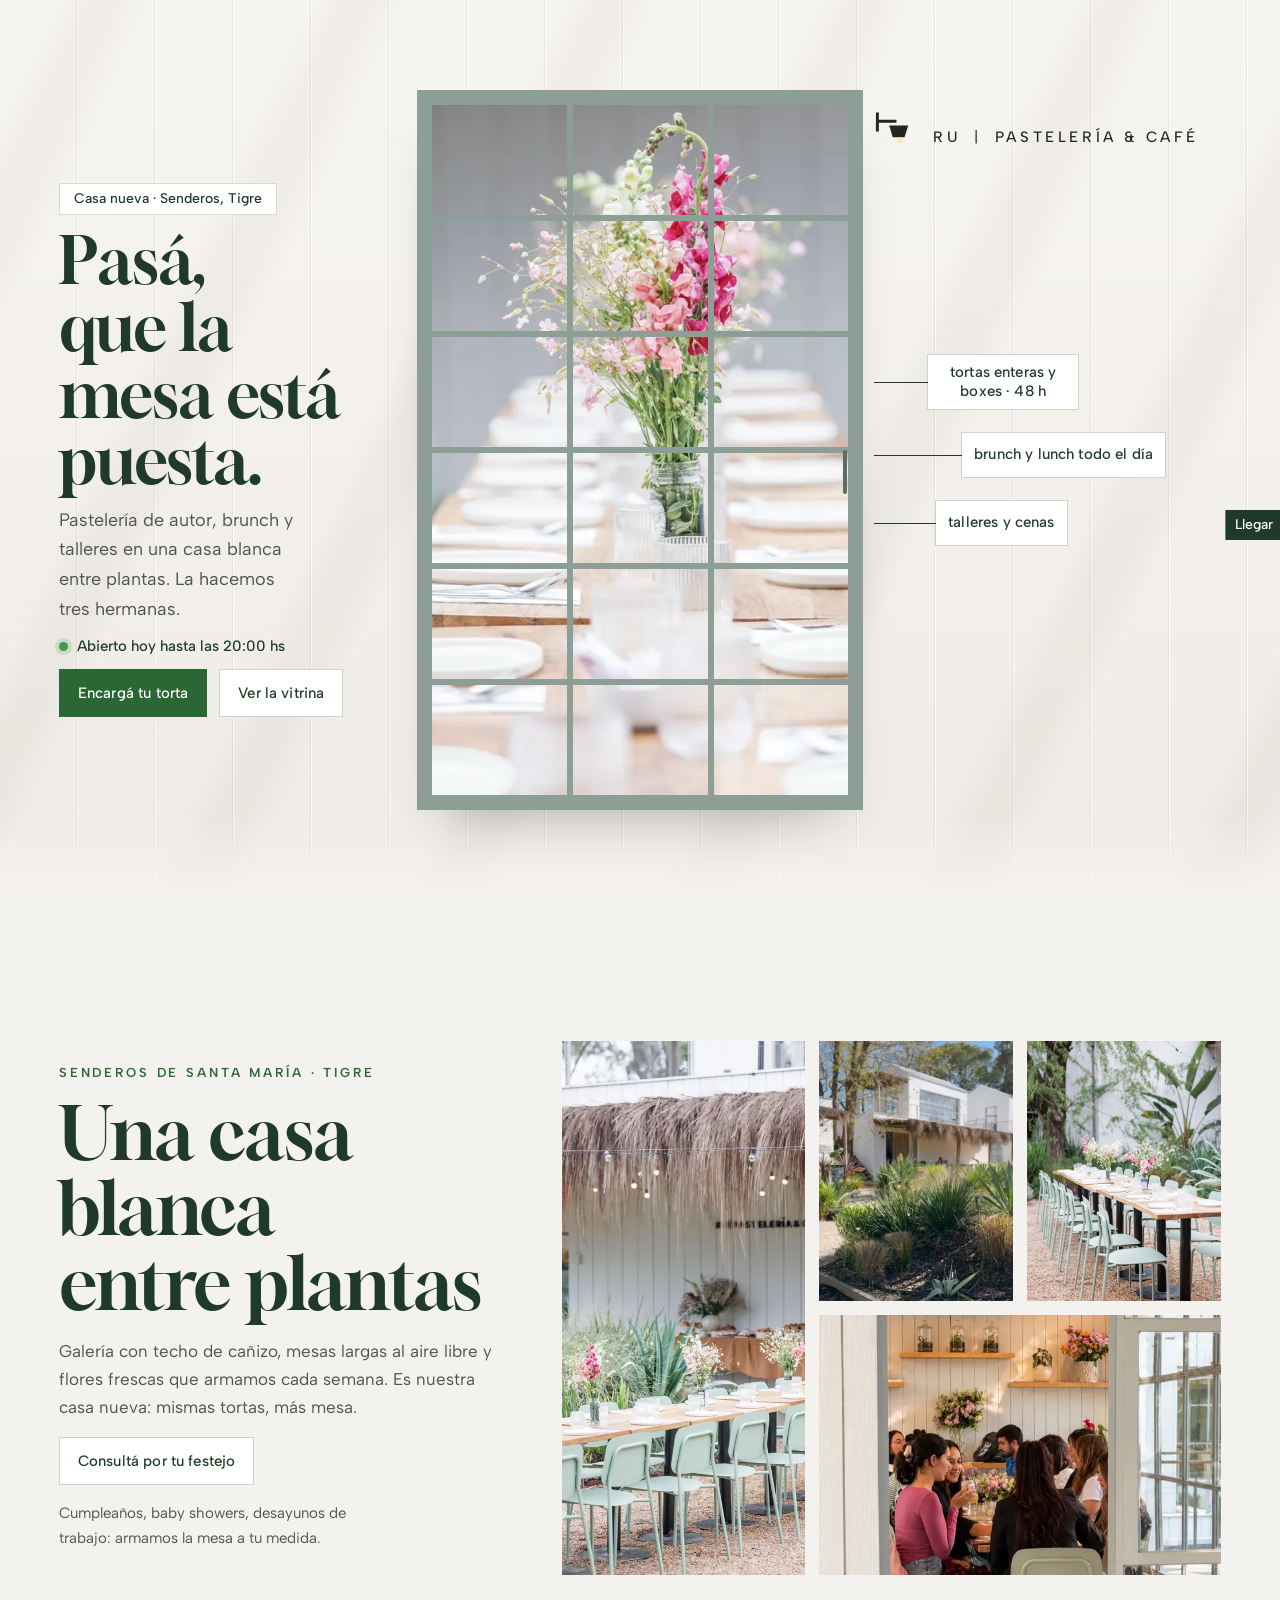
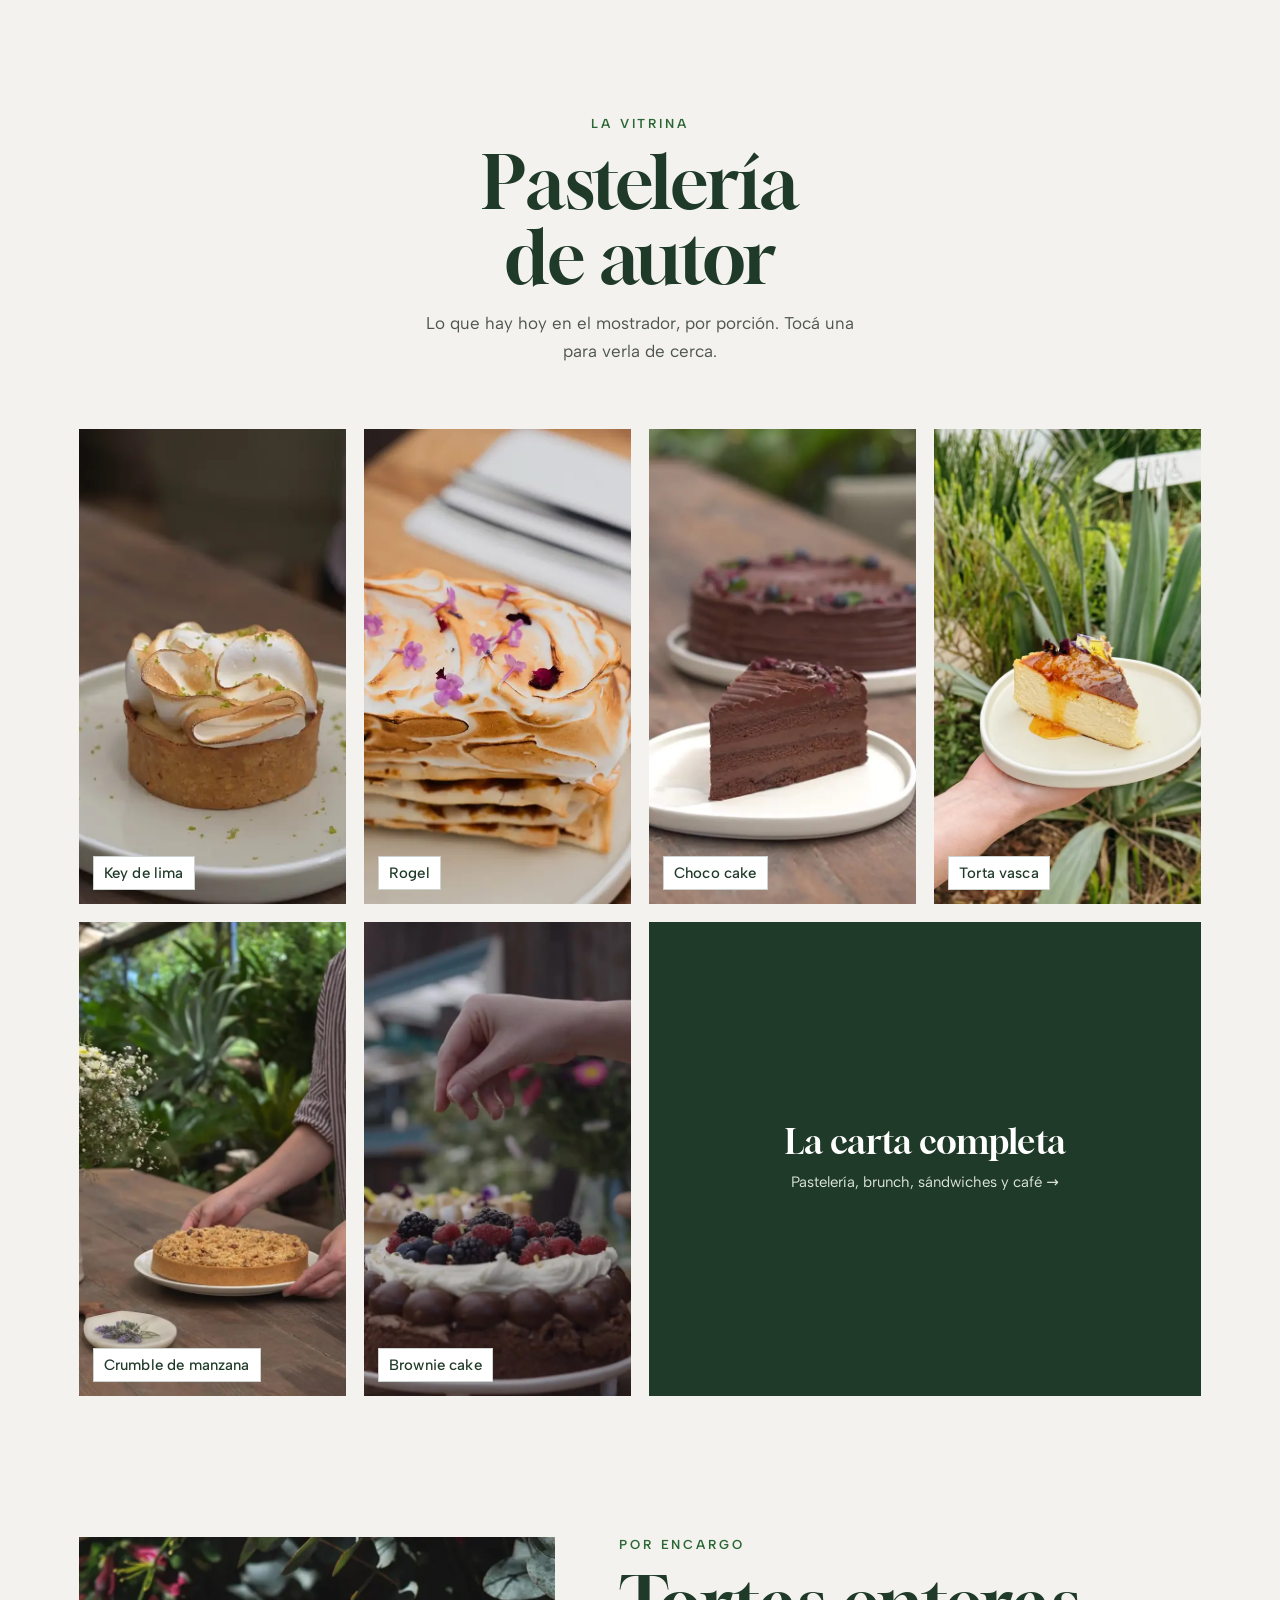
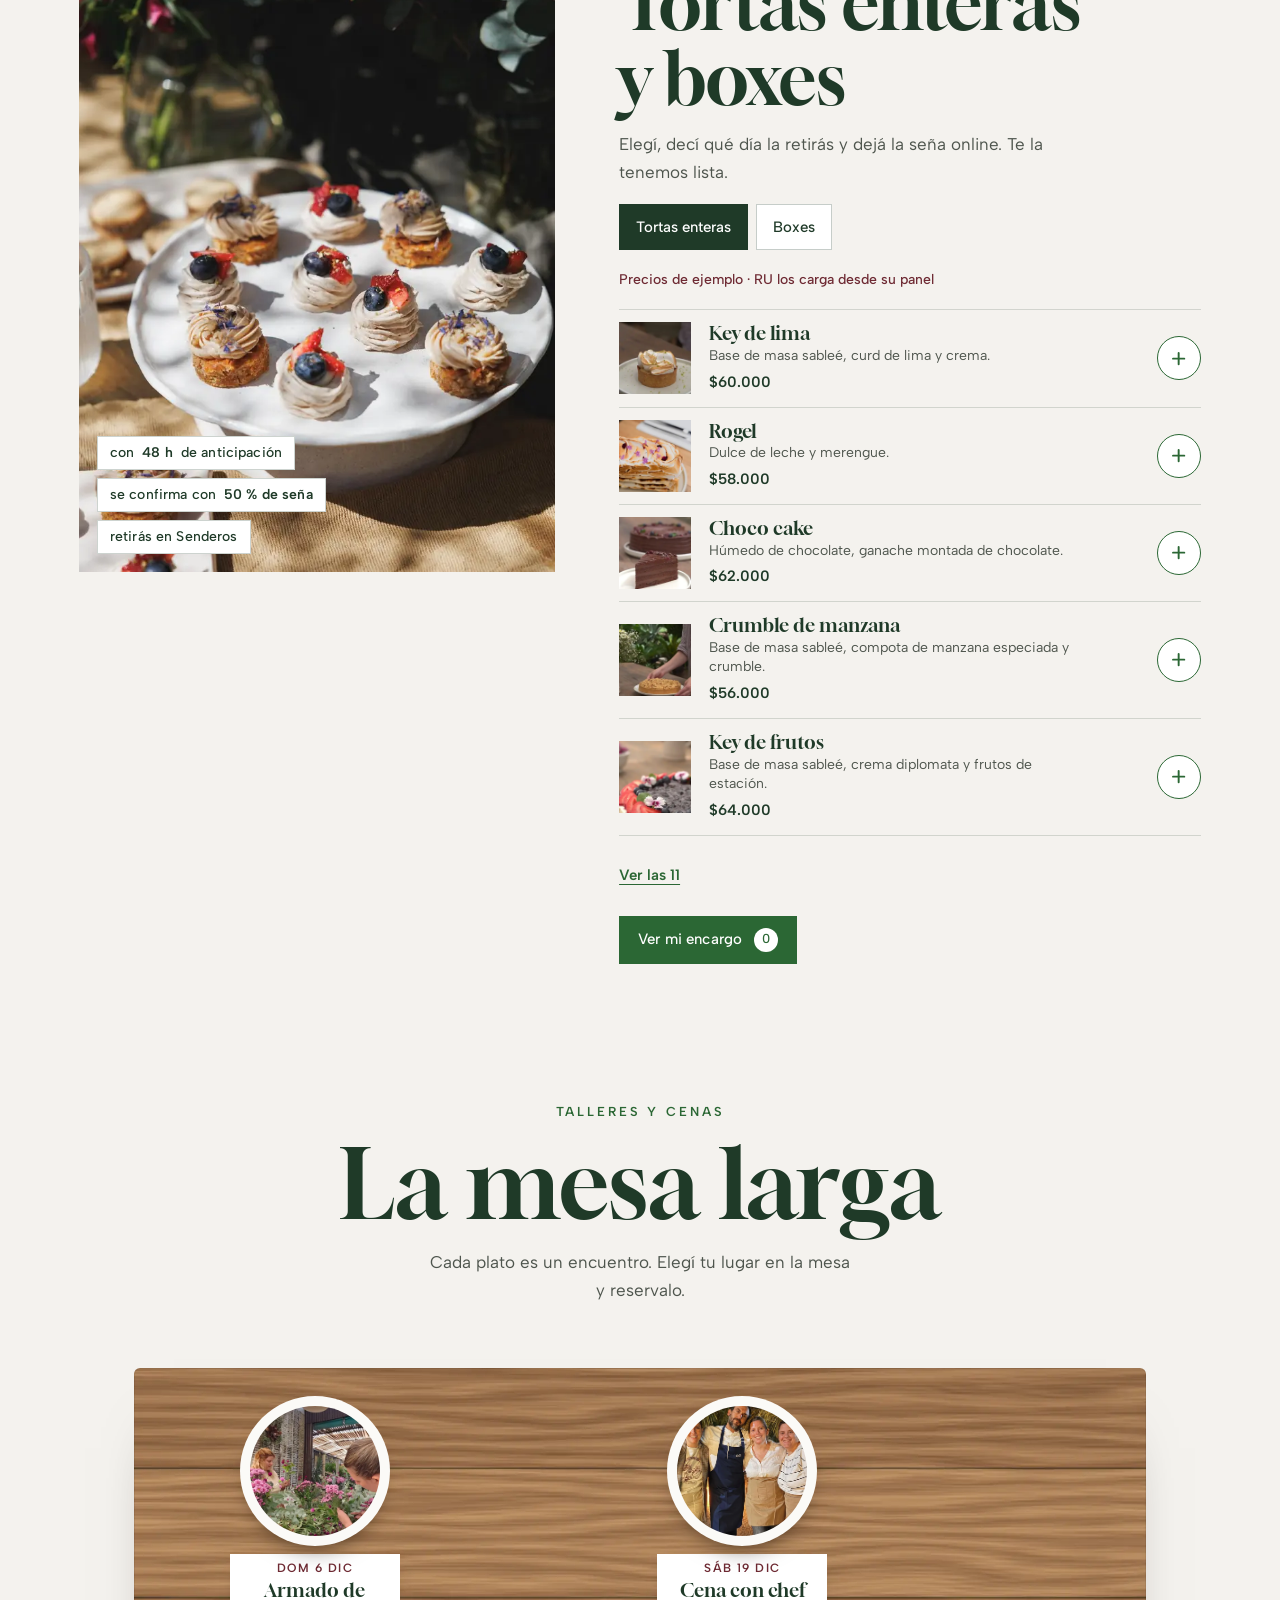
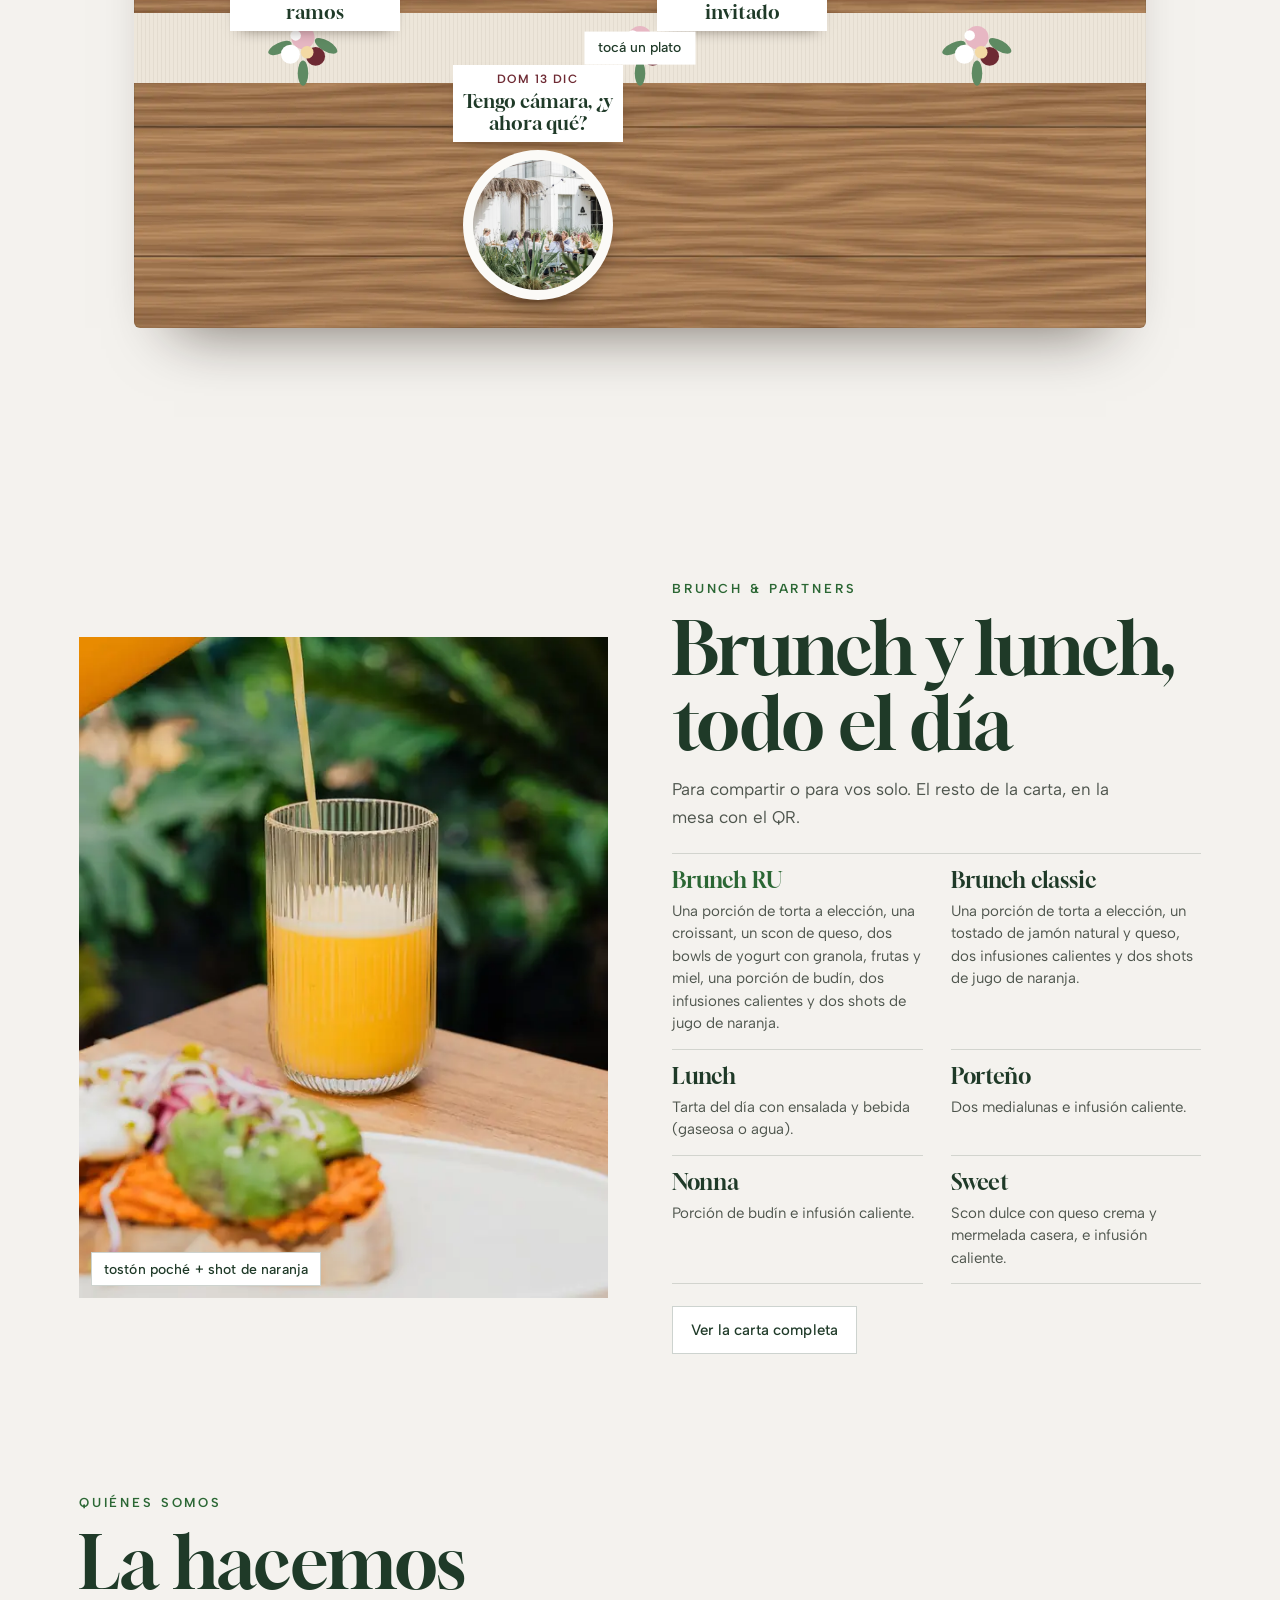
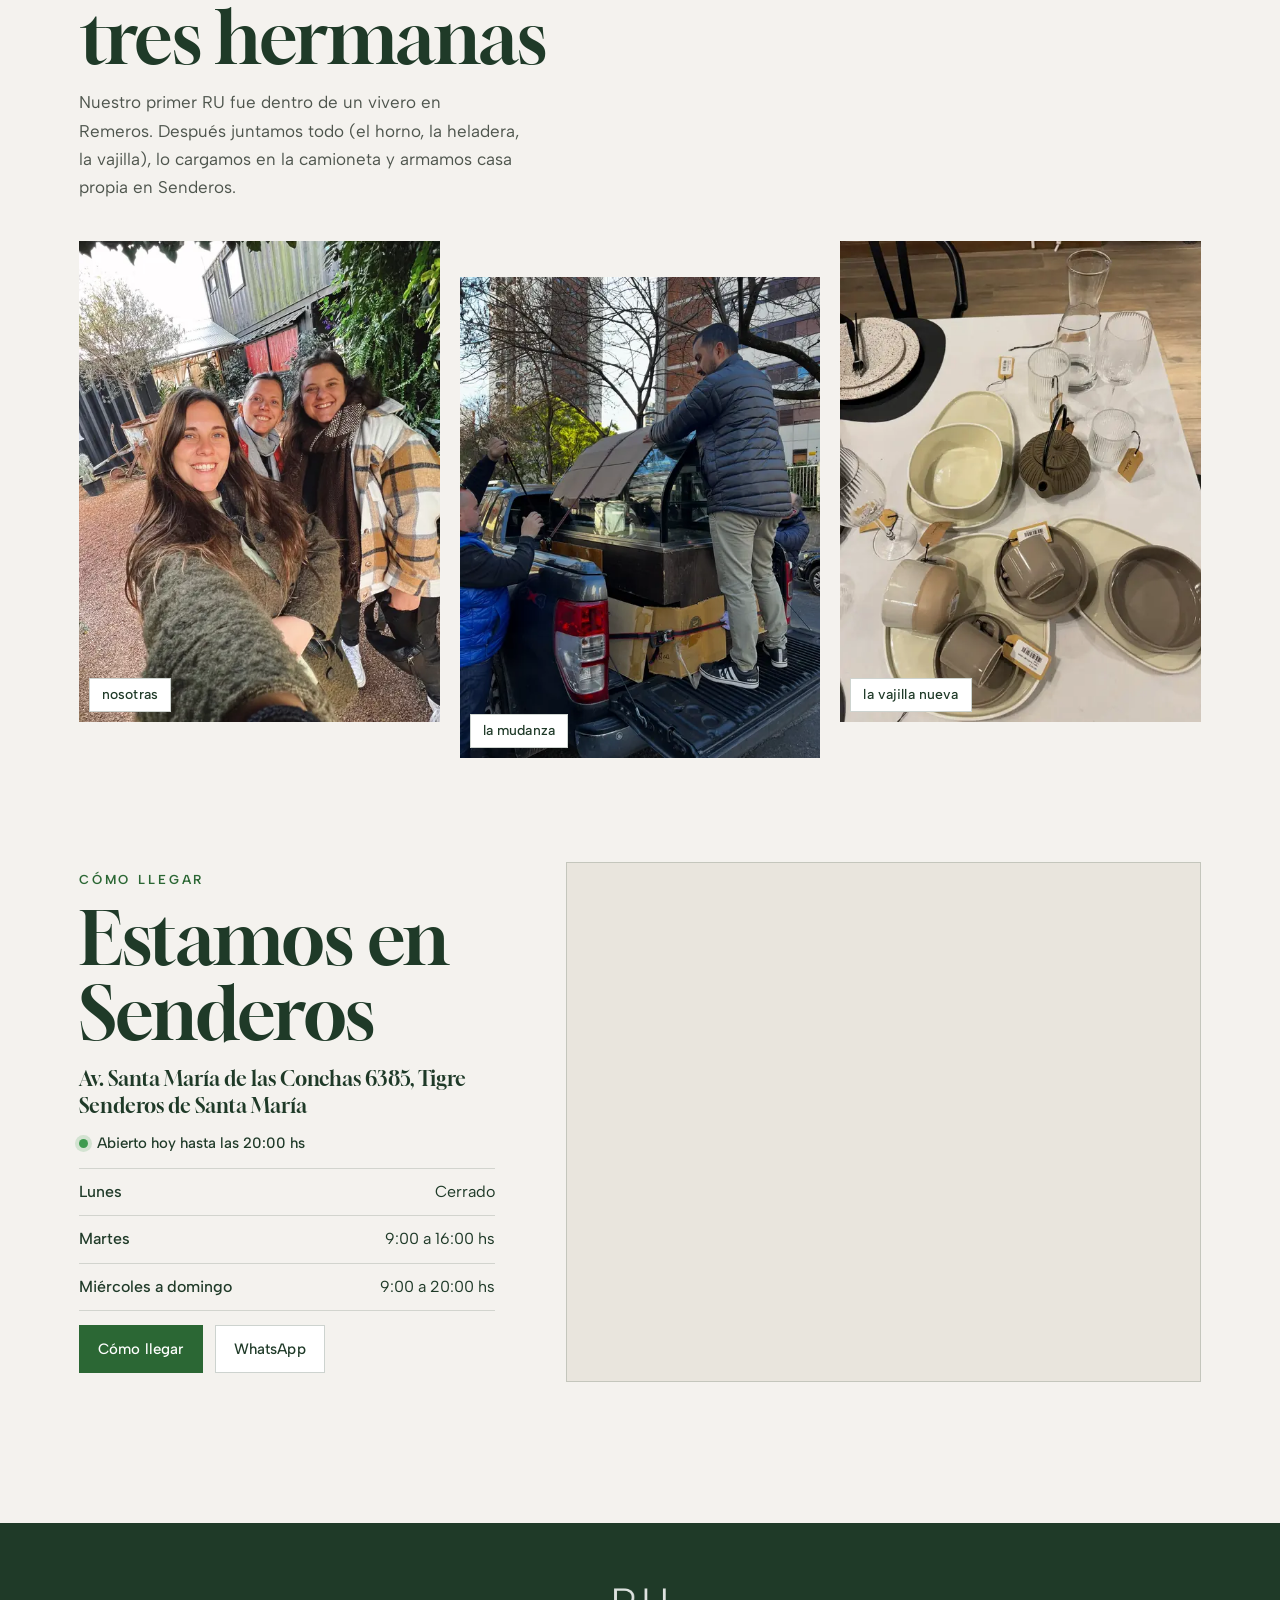
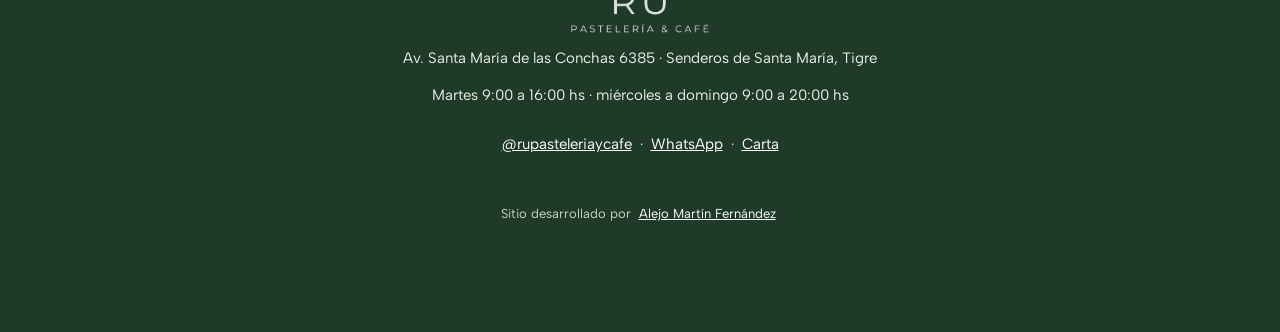
<file: index.html>
<!doctype html>
<html lang="es-AR">
<head>
<meta charset="utf-8">
<meta name="viewport" content="width=device-width, initial-scale=1, viewport-fit=cover">
<title>RU · Pastelería &amp; Café en Senderos, Tigre</title>
<meta name="description" content="Pastelería de autor, brunch y talleres en una casa blanca entre plantas. Encargá tortas enteras y boxes con seña online.">
<meta property="og:type" content="website">
<meta property="og:site_name" content="RU · Pastelería &amp; Café">
<meta property="og:title" content="RU · Pastelería &amp; Café en Senderos">
<meta property="og:description" content="Tortas por encargo, brunch y talleres. Encargá con seña online.">
<meta property="og:url" content="https://ru-pasteleria.vercel.app/">
<meta property="og:image" content="https://ru-pasteleria.vercel.app/img/og.jpg?v=1">
<meta property="og:image:width" content="1200">
<meta property="og:image:height" content="630">
<meta property="og:image:type" content="image/jpeg">
<meta property="og:image:alt" content="La puerta de RU con la mesa larga y flores, y el logo RU Pastelería &amp; Café">
<meta name="twitter:card" content="summary_large_image">
<meta name="twitter:image" content="https://ru-pasteleria.vercel.app/img/og.jpg?v=1">
<meta name="theme-color" content="#F4F2EE">
<link rel="icon" href="img/favicon.png">
<script>
(function(){var d=document.documentElement;
if(!matchMedia('(prefers-reduced-motion: reduce)').matches&&new URLSearchParams(location.search).get('intro')!=='no')d.classList.add('con-intro');})();
</script>
<link rel="preload" href="img/logo-verde.png" as="image" fetchpriority="high">
<link rel="preload" href="fonts/gloock-latin-400-normal.woff2" as="font" type="font/woff2" crossorigin>
<link rel="preload" href="fonts/albert-sans-latin-400-normal.woff2" as="font" type="font/woff2" crossorigin>
<link rel="stylesheet" href="css/fuentes.css?v=1">
<link rel="stylesheet" href="kit/kit.css?v=1">
<link rel="stylesheet" href="css/ru.css?v=4">
</head>
<body>

<div class="intro" aria-hidden="true">
  <img class="intro__logo" src="img/logo-verde.png" alt="" width="400" height="135">
</div>

<main>
<!-- ============ 01 · La puerta ============ -->
<section class="heroA" id="inicio" aria-label="RU Pastelería y Café">
  <div class="heroA__escena">
    <div class="pared" aria-hidden="true"><div class="pared__sol"></div></div>
    <p class="cartel" aria-hidden="true">RU <span>|</span> PASTELERÍA &amp; CAFÉ</p>

    <div class="heroA__texto">
      <p class="chip">Casa nueva · Senderos, Tigre</p>
      <h1 class="titulo">Pasá, que la mesa está puesta.</h1>
      <p class="bajada">Pastelería de autor, brunch y talleres en una casa blanca entre plantas. La hacemos tres hermanas.</p>
      <p class="estado" data-estado>Abierto de miércoles a domingo, 9:00 a 20:00 hs</p>
      <div class="acciones">
        <a class="rotulo rotulo--lleno" href="#encargos">Encargá tu torta</a>
        <a class="rotulo" href="#vitrina">Ver la vitrina</a>
      </div>
    </div>

    <a class="puerta" href="#casa" aria-label="Entrar a la casa">
      <span class="puerta__vista"><img src="img/interior-mesa.webp" srcset="img/interior-mesa-s.webp 640w, img/interior-mesa.webp 1100w, img/interior-mesa-l.webp 1650w" sizes="(min-width: 900px) 480px, 64vw" width="1100" height="1467" alt="La mesa larga con flores en la casa de Senderos" fetchpriority="high"></span>
      <span class="puerta__reja" aria-hidden="true"></span>
      <span class="puerta__panos panos" aria-hidden="true"></span>
      <span class="puerta__manija" aria-hidden="true"></span>
    </a>
    <svg class="farol" viewBox="0 0 60 80" aria-hidden="true"><path d="M6 6v26M6 18h26" stroke="#23251F" stroke-width="4" fill="none"/><path d="M22 24h26l-5 16H27z" fill="#23251F"/><circle cx="37" cy="44" r="4" fill="#F6E7B8"/></svg>

    <ul class="heroA__rotulos">
      <li class="r1"><a class="rotulo rotulo--hilo" href="#encargos"><span class="solo-d">tortas enteras y boxes · 48 h</span><span class="solo-c">tortas por encargo</span></a></li>
      <li class="r2"><a class="rotulo rotulo--hilo" href="#brunch">brunch y lunch todo el día</a></li>
      <li class="r3"><a class="rotulo rotulo--hilo" href="#mesa">talleres y cenas</a></li>
    </ul>
  </div>
</section>

<!-- ============ 02 · La casa nueva ============ -->
<section class="casa" id="casa" aria-labelledby="casa-t">
  <div class="casa__txt rv">
    <p class="ojo">Senderos de Santa María · Tigre</p>
    <h2 id="casa-t" class="titulo">Una casa blanca entre plantas</h2>
    <p class="bajada">Galería con techo de cañizo, mesas largas al aire libre y flores frescas que armamos cada semana. Es nuestra casa nueva: mismas tortas, más mesa.</p>
    <a class="rotulo" href="https://wa.me/5491134367019?text=Hola%20RU!%20Quiero%20consultar%20por%20un%20festejo" target="_blank" rel="noopener">Consultá por tu festejo</a>
    <p class="casa__nota">Cumpleaños, baby showers, desayunos de trabajo: armamos la mesa a tu medida.</p>
  </div>
  <div class="casa__fotos fila">
    <figure class="vidrio f1"><img src="img/casa-galeria.webp" srcset="img/casa-galeria-s.webp 700w, img/casa-galeria.webp 1300w" sizes="(min-width: 900px) 40vw, 78vw" width="1300" height="1733" alt="La galería con techo de cañizo y la mesa larga con flores" loading="lazy"><span class="panos" aria-hidden="true"></span></figure>
    <figure class="vidrio f2"><img src="img/casa-frente.webp" width="600" height="1068" alt="El frente de la casa blanca en Senderos" loading="lazy"><span class="panos" aria-hidden="true"></span></figure>
    <figure class="vidrio f3"><img src="img/casa-mesa.webp" width="600" height="800" alt="Mesas largas con sillas verde salvia entre plantas" loading="lazy"><span class="panos" aria-hidden="true"></span></figure>
    <figure class="vidrio f4"><img src="img/casa-adentro.webp" width="600" height="800" alt="El salón de adentro con flores y luz natural" loading="lazy"><span class="panos" aria-hidden="true"></span></figure>
  </div>
</section>

<!-- ============ 03 · La vitrina ============ -->
<section class="vitrina" id="vitrina" aria-labelledby="vitrina-t">
  <div class="cab rv">
    <p class="ojo">La vitrina</p>
    <h2 id="vitrina-t" class="titulo">Pastelería de autor</h2>
    <p class="bajada">Lo que hay hoy en el mostrador, por porción. Tocá una para verla de cerca.</p>
  </div>
  <div class="vitrina__grilla rv" data-vitrina></div>
</section>

<!-- ============ 04 · Encargos ============ -->
<section class="encargos" id="encargos" aria-labelledby="encargos-t">
  <div class="encargos__in">
    <div class="encargos__foto vidrio rv">
      <img src="img/e-mesa.webp" srcset="img/e-mesa-s.webp 700w, img/e-mesa.webp 1100w" sizes="(min-width: 900px) 36vw, 100vw" width="1100" height="1467" alt="Bocaditos de carrot y pavlova para una mesa de festejo" loading="lazy">
      <span class="panos" aria-hidden="true"></span>
      <ul class="reglas">
        <li class="rotulo rotulo--hilo rotulo--chico">con <b>48 h</b> de anticipación</li>
        <li class="rotulo rotulo--hilo rotulo--chico">se confirma con <b>50 % de seña</b></li>
        <li class="rotulo rotulo--hilo rotulo--chico">retirás en Senderos</li>
      </ul>
    </div>
    <div class="encargos__lista">
      <div class="rv">
        <p class="ojo">Por encargo</p>
        <h2 id="encargos-t" class="titulo">Tortas enteras y boxes</h2>
        <p class="bajada">Elegí, decí qué día la retirás y dejá la seña online. Te la tenemos lista.</p>
      </div>
      <div class="pestanas" role="tablist" aria-label="Tortas o boxes">
        <button type="button" role="tab" aria-selected="true" data-tab="t-tortas">Tortas enteras</button>
        <button type="button" role="tab" aria-selected="false" data-tab="t-boxes">Boxes</button>
      </div>
      <p class="ejemplo">Precios de ejemplo · RU los carga desde su panel</p>
      <ul class="tienda" data-tienda aria-live="polite"></ul>
      <button type="button" class="mas" data-mas hidden>Ver todas</button>
      <button type="button" class="rotulo rotulo--lleno encargos__ver" data-kit-open="carrito">Ver mi encargo <span class="n" data-n>0</span></button>
    </div>
  </div>
</section>

<!-- ============ 05 · WOW · La mesa larga ============ -->
<section class="mesa" id="mesa" aria-labelledby="mesa-t">
  <div class="mesa__cab rv">
    <p class="ojo">Talleres y cenas</p>
    <h2 id="mesa-t" class="titulo">La mesa larga</h2>
    <p class="bajada">Cada plato es un encuentro. Elegí tu lugar en la mesa y reservalo.</p>
  </div>
  <div class="tablon">
    <div class="tablon__madera">
      <div class="camino" aria-hidden="true">
        <svg class="ramo" viewBox="0 0 80 80"><use href="#ramito"/></svg>
        <svg class="ramo" viewBox="0 0 80 80"><use href="#ramito"/></svg>
        <svg class="ramo" viewBox="0 0 80 80"><use href="#ramito"/></svg>
      </div>
      <p class="invita" data-invita>tocá un plato</p>
      <div class="lugares" data-lugares></div>
      <div class="ficha" data-ficha role="dialog" aria-modal="false" aria-labelledby="ficha-t" hidden>
        <button class="ficha__x" type="button" data-cerrar aria-label="Cerrar">×</button>
        <figure class="ficha__foto vidrio"><img data-f="foto" src="img/ev-acuarela.webp" width="720" height="960" alt=""><span class="panos" aria-hidden="true"></span></figure>
        <div class="ficha__txt">
          <p class="ficha__tipo" data-f="tipo">Workshop</p>
          <h3 id="ficha-t" class="ficha__t" data-f="titulo">Taller</h3>
          <p class="ficha__cuando" data-f="cuando">Fecha</p>
          <p class="ficha__desc" data-f="desc">Texto</p>
          <div class="ficha__cupos"><span class="sillas" data-f="sillas" aria-hidden="true"></span><span data-f="cupos">Lugares</span></div>
          <div class="ficha__pie">
            <p class="ficha__precio" data-f="precio">Precio</p>
            <button class="rotulo rotulo--lleno" type="button" data-reservar>Reservar mi lugar</button>
          </div>
          <p class="ficha__nota">Fechas y precios de ejemplo · RU los carga desde su panel.</p>
        </div>
      </div>
    </div>
  </div>
</section>

<!-- ============ 06 · Brunch y lunch ============ -->
<section class="brunch" id="brunch" aria-labelledby="brunch-t">
  <div class="brunch__in">
    <figure class="brunch__foto vidrio rv">
      <img src="img/b-toston.webp" srcset="img/b-toston-s.webp 600w, img/b-toston.webp 1000w" sizes="(min-width: 900px) 42vw, 100vw" width="1000" height="1250" alt="Tostón con palta y jugo de naranja recién servido" loading="lazy">
      <span class="panos" aria-hidden="true"></span>
      <figcaption class="rotulo rotulo--hilo rotulo--chico">tostón poché + shot de naranja</figcaption>
    </figure>
    <div class="brunch__txt">
      <div class="rv">
        <p class="ojo">Brunch &amp; partners</p>
        <h2 id="brunch-t" class="titulo">Brunch y lunch, todo el día</h2>
        <p class="bajada">Para compartir o para vos solo. El resto de la carta, en la mesa con el QR.</p>
      </div>
      <ul class="combos" data-combos></ul>
      <a class="rotulo" href="carta/">Ver la carta completa</a>
    </div>
  </div>
</section>

<!-- ============ 07 · Tres hermanas ============ -->
<section class="hermanas" aria-labelledby="hermanas-t">
  <div class="hermanas__txt rv">
    <p class="ojo">Quiénes somos</p>
    <h2 id="hermanas-t" class="titulo">La hacemos tres hermanas</h2>
    <p class="bajada">Nuestro primer RU fue dentro de un vivero en Remeros. Después juntamos todo (el horno, la heladera, la vajilla), lo cargamos en la camioneta y armamos casa propia en Senderos.</p>
  </div>
  <div class="hermanas__fotos fila">
    <figure class="vidrio"><img src="img/h-1.webp" width="520" height="693" alt="Las tres hermanas de RU" loading="lazy"><span class="panos" aria-hidden="true"></span><figcaption class="rotulo rotulo--chico">nosotras</figcaption></figure>
    <figure class="vidrio"><img src="img/h-2.webp" width="520" height="693" alt="Cargando la camioneta en la mudanza" loading="lazy"><span class="panos" aria-hidden="true"></span><figcaption class="rotulo rotulo--chico">la mudanza</figcaption></figure>
    <figure class="vidrio"><img src="img/h-3.webp" width="520" height="693" alt="La vajilla nueva sobre la mesa" loading="lazy"><span class="panos" aria-hidden="true"></span><figcaption class="rotulo rotulo--chico">la vajilla nueva</figcaption></figure>
  </div>
</section>

<!-- ============ 08 · Cómo llegar ============ -->
<section class="llegar" id="llegar" aria-labelledby="llegar-t">
  <div class="llegar__in">
    <div class="llegar__txt rv">
      <p class="ojo">Cómo llegar</p>
      <h2 id="llegar-t" class="titulo">Estamos en Senderos</h2>
      <p class="dir">Av. Santa María de las Conchas 6385, Tigre<br>Senderos de Santa María</p>
      <p class="estado" data-estado>Abierto</p>
      <dl class="horas">
        <div><dt>Lunes</dt><dd>Cerrado</dd></div>
        <div><dt>Martes</dt><dd>9:00 a 16:00 hs</dd></div>
        <div><dt>Miércoles a domingo</dt><dd>9:00 a 20:00 hs</dd></div>
      </dl>
      <div class="acciones">
        <a class="rotulo rotulo--lleno" href="https://www.google.com/maps/dir/?api=1&amp;destination=Senderos%20de%20Santa%20Mar%C3%ADa%2C%20Av.%20Santa%20Mar%C3%ADa%20de%20las%20Conchas%206385%2C%20Tigre" target="_blank" rel="noopener">Cómo llegar</a>
        <a class="rotulo" href="https://wa.me/5491134367019" target="_blank" rel="noopener">WhatsApp</a>
      </div>
    </div>
    <div class="mapa rv">
      <iframe title="Mapa de RU en Senderos de Santa María, Tigre" src="https://www.google.com/maps?q=Av.+Santa+Mar%C3%ADa+de+las+Conchas+6385,+Tigre,+Buenos+Aires&amp;z=14&amp;output=embed" loading="lazy" referrerpolicy="no-referrer-when-downgrade"></iframe>
    </div>
  </div>
</section>
</main>

<div data-kit="carta" id="carta-datos" data-kit-pedir="false" hidden></div>
<div data-kit="carta" id="tienda-datos" data-kit-tienda="true" hidden></div>

<nav class="barra" aria-label="Secciones" data-barra>
  <a href="#vitrina" data-label="Vitrina" aria-label="Vitrina"><span class="barra__n">01</span>Vitrina</a>
  <a href="#encargos" data-label="Encargar" aria-label="Encargar"><span class="barra__n">02</span>Encargar</a>
  <a href="#mesa" data-label="Talleres" aria-label="Talleres"><span class="barra__n">03</span>Talleres</a>
  <a href="#llegar" data-label="Llegar" aria-label="Llegar"><span class="barra__n">04</span>Llegar</a>
  <button type="button" class="barra__enc" data-kit-open="carrito" data-label="Tu encargo" aria-label="Ver tu encargo" hidden><span class="barra__n" data-n>0</span>Tu encargo</button>
</nav>

<footer class="pie">
  <img src="img/logo-blanco.png" width="400" height="135" alt="RU Pastelería &amp; Café" class="pie__logo" loading="lazy">
  <p>Av. Santa María de las Conchas 6385 · Senderos de Santa María, Tigre</p>
  <p>Martes 9:00 a 16:00 hs · miércoles a domingo 9:00 a 20:00 hs</p>
  <p><a href="https://instagram.com/rupasteleriaycafe" target="_blank" rel="noopener">@rupasteleriaycafe</a> · <a href="https://wa.me/5491134367019" target="_blank" rel="noopener">WhatsApp</a> · <a href="carta/">Carta</a></p>
  <p class="pie__credito">Sitio desarrollado por <a href="https://alejomfernandez.com.ar" target="_blank" rel="noopener">Alejo Martín Fernández</a></p>
</footer>

<div class="pop" data-pop role="dialog" aria-modal="true" aria-labelledby="pop-t" hidden>
  <div class="pop__fondo" data-pop-cerrar></div>
  <div class="pop__caja">
    <button class="ficha__x" type="button" data-pop-cerrar aria-label="Cerrar">×</button>
    <figure class="pop__foto vidrio"><img data-pop-img src="img/v-lima.webp" width="560" height="747" alt=""><span class="panos" aria-hidden="true"></span></figure>
    <div class="pop__txt">
      <h3 id="pop-t" class="ficha__t" data-pop-t>Torta</h3>
      <p class="ficha__desc" data-pop-d>Descripción</p>
      <p class="pop__donde">Por porción, en el local.</p>
      <a class="rotulo rotulo--lleno" href="#encargos" data-pop-entera hidden>Encargala entera</a>
    </div>
  </div>
</div>

<div class="aviso" data-aviso role="status" aria-live="polite" hidden></div>

<svg width="0" height="0" style="position:absolute" aria-hidden="true">
  <symbol id="ramito" viewBox="0 0 80 80">
    <g fill="#5E8A62"><ellipse cx="18" cy="40" rx="12" ry="5" transform="rotate(-25 18 40)"/><ellipse cx="62" cy="38" rx="12" ry="5" transform="rotate(30 62 38)"/><ellipse cx="40" cy="64" rx="5" ry="12"/></g>
    <g><circle cx="40" cy="30" r="11" fill="#E7B7C3"/><circle cx="28" cy="46" r="9" fill="#FFFFFF"/><circle cx="52" cy="48" r="9" fill="#6E2A33"/><circle cx="44" cy="44" r="6" fill="#F3D9A4"/><circle cx="33" cy="28" r="5" fill="#FFFFFF"/></g>
  </symbol>
</svg>

<script type="module" src="js/ru.js?v=4"></script>
</body>
</html>
</file>
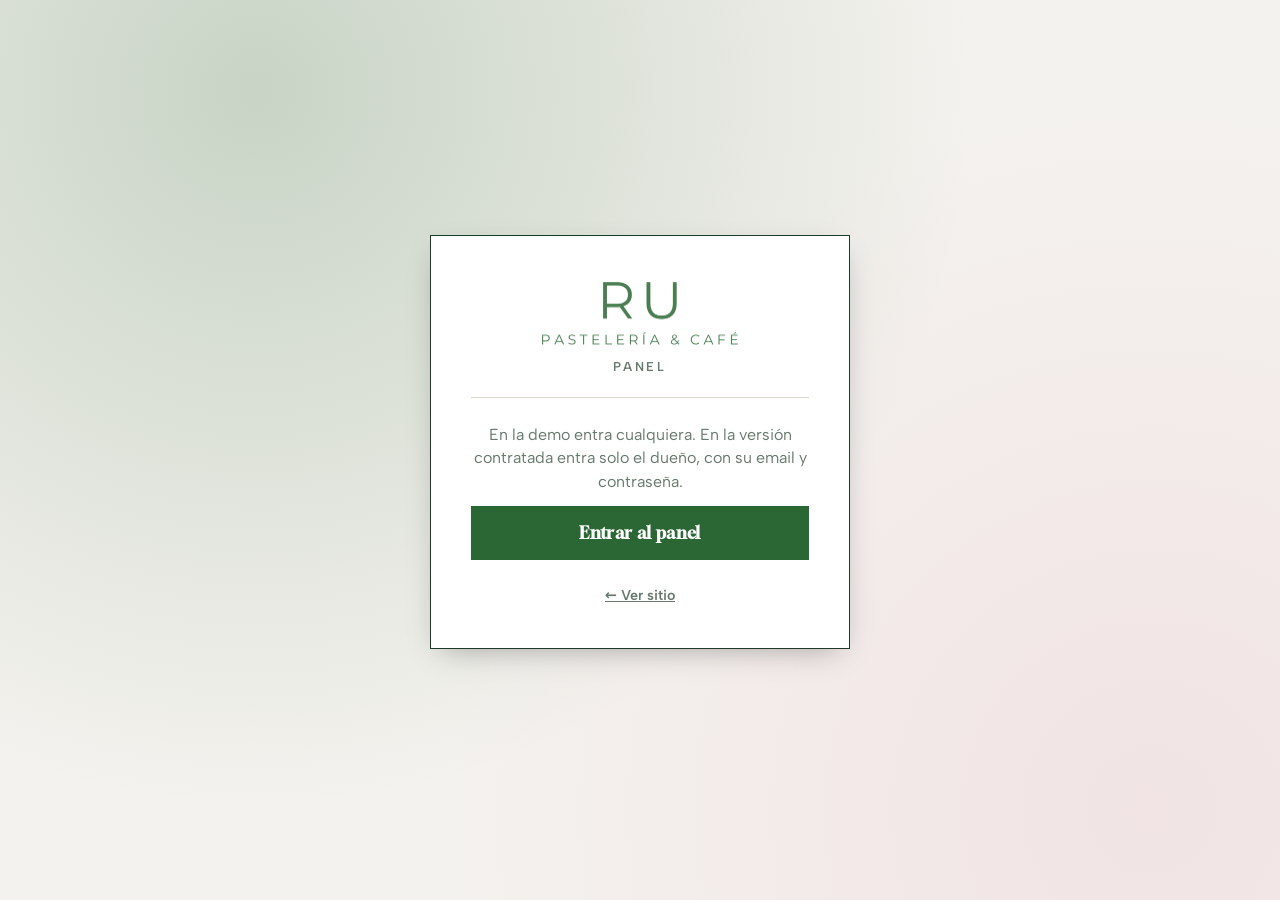
<file: admin/index.html>
<!doctype html>
<!-- Plantilla del panel. Va en web/admin/index.html de cada demo (scripts/instalar.mjs la copia). -->
<html lang="es">
<head>
<meta charset="utf-8">
<meta name="viewport" content="width=device-width, initial-scale=1, viewport-fit=cover">
<meta name="robots" content="noindex, nofollow">
<meta name="theme-color" content="#1F3A28">
<title>Panel · RU Pastelería & Café</title>
<link rel="icon" href="../img/favicon.png">
<script>
  // /admin sin barra final rompe las rutas relativas en algunos servidores (XAMPP): la agregamos.
  if (!/\/$|\.html$/.test(location.pathname)) location.replace(location.pathname + '/' + location.search + location.hash);
</script>
<link rel="stylesheet" href="../css/fuentes.css?v=1">
<link rel="stylesheet" href="../kit/kit.css?v=1">
<link rel="stylesheet" href="../kit/admin/admin.css?v=1">
</head>
<body>
<div id="kit-admin" class="kit-root kit-admin" aria-busy="true"></div>
<script type="module">
  import { initAdmin } from '../kit/admin/admin.js?v=1';
  initAdmin({ config: '../cliente.json', sitio: '../' });
</script>
</body>
</html>
</file>
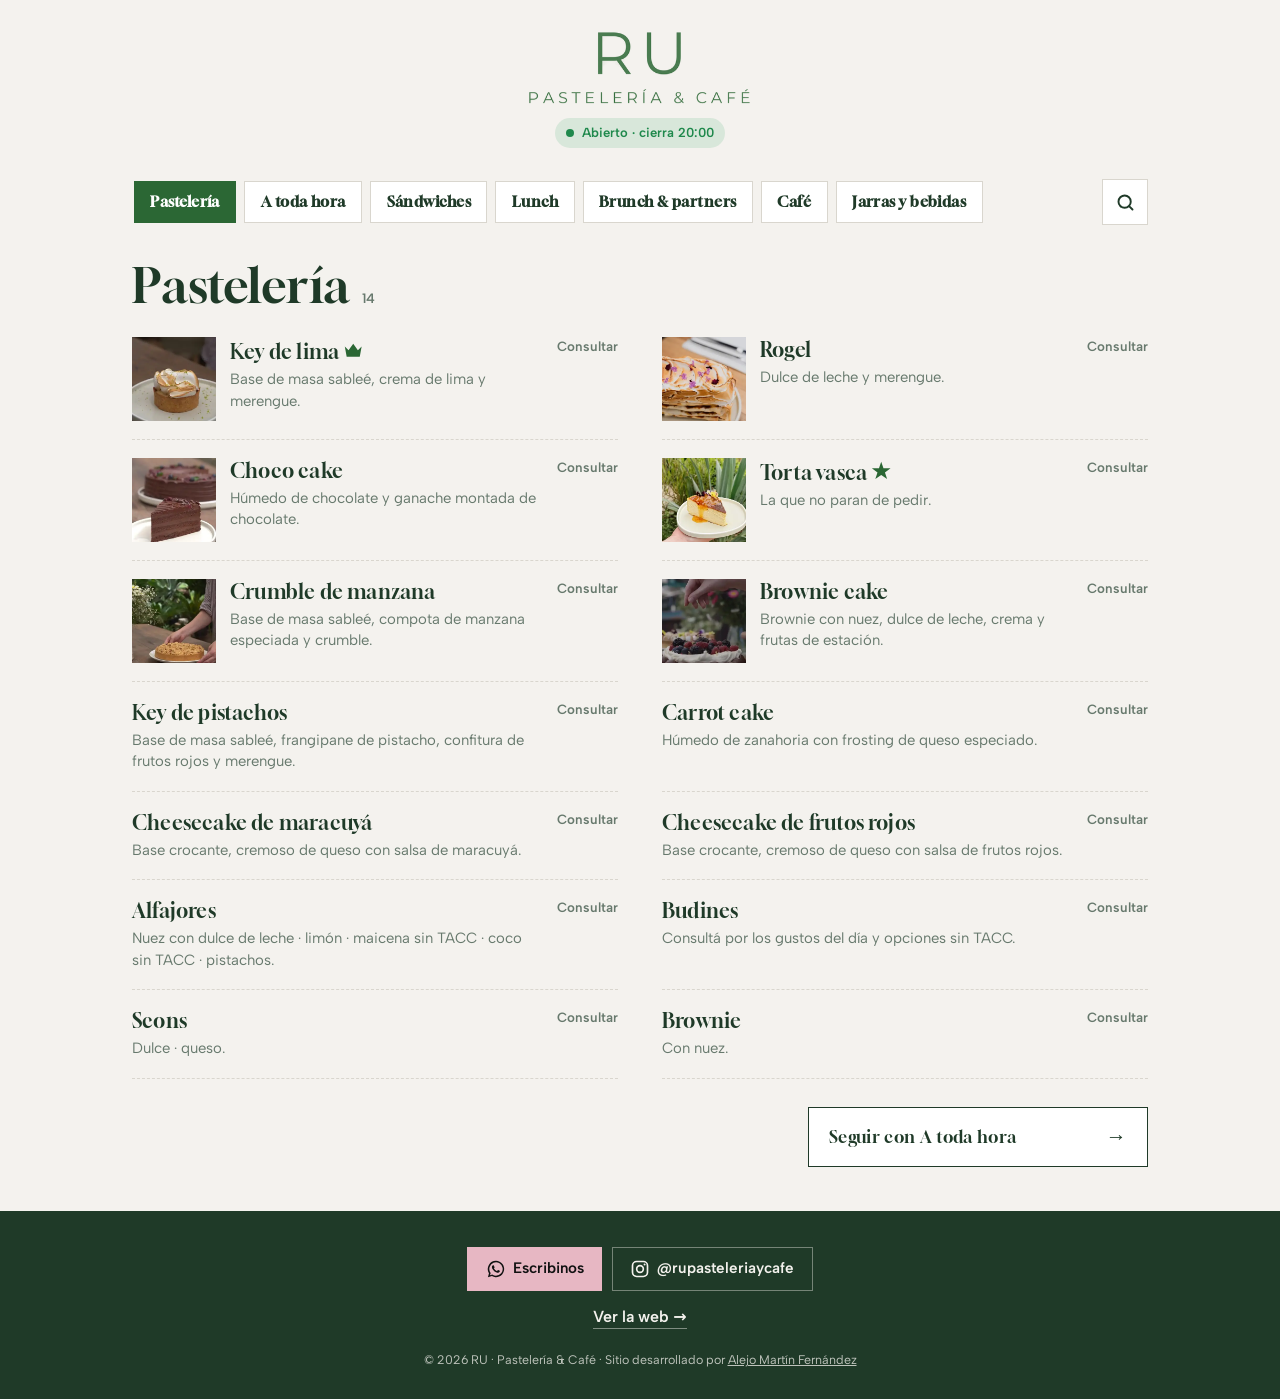
<file: carta/index.html>
<!doctype html>
<!-- Carta pública: la página a la que lleva el QR de las mesas. Va en web/carta/index.html de cada demo (scripts/instalar.mjs la copia).
     Se edita desde /admin (Carta) y el QR + las tarjetas para imprimir salen de /admin (QR de la carta). -->
<html lang="es">
<head>
<meta charset="utf-8">
<meta name="viewport" content="width=device-width, initial-scale=1, viewport-fit=cover">
<meta name="theme-color" content="#F4F2EE">
<title>Carta · RU Pastelería & Café</title>
<link rel="icon" href="../img/favicon.png">
<meta name="description" content="Carta online, siempre actualizada.">
<script>
  // /carta sin barra final rompe las rutas relativas en algunos servidores (XAMPP): la agregamos.
  if (!/\/$|\.html$/.test(location.pathname)) location.replace(location.pathname + '/' + location.search + location.hash);
</script>
<link rel="preconnect" href="https://fonts.googleapis.com"><link rel="preconnect" href="https://fonts.gstatic.com" crossorigin>
<link rel="stylesheet" href="../css/fuentes.css?v=1">
<link rel="stylesheet" href="../kit/kit.css?v=1">
<link rel="stylesheet" href="../kit/menu.css?v=1">
</head>
<body>
<div id="kit-menu" class="kit-root kit-menu" aria-busy="true"></div>
<script type="module">
  import { initMenu } from '../kit/modules/menu.js?v=1';
  initMenu({ config: '../cliente.json', sitio: '../', imagenes: { lqip: '../img/lqip.json' } });
</script>
</body>
</html>
</file>
<file: css/fuentes.css>
@font-face{font-family:"Gloock";src:url(../fonts/gloock-latin-400-normal.woff2) format("woff2");font-weight:400;font-display:swap}
@font-face{font-family:"Albert Sans";src:url(../fonts/albert-sans-latin-400-normal.woff2) format("woff2");font-weight:400;font-display:swap}
@font-face{font-family:"Albert Sans";src:url(../fonts/albert-sans-latin-400-italic.woff2) format("woff2");font-weight:400;font-style:italic;font-display:swap}
@font-face{font-family:"Albert Sans";src:url(../fonts/albert-sans-latin-500-normal.woff2) format("woff2");font-weight:500;font-display:swap}
@font-face{font-family:"Albert Sans";src:url(../fonts/albert-sans-latin-600-normal.woff2) format("woff2");font-weight:600;font-display:swap}
</file>
<file: kit/kit.css>
/* KIT DEMOS — estilos de módulos y popups.
   Todo sale de las variables --kit-* que arma core/theme.js desde cliente.json → marca.
   Cada demo puede pisar cualquier variable o clase .kit-* en su propio CSS. */

:root {
  --kit-bg: #fff; --kit-surface: #fff; --kit-text: #151515; --kit-muted: #666; --kit-primary: #111; --kit-on-primary: #fff;
  --kit-accent: #fc0; --kit-on-accent: #111; --kit-border: #ddd; --kit-ok: #1f9d55; --kit-warn: #d97706; --kit-danger: #d42a1d;
  --kit-font-head: inherit; --kit-font-body: inherit; --kit-head-case: uppercase;
  --kit-radius: 14px; --kit-radius-btn: 12px; --kit-border-w: 1.5px; --kit-shadow: 0 10px 30px -12px rgba(0,0,0,.35);
  --kit-ease: cubic-bezier(.2,.8,.2,1); --kit-z: 9000;
}
.kit-root, .kit-root *, .kit-root *::before, .kit-root *::after { box-sizing: border-box; }
.kit-root [hidden], .kit-root[hidden] { display: none !important; }
.kit-root { font-family: var(--kit-font-body); color: var(--kit-text); -webkit-tap-highlight-color: transparent; }
.kit-sr { position: absolute !important; width: 1px; height: 1px; overflow: hidden; clip: rect(0 0 0 0); white-space: nowrap; }
html.kit-lock { overflow: hidden; }
html.kit-lock body { overflow: hidden; touch-action: none; }

/* ---------- botones ---------- */
.kit-btn {
  appearance: none; display: inline-flex; align-items: center; justify-content: center; gap: .45em;
  min-height: 44px; padding: .7em 1.15em; border: var(--kit-border-w) solid var(--kit-primary); border-radius: var(--kit-radius-btn);
  background: var(--kit-primary); color: var(--kit-on-primary); font: 700 .95rem/1.1 var(--kit-font-body); text-decoration: none;
  cursor: pointer; transition: transform .15s var(--kit-ease), filter .15s, background .2s, box-shadow .2s; white-space: nowrap;
}
.kit-btn:hover { filter: brightness(1.08); }
.kit-btn:active { transform: translateY(1px) scale(.98); }
.kit-btn:focus-visible, .kit-chip:focus-visible, .kit-tab:focus-visible, .kit-add:focus-visible, .kit-x:focus-visible { outline: 3px solid var(--kit-accent); outline-offset: 2px; }
.kit-btn--ghost { background: var(--kit-surface); color: var(--kit-text); border-color: var(--kit-border); }
.kit-btn--danger { background: var(--kit-danger); border-color: var(--kit-danger); color: #fff; }
.kit-btn--danger-t { color: var(--kit-danger); }
.kit-btn--sm { min-height: 36px; padding: .45em .85em; font-size: .85rem; }
.kit-btn--big { min-height: 54px; font-size: 1.05rem; font-family: var(--kit-font-head); text-transform: var(--kit-head-case); letter-spacing: .02em; }
.kit-btn--block { width: 100%; }
.kit-btn[disabled] { opacity: .55; cursor: not-allowed; }
.kit-btn.is-loading { position: relative; color: transparent !important; }
.kit-btn.is-loading::after { content: ""; position: absolute; width: 20px; height: 20px; border: 2.5px solid var(--kit-on-primary); border-right-color: transparent; border-radius: 50%; animation: kit-spin .7s linear infinite; }
.kit-icon { appearance: none; width: 36px; height: 36px; display: inline-grid; place-items: center; border: var(--kit-border-w) solid var(--kit-border); border-radius: 10px; background: var(--kit-surface); color: var(--kit-text); cursor: pointer; font-size: 1rem; }
.kit-icon--danger { color: var(--kit-danger); }
.kit-icon[disabled] { opacity: .35; cursor: default; }
.kit-row { display: flex; gap: .6rem; flex-wrap: wrap; align-items: center; }
.kit-row--end { justify-content: flex-end; } .kit-row--center { justify-content: center; } .kit-row--between { justify-content: space-between; }
.kit-row--stack { flex-direction: column; align-items: stretch; }

/* ---------- badges / tags ---------- */
.kit-badge { display: inline-flex; align-items: center; gap: .3em; padding: .28em .6em; border-radius: 999px; font: 700 .72rem/1 var(--kit-font-body); letter-spacing: .02em; background: color-mix(in srgb, var(--kit-text) 9%, var(--kit-surface)); color: var(--kit-text); white-space: nowrap; }
.kit-badge--ok { background: color-mix(in srgb, var(--kit-ok) 16%, var(--kit-surface)); color: color-mix(in srgb, var(--kit-ok) 75%, #000); }
.kit-badge--warn { background: color-mix(in srgb, var(--kit-warn) 18%, var(--kit-surface)); color: color-mix(in srgb, var(--kit-warn) 70%, #000); }
.kit-badge--danger, .kit-badge--off { background: color-mix(in srgb, var(--kit-danger) 14%, var(--kit-surface)); color: color-mix(in srgb, var(--kit-danger) 80%, #000); }
.kit-badge--new { background: var(--kit-accent); color: var(--kit-on-accent); animation: kit-pulse 1.4s ease-in-out 3; }
.kit-tag { display: inline-grid; place-items: center; width: 1.15em; height: 1.15em; vertical-align: -.12em; margin-left: .15em; color: var(--kit-primary); }
.kit-tag svg { width: 100%; height: 100%; }
.kit-tag--txt { width: auto; height: auto; font-size: .7em; padding: .15em .45em; border-radius: 999px; background: var(--kit-accent); color: var(--kit-on-accent); }

/* ---------- carta ---------- */
.kit-carta { --kit-cols: 1; }
.kit-tabs { display: flex; gap: .5rem; overflow-x: auto; scrollbar-width: none; padding: 2px 2px 10px; margin-bottom: .5rem; scroll-snap-type: x proximity; }
.kit-tabs::-webkit-scrollbar { display: none; }
.kit-tab {
  appearance: none; flex: 0 0 auto; scroll-snap-align: start; min-height: 44px; padding: .55em 1.1em;
  border: var(--kit-border-w) solid var(--kit-text); border-radius: var(--kit-radius-btn); background: var(--kit-surface); color: var(--kit-text);
  font: 700 .95rem/1 var(--kit-font-head); text-transform: var(--kit-head-case); letter-spacing: .03em; cursor: pointer; transition: background .2s, color .2s, transform .15s;
}
.kit-tab.is-on { background: var(--kit-primary); border-color: var(--kit-primary); color: var(--kit-on-primary); }
.kit-carta__panel { display: grid; grid-template-columns: repeat(var(--kit-cols), minmax(0, 1fr)); gap: 0 2rem; }
.kit-item {
  display: grid; grid-template-columns: auto minmax(0, 1fr) auto; gap: .9rem; align-items: center; padding: 1rem 0;
  border-bottom: var(--kit-border-w) dashed var(--kit-border); min-width: 0;
  animation: kit-up .5s var(--kit-ease) both; animation-delay: calc(var(--i, 0) * 45ms);
}
.kit-item:not(:has(.kit-item__foto)) { grid-template-columns: minmax(0, 1fr) auto; }
.kit-item.is-off { opacity: .55; }
.kit-item__foto { width: 64px; height: 64px; object-fit: cover; border-radius: calc(var(--kit-radius) * .7); }
.kit-item__name { margin: 0 0 .25rem; font: 400 1.2rem/1.05 var(--kit-font-head); text-transform: var(--kit-head-case); }
.kit-item__n { margin-right: .5em; color: var(--kit-primary); }
.kit-item__desc { margin: 0; color: var(--kit-muted); font-size: .9rem; line-height: 1.4; }
.kit-item__side { display: flex; flex-direction: column; align-items: flex-end; gap: .45rem; }
.kit-price { font: 700 1.05rem/1 var(--kit-font-body); white-space: nowrap; }
.kit-price--na { font-size: .85rem; color: var(--kit-muted); font-weight: 600; }
/* botón de sumar (kit 1.20): "+" redondo que se abre en "− n +" dentro de un lugar fijo.
   El hueco [data-kit-qty] siempre mide lo mismo, así sumar nunca mueve ni estira la carta. */
[data-kit-qty] { --kq-h: var(--kit-qty-h, 44px); --kq-w: var(--kit-qty-w, 116px); position: relative; flex: none; display: inline-flex; align-items: center; justify-content: flex-end; width: var(--kq-w); height: var(--kq-h); }
@media (hover: hover) and (pointer: fine) { [data-kit-qty] { --kq-h: var(--kit-qty-h, 38px); --kq-w: var(--kit-qty-w, 104px); } }
.kit-add {
  appearance: none; flex: none; width: var(--kq-h, 40px); height: var(--kq-h, 40px); padding: 0; display: grid; place-items: center;
  border: var(--kit-border-w) solid var(--kit-primary); border-radius: 50%; background: var(--kit-surface); color: var(--kit-primary);
  cursor: pointer; touch-action: manipulation; transition: background .2s, color .2s, transform .15s var(--kit-ease);
}
.kit-add svg { width: 46%; height: 46%; fill: none; stroke: currentColor; stroke-width: 2.4; stroke-linecap: round; }
.kit-add:hover { background: var(--kit-primary); color: var(--kit-on-primary); }
.kit-add:active { transform: scale(.88); }
.kit-step { display: inline-flex; align-items: center; border: var(--kit-border-w) solid var(--kit-primary); border-radius: var(--kit-radius-btn); background: var(--kit-primary); color: var(--kit-on-primary); overflow: hidden; animation: kit-pop .25s var(--kit-ease); }
.kit-step button { appearance: none; width: 38px; height: 38px; border: 0; background: transparent; color: inherit; font: 800 1.15rem/1 var(--kit-font-body); cursor: pointer; }
[data-kit-qty] > .kit-step { width: 100%; height: 100%; justify-content: space-between; border-radius: 999px; animation: kit-qty-in .32s var(--kit-ease); }
[data-kit-qty] > .kit-step button { width: var(--kq-h); height: 100%; flex: none; font-size: 1.1rem; touch-action: manipulation; }
[data-kit-qty] > .kit-step output { flex: 1; min-width: 0; font-variant-numeric: tabular-nums; }
@keyframes kit-qty-in { from { clip-path: inset(0 0 0 calc(100% - var(--kq-h)) round 999px); } to { clip-path: inset(0 0 0 0 round 999px); } }
.kit-step button:disabled { opacity: .35; cursor: default; }
.kit-step output { min-width: 1.6em; text-align: center; font-weight: 800; }
.kit-step--lg button { width: 46px; height: 46px; }
.kit-step--lg output { min-width: 2.2em; font-size: 1.15rem; }
@media (min-width: 900px) { .kit-carta { --kit-cols: 2; } }

/* ---------- botón flotante del carrito ---------- */
.kit-fab {
  position: fixed; z-index: calc(var(--kit-z) - 2); right: max(14px, env(safe-area-inset-right)); bottom: max(14px, env(safe-area-inset-bottom));
  display: flex; align-items: center; gap: .7rem; padding: .55rem 1rem .55rem .6rem; min-height: 58px;
  border: var(--kit-border-w) solid var(--kit-text); border-radius: var(--kit-radius-btn); background: var(--kit-primary); color: var(--kit-on-primary);
  box-shadow: var(--kit-shadow); cursor: pointer; font-family: var(--kit-font-body); text-align: left;
  animation: kit-in-up .45s var(--kit-ease) both;
}
.kit-fab__ico { width: 40px; height: 40px; display: grid; place-items: center; border-radius: calc(var(--kit-radius-btn) * .8); background: color-mix(in srgb, var(--kit-on-primary) 16%, transparent); }
.kit-fab__ico svg { width: 22px; height: 22px; fill: none; stroke: currentColor; stroke-width: 2; stroke-linejoin: round; }
.kit-fab__txt { display: flex; flex-direction: column; line-height: 1.1; }
.kit-fab__label { font: 400 1rem/1 var(--kit-font-head); text-transform: var(--kit-head-case); letter-spacing: .03em; }
.kit-fab__total { font-weight: 700; font-size: .9rem; opacity: .92; }
.kit-fab__n { position: absolute; top: -9px; left: -9px; min-width: 26px; height: 26px; padding: 0 6px; display: grid; place-items: center; border-radius: 999px; background: var(--kit-accent); color: var(--kit-on-accent); font: 800 .8rem/1 var(--kit-font-body); border: 2px solid var(--kit-text); }
.kit-fab.bump { animation: kit-bump .45s var(--kit-ease); }
.kit-fly { position: fixed; z-index: var(--kit-z); width: 54px; height: 54px; margin: -27px 0 0 -27px; border-radius: 50%; background: var(--kit-accent); overflow: hidden; pointer-events: none; transition: transform .6s cubic-bezier(.5,-.3,.7,1), opacity .6s; box-shadow: 0 4px 14px rgba(0,0,0,.25); }
.kit-fly img { width: 100%; height: 100%; object-fit: cover; }

/* píldora "probá el panel" (solo demo) */
.kit-demo-pill {
  position: fixed; z-index: calc(var(--kit-z) - 3); left: max(14px, env(safe-area-inset-left)); bottom: max(14px, env(safe-area-inset-bottom));
  display: inline-flex; align-items: center; gap: .5rem; min-height: 44px; padding: .55rem .9rem; border-radius: 999px; background: var(--kit-surface); color: var(--kit-text);
  border: var(--kit-border-w) solid var(--kit-text); box-shadow: var(--kit-shadow); font: 700 .8rem/1 var(--kit-font-body); text-decoration: none;
  opacity: 0; transform: translateY(20px); transition: opacity .4s, transform .4s var(--kit-ease);
}
.kit-demo-pill.is-in { opacity: 1; transform: none; }
html.kit-lock .kit-demo-pill { opacity: 0; pointer-events: none; transform: translateY(20px); }
.kit-demo-pill__dot { width: 8px; height: 8px; border-radius: 50%; background: var(--kit-ok); box-shadow: 0 0 0 0 var(--kit-ok); animation: kit-ping 2s infinite; }
@media (max-width: 640px) { html.kit-has-cart .kit-demo-pill { bottom: calc(max(14px, env(safe-area-inset-bottom)) + 70px); } }

/* ---------- popups ---------- */
.kit-pop { position: fixed; inset: 0; z-index: var(--kit-z); display: grid; place-items: center; padding: 16px; }
.kit-pop__back { position: absolute; inset: 0; background: color-mix(in srgb, var(--kit-text) 55%, transparent); opacity: 0; transition: opacity .25s; }
.kit-pop__box {
  position: relative; width: min(520px, 100%); max-height: min(88vh, 100%); max-height: min(88dvh, 100%); display: flex; flex-direction: column;
  background: var(--kit-bg); color: var(--kit-text); border: var(--kit-border-w) solid var(--kit-text); border-radius: var(--kit-radius);
  box-shadow: var(--kit-shadow); outline: none; overflow: hidden;
  opacity: 0; transform: translateY(24px) scale(.97); transition: opacity .25s, transform .3s var(--kit-ease);
}
.kit-pop.is-open .kit-pop__back { opacity: 1; }
.kit-pop.is-open .kit-pop__box { opacity: 1; transform: none; }
.kit-pop.is-closing .kit-pop__box { transform: translateY(16px) scale(.98); }
.kit-pop__head { color: var(--kit-text); margin: 0; display: flex; align-items: center; justify-content: space-between; gap: 1rem; padding: 14px 14px 10px 20px; border-bottom: var(--kit-border-w) solid var(--kit-border); background: var(--kit-bg); }
.kit-pop__title { margin: 0; font: 400 1.35rem/1.05 var(--kit-font-head); text-transform: var(--kit-head-case); letter-spacing: .02em; }
.kit-pop--sm .kit-pop__head { border-bottom: 0; padding-bottom: 0; }
.kit-pop__body { padding: 16px 20px 20px; overflow: auto; overscroll-behavior: contain; -webkit-overflow-scrolling: touch; }
.kit-x { appearance: none; flex: 0 0 auto; width: 42px; height: 42px; display: grid; place-items: center; border: var(--kit-border-w) solid var(--kit-border); border-radius: 50%; background: var(--kit-surface); color: var(--kit-text); cursor: pointer; transition: transform .2s; }
.kit-x:hover { transform: rotate(90deg); }
.kit-x svg { width: 18px; height: 18px; stroke: currentColor; stroke-width: 2.4; stroke-linecap: round; }
.kit-pop--sm .kit-pop__box { width: min(420px, 100%); }
.kit-pop--editor .kit-pop__box { width: min(560px, 100%); }
.kit-pop--resv .kit-pop__box { width: min(600px, 100%); }

/* drawer: hoja inferior en mobile, panel lateral en desktop */
.kit-pop--drawer { place-items: end stretch; padding: 0; }
.kit-pop--drawer .kit-pop__box { width: 100%; max-height: 92vh; max-height: 92dvh; border-radius: var(--kit-radius) var(--kit-radius) 0 0; border-bottom: 0; transform: translateY(100%); }
.kit-pop--drawer .kit-pop__body { padding: 0; display: flex; flex-direction: column; min-height: 0; flex: 1; overflow: hidden; }
.kit-pop--drawer.is-closing .kit-pop__box { transform: translateY(100%); }
@media (min-width: 760px) {
  .kit-pop--drawer { place-items: stretch end; }
  .kit-pop--drawer .kit-pop__box { width: min(440px, 100%); height: 100%; max-height: none; border-radius: 0; border: 0; border-left: var(--kit-border-w) solid var(--kit-text); transform: translateX(100%); }
  .kit-pop--drawer.is-closing .kit-pop__box { transform: translateX(100%); }
}

/* ---------- carrito / checkout ---------- */
.kit-cart__scroll { flex: 1; overflow: auto; overscroll-behavior: contain; padding: 8px 20px 16px; }
.kit-lines { list-style: none; margin: 0 0 12px; padding: 0; }
.kit-line { display: grid; grid-template-columns: 52px minmax(0, 1fr) auto; gap: .75rem; align-items: center; padding: .7rem 0; border-bottom: var(--kit-border-w) dashed var(--kit-border); animation: kit-up .35s var(--kit-ease) both; }
.kit-line__img { width: 52px; height: 52px; border-radius: 10px; object-fit: cover; background: color-mix(in srgb, var(--kit-primary) 14%, var(--kit-surface)); display: block; }
.kit-line__body { display: flex; flex-direction: column; min-width: 0; }
.kit-line__body b { font: 400 1.05rem/1.1 var(--kit-font-head); text-transform: var(--kit-head-case); overflow-wrap: anywhere; }
.kit-line__body span { color: var(--kit-muted); font-size: .88rem; }
.kit-cart__foot { color: var(--kit-text); margin: 0; padding: 12px 20px max(16px, env(safe-area-inset-bottom)); border-top: var(--kit-border-w) solid var(--kit-text); background: var(--kit-surface); }
.kit-sum { display: grid; gap: .3rem; margin-bottom: .7rem; font-size: .92rem; }
.kit-sum > div { display: flex; justify-content: space-between; }
.kit-sum__total { font-size: 1.1rem; }
.kit-sum__total b { font: 400 1.5rem/1 var(--kit-font-head); }
.kit-empty { text-align: center; padding: 2.5rem 1.5rem; display: grid; gap: .5rem; justify-items: center; }
.kit-empty__t { font: 400 1.35rem/1.1 var(--kit-font-head); text-transform: var(--kit-head-case); margin: 0; }
.kit-empty p { margin: 0; color: var(--kit-muted); }
.kit-empty .kit-btn { margin-top: .8rem; }

/* ---------- formularios ---------- */
.kit-form { display: grid; gap: .85rem; }
.kit-field { display: grid; gap: .35rem; min-width: 0; }
.kit-field > span, .kit-label, .kit-pay legend { font: 700 .78rem/1 var(--kit-font-body); text-transform: uppercase; letter-spacing: .06em; color: var(--kit-muted); }
.kit-field input, .kit-field textarea, .kit-field select {
  width: 100%; min-height: 46px; padding: .7em .85em; border: var(--kit-border-w) solid var(--kit-border); border-radius: calc(var(--kit-radius-btn) * .8);
  background: var(--kit-surface); color: var(--kit-text); font: 500 16px/1.3 var(--kit-font-body); transition: border-color .2s, box-shadow .2s;
}
.kit-field textarea { resize: vertical; min-height: 64px; }
.kit-field input:focus, .kit-field textarea:focus, .kit-field select:focus { outline: none; border-color: var(--kit-primary); box-shadow: 0 0 0 3px color-mix(in srgb, var(--kit-primary) 22%, transparent); }
.kit-field-row { display: grid; grid-template-columns: 1fr 1fr; gap: .75rem; }
.kit-check { display: flex; align-items: center; gap: .6rem; font-weight: 600; cursor: pointer; }
.kit-check input { width: 20px; height: 20px; accent-color: var(--kit-primary); }
.kit-seg { display: grid; grid-auto-flow: column; grid-auto-columns: 1fr; gap: 0; padding: 4px; margin: 0; border: var(--kit-border-w) solid var(--kit-border); border-radius: var(--kit-radius-btn); background: var(--kit-surface); }
.kit-seg label { position: relative; }
.kit-seg input { position: absolute; opacity: 0; inset: 0; cursor: pointer; }
.kit-seg span { display: grid; place-items: center; min-height: 42px; border-radius: calc(var(--kit-radius-btn) * .75); font-weight: 700; font-size: .9rem; transition: background .2s, color .2s; text-align: center; padding: 0 .4rem; }
.kit-seg input:checked + span { background: var(--kit-primary); color: var(--kit-on-primary); }
.kit-seg input:focus-visible + span { outline: 3px solid var(--kit-accent); }
.kit-sedes { border: 0; padding: 0; margin: .1rem 0 0; min-width: 0; }
.kit-sedes legend { font: 700 .78rem/1 var(--kit-font-body); text-transform: uppercase; letter-spacing: .06em; color: var(--kit-muted); margin-bottom: .55rem; padding: 0; }
.kit-sedes__list { display: grid; grid-template-columns: repeat(auto-fill, minmax(min(100%, 9.5rem), 1fr)); gap: .5rem; }
.kit-sede { position: relative; display: block; cursor: pointer; min-width: 0; }
.kit-sede input { position: absolute; opacity: 0; inset: 0; cursor: pointer; }
.kit-sede span { display: flex; flex-direction: column; justify-content: center; gap: .15rem; min-height: 56px; padding: .55rem .8rem; border: var(--kit-border-w) solid var(--kit-border); border-radius: var(--kit-radius); background: var(--kit-surface); transition: background .2s, color .2s, border-color .2s; }
.kit-sede b { font-size: .95rem; line-height: 1.15; overflow-wrap: anywhere; }
.kit-sede small { font-size: .8rem; line-height: 1.25; opacity: .8; overflow-wrap: anywhere; }
.kit-sede input:checked + span { background: var(--kit-primary); color: var(--kit-on-primary); border-color: var(--kit-primary); }
.kit-sede input:focus-visible + span { outline: 3px solid var(--kit-accent); outline-offset: 2px; }
.kit-line__nota { font-style: normal; font-size: .82rem; color: var(--kit-muted); overflow-wrap: anywhere; }
.kit-pay { display: grid; gap: .5rem; border: 0; padding: 0; margin: .2rem 0 0; }
.kit-pay legend { margin-bottom: .5rem; }
.kit-pay__opt { position: relative; display: block; cursor: pointer; }
.kit-pay__opt input { position: absolute; opacity: 0; }
.kit-pay__card { display: grid; gap: .15rem; padding: .8rem 1rem .8rem 2.7rem; border: var(--kit-border-w) solid var(--kit-border); border-radius: var(--kit-radius-btn); background: var(--kit-surface); transition: border-color .2s, background .2s; position: relative; }
.kit-pay__card::before { content: ""; position: absolute; left: 1rem; top: 50%; width: 18px; height: 18px; margin-top: -9px; border-radius: 50%; border: 2px solid var(--kit-border); background: var(--kit-surface); transition: border .2s; }
.kit-pay__card small { color: var(--kit-muted); }
.kit-pay__opt input:checked + .kit-pay__card { border-color: var(--kit-primary); background: color-mix(in srgb, var(--kit-primary) 7%, var(--kit-surface)); }
.kit-pay__opt input:checked + .kit-pay__card::before { border: 6px solid var(--kit-primary); }
.kit-pay__opt input:focus-visible + .kit-pay__card { outline: 3px solid var(--kit-accent); }
.kit-msg { margin: 0 0 .6rem; padding: .6rem .8rem; border-radius: 10px; background: color-mix(in srgb, var(--kit-danger) 12%, var(--kit-surface)); color: color-mix(in srgb, var(--kit-danger) 85%, #000); font-weight: 600; font-size: .9rem; }
.kit-msg.shake { animation: kit-shake .35s; }
.kit-hint { color: var(--kit-muted); font-size: .88rem; margin: 0; }
.kit-error { padding: 1rem; color: var(--kit-danger); }

/* chips (días, horas, filtros) */
.kit-chips { display: flex; gap: .5rem; flex-wrap: wrap; }
.kit-chips--scroll { flex-wrap: nowrap; overflow-x: auto; scrollbar-width: none; padding: 2px 2px 6px; margin: 0 -2px; scroll-snap-type: x proximity; }
.kit-chips--scroll::-webkit-scrollbar { display: none; }
.kit-chips--grid { display: grid; grid-template-columns: repeat(auto-fill, minmax(74px, 1fr)); }
.kit-chips--grid > .kit-hint { grid-column: 1 / -1; }
.kit-chip {
  appearance: none; flex: 0 0 auto; scroll-snap-align: start; display: inline-flex; flex-direction: column; align-items: center; justify-content: center; gap: .15rem;
  min-height: 44px; padding: .45em .8em; border: var(--kit-border-w) solid var(--kit-border); border-radius: calc(var(--kit-radius-btn) * .8);
  background: var(--kit-surface); color: var(--kit-text); font: 700 .92rem/1 var(--kit-font-body); cursor: pointer; transition: background .15s, color .15s, border-color .15s, transform .12s;
}
.kit-chip small { font-weight: 600; font-size: .7rem; opacity: .8; }
.kit-chip:not([disabled]):hover { border-color: var(--kit-primary); }
.kit-chip.is-on { background: var(--kit-primary); border-color: var(--kit-primary); color: var(--kit-on-primary); animation: kit-pop .22s var(--kit-ease); }
.kit-chip[disabled] { opacity: .45; cursor: not-allowed; text-decoration: none; }
.kit-chip.is-full { text-decoration: line-through; }
.kit-chip--day { min-width: 72px; padding: .55em .7em; }
.kit-chip--day b { font-family: var(--kit-font-head); font-weight: 400; text-transform: var(--kit-head-case); font-size: 1rem; }

/* reservas */
.kit-resv { display: grid; gap: 1.1rem; }
.kit-resv__row { display: flex; align-items: center; justify-content: space-between; gap: 1rem; }
.kit-resv__block { display: grid; gap: .55rem; min-width: 0; }
.kit-resv__datos { display: grid; gap: .8rem; }
@media (min-width: 560px) { .kit-resv__datos { grid-template-columns: 1fr 1fr; } .kit-field--full { grid-column: 1 / -1; } }
.kit-resv .kit-step { background: var(--kit-surface); color: var(--kit-text); border-color: var(--kit-text); }
[data-kit="reservas"] .kit-resv { padding: clamp(16px, 4vw, 28px); background: var(--kit-bg); border: var(--kit-border-w) solid var(--kit-text); border-radius: var(--kit-radius); box-shadow: var(--kit-shadow); }

/* confirmaciones */
.kit-done { text-align: center; display: grid; gap: .55rem; justify-items: center; padding: .5rem 0 .3rem; }
.kit-done h3 { margin: .3rem 0 0; font: 400 1.6rem/1.05 var(--kit-font-head); text-transform: var(--kit-head-case); }
.kit-done p { margin: 0 0 .6rem; color: var(--kit-muted); max-width: 34ch; }
.kit-done__ico { width: 68px; height: 68px; border-radius: 50%; display: grid; place-items: center; background: var(--kit-primary); color: var(--kit-on-primary); animation: kit-pop .45s var(--kit-ease); }
.kit-done--warn .kit-done__ico { background: var(--kit-warn); color: #fff; }
.kit-done__ico svg { width: 34px; height: 34px; fill: none; stroke: currentColor; stroke-width: 3; stroke-linecap: round; stroke-linejoin: round; stroke-dasharray: 30; animation: kit-draw .5s .2s backwards; }
.kit-confirm p { margin: .2rem 0 1.2rem; font-size: 1.02rem; line-height: 1.45; }
.kit-sim { display: grid; gap: .8rem; }
.kit-sim__tag { justify-self: start; margin: 0; padding: .25em .6em; border-radius: 6px; background: var(--kit-accent); color: var(--kit-on-accent); font: 800 .72rem/1 var(--kit-font-body); letter-spacing: .1em; }
.kit-sim p { margin: 0; color: var(--kit-muted); }
.kit-sim__total { display: flex; justify-content: space-between; align-items: baseline; padding: .9rem 1rem; border: var(--kit-border-w) dashed var(--kit-border); border-radius: var(--kit-radius-btn); }
.kit-sim__total b { font: 400 1.6rem/1 var(--kit-font-head); }

/* toasts */
.kit-toasts { position: fixed; z-index: calc(var(--kit-z) + 10); left: 50%; top: max(14px, env(safe-area-inset-top)); transform: translateX(-50%); display: grid; gap: .5rem; width: min(92vw, 420px); pointer-events: none; }
.kit-toast { padding: .75rem 1rem; border-radius: var(--kit-radius-btn); background: var(--kit-text); color: var(--kit-bg); font: 600 .92rem/1.3 var(--kit-font-body); box-shadow: 0 10px 30px -10px rgba(0,0,0,.5); opacity: 0; transform: translateY(-12px); transition: opacity .25s, transform .3s var(--kit-ease); text-align: center; }
.kit-toast--warn { background: var(--kit-warn); color: #fff; }
.kit-toast.is-in { opacity: 1; transform: none; }

/* switch */
.kit-switch { position: relative; display: inline-flex; cursor: pointer; }
.kit-switch input { position: absolute; z-index: 1; opacity: 0; width: 100%; height: 100%; margin: 0; cursor: pointer; }
.kit-switch__ui { width: 46px; height: 28px; border-radius: 999px; background: var(--kit-border); position: relative; transition: background .2s; }
.kit-switch__ui::after { content: ""; position: absolute; top: 3px; left: 3px; width: 22px; height: 22px; border-radius: 50%; background: #fff; box-shadow: 0 1px 3px rgba(0,0,0,.3); transition: transform .2s var(--kit-ease); }
.kit-switch input:checked + .kit-switch__ui { background: var(--kit-ok); }
.kit-switch input:checked + .kit-switch__ui::after { transform: translateX(18px); }
.kit-switch input:focus-visible + .kit-switch__ui { outline: 3px solid var(--kit-accent); outline-offset: 2px; }

/* ---------- animaciones ---------- */
@keyframes kit-up { from { opacity: 0; transform: translateY(12px); } }
@keyframes kit-in-up { from { opacity: 0; transform: translateY(30px) scale(.9); } }
@keyframes kit-pop { 0% { transform: scale(.85); } 60% { transform: scale(1.06); } 100% { transform: none; } }
@keyframes kit-bump { 0%, 100% { transform: none; } 35% { transform: scale(1.12) rotate(-3deg); } 65% { transform: scale(.96); } }
@keyframes kit-spin { to { transform: rotate(360deg); } }
@keyframes kit-shake { 25% { transform: translateX(-6px); } 50% { transform: translateX(5px); } 75% { transform: translateX(-3px); } }
@keyframes kit-draw { from { stroke-dashoffset: 30; } to { stroke-dashoffset: 0; } }
@keyframes kit-pulse { 50% { transform: scale(1.12); } }
@keyframes kit-ping { 0% { box-shadow: 0 0 0 0 color-mix(in srgb, var(--kit-ok) 60%, transparent); } 80%, 100% { box-shadow: 0 0 0 9px transparent; } }
@media (prefers-reduced-motion: reduce) {
  .kit-root *, .kit-fab, .kit-pop__box, .kit-item { animation: none !important; transition: none !important; }
}

/* descuento por medio de pago (efectivo al retirar) */
.kit-sum__desc { color: var(--kit-accent); font-weight: 700; }

/* ---------- encargos: día y franja de retiro (v1.3) ---------- */
.kit-retiro, .kit-franjas { border: 0; padding: 0; margin: .1rem 0 0; min-width: 0; }
.kit-retiro legend, .kit-franjas legend { display: flex; flex-wrap: wrap; align-items: baseline; gap: .2rem .6rem; font: 700 .78rem/1.2 var(--kit-font-body); text-transform: uppercase; letter-spacing: .06em; color: var(--kit-muted); margin-bottom: .55rem; padding: 0; }
.kit-retiro legend small { font-weight: 600; text-transform: none; letter-spacing: 0; font-size: .82rem; }
.kit-dias { display: flex; gap: .5rem; overflow-x: auto; overscroll-behavior-x: contain; scroll-snap-type: x proximity; padding: 2px 2px 6px; margin: 0 -2px; scrollbar-width: none; }
.kit-dias::-webkit-scrollbar { display: none; }
.kit-dia, .kit-franja { position: relative; flex: 0 0 auto; scroll-snap-align: start; cursor: pointer; }
.kit-dia input, .kit-franja input { position: absolute; opacity: 0; inset: 0; margin: 0; cursor: pointer; }
.kit-dia span { display: grid; justify-items: center; gap: 2px; min-width: 56px; min-height: 64px; padding: .45rem .4rem; box-sizing: border-box; border: var(--kit-border-w) solid var(--kit-border); border-radius: var(--kit-radius-btn); background: var(--kit-surface); transition: background .2s, color .2s, border-color .2s, transform .15s; }
.kit-dia small { font: 600 .72rem/1 var(--kit-font-body); text-transform: capitalize; color: var(--kit-muted); }
.kit-dia b { font: 700 1.2rem/1 var(--kit-font-body); }
.kit-dia.is-on span, .kit-dia input:checked + span { background: var(--kit-text); border-color: var(--kit-text); color: var(--kit-surface); }
.kit-dia.is-on small, .kit-dia input:checked + span small { color: inherit; opacity: .8; }
.kit-dia.is-off { cursor: not-allowed; } .kit-dia.is-off span { opacity: .38; }
.kit-dia input:focus-visible + span, .kit-franja input:focus-visible + span { outline: 3px solid var(--kit-accent); outline-offset: 2px; }
.kit-franjas__list { display: grid; grid-template-columns: repeat(auto-fit, minmax(min(100%, 8.5rem), 1fr)); gap: .5rem; }
.kit-franja span { display: grid; gap: 3px; min-height: 52px; padding: .55rem .75rem; box-sizing: border-box; border: var(--kit-border-w) solid var(--kit-border); border-radius: var(--kit-radius-btn); background: var(--kit-surface); transition: background .2s, color .2s, border-color .2s; }
.kit-franja b { font: 700 .95rem/1 var(--kit-font-body); } .kit-franja small { font-size: .8rem; color: var(--kit-muted); }
.kit-franja.is-on span, .kit-franja input:checked + span { background: var(--kit-text); border-color: var(--kit-text); color: var(--kit-surface); }
.kit-franja.is-on small, .kit-franja input:checked + span small { color: inherit; opacity: .8; }
.kit-franja.is-off { cursor: not-allowed; } .kit-franja.is-off span { opacity: .38; text-decoration: line-through; }
.kit-hint { margin: .5rem 0 0; font-size: .85rem; line-height: 1.45; color: var(--kit-muted); }
.kit-aviso { margin: 0 0 .7rem; padding: .65rem .8rem; border-radius: calc(var(--kit-radius) * .7); background: color-mix(in srgb, var(--kit-warn) 12%, var(--kit-surface)); color: color-mix(in srgb, var(--kit-warn) 55%, #000); font-size: .85rem; line-height: 1.45; }
.kit-pay__opt.is-off { opacity: .55; cursor: not-allowed; }
.kit-tab--especial { border-style: dashed; }

/* botón de carrito propio de la demo ([data-kit-target]) */
.kit-bump { animation: kit-bump .45s var(--kit-ease); }

/* ---------- reservas por servicio y tanda (1.4) ---------- */
.kit-seg--serv { min-height: 52px; }
.kit-seg--serv span { flex-direction: column; gap: 1px; min-height: 46px; }
.kit-seg--serv small { font-weight: 600; font-size: .7rem; opacity: .75; }
.kit-seg--serv input:disabled + span { opacity: .45; cursor: not-allowed; }
.kit-tandas { display: grid; gap: .9rem; min-height: 120px; align-content: start; }
.kit-tanda { display: grid; gap: .45rem; }
.kit-tanda__t { font: 700 .74rem/1.2 var(--kit-font-body); letter-spacing: .14em; text-transform: uppercase; color: var(--kit-muted); }
.kit-tanda.is-full .kit-tanda__t { text-decoration: none; }
.kit-extras { display: grid; gap: .55rem; }
.kit-extras .kit-check { font-weight: 600; min-height: 32px; }

/* ---------- gift cards (1.4) ---------- */
.kit-line__img--gc { display: grid; place-items: center; color: var(--kit-primary); }
.kit-line__img--gc svg { width: 26px; height: 26px; fill: none; stroke: currentColor; stroke-width: 1.6; stroke-linecap: round; stroke-linejoin: round; }
.kit-gc-x { appearance: none; border: var(--kit-border-w) solid var(--kit-border); background: var(--kit-surface); color: var(--kit-text); font: 700 .8rem/1 var(--kit-font-body); min-height: 40px; padding: 0 .85em; border-radius: var(--kit-radius-btn); cursor: pointer; }
.kit-gc-x:hover { border-color: var(--kit-danger); color: var(--kit-danger); }
.kit-gcs { list-style: none; margin: 0 0 .6rem; padding: 0; display: grid; gap: .5rem; width: 100%; }
.kit-gcs li { display: grid; gap: 2px; padding: .75rem .9rem; border: var(--kit-border-w) dashed var(--kit-border); border-radius: calc(var(--kit-radius) * .6); text-align: left; }
.kit-gcs b { font: 400 1.5rem/1 var(--kit-font-head); letter-spacing: .06em; }
.kit-gcs span, .kit-gcs small { color: var(--kit-muted); font-size: .88rem; }
.kit-gcform { display: grid; gap: 1.1rem; }
[data-kit="giftcard"] .kit-gcform { padding: clamp(16px, 4vw, 28px); background: var(--kit-bg); border: var(--kit-border-w) solid var(--kit-text); border-radius: var(--kit-radius); box-shadow: var(--kit-shadow); }

/* ---------- tamaños y seña (1.5) ---------- */
.kit-line__det { display: block; font-style: normal; font-size: .85rem; color: var(--kit-muted); }
.kit-line__sena { display: inline-block; margin-left: .3rem; padding: .05rem .45rem; border-radius: 999px; background: var(--kit-accent); color: var(--kit-on-accent); font-size: .72rem; font-weight: 700; vertical-align: 1px; }
.kit-sum__resto { color: var(--kit-muted); }

/* cargador de imágenes (core/imagenes.js): nunca un hueco gris mientras baja una foto */
img.kit-ph.kit-ph {
  background:
    linear-gradient(100deg, transparent 32%, rgba(255, 255, 255, .42) 50%, transparent 68%) 0 0 / 260% 100% no-repeat,
    var(--kit-lqip, none) center / cover no-repeat,
    color-mix(in srgb, var(--kit-primary, #8a7b70) 14%, var(--kit-surface, #f1ebe6));
  animation: kit-ph 1.25s linear infinite;
}
img.kit-ph--ok { animation: kit-ph-in .6s cubic-bezier(.2, .7, .2, 1); }
@keyframes kit-ph { from { background-position: 130% 0, center, 0 0; } to { background-position: -30% 0, center, 0 0; } }
@keyframes kit-ph-in { from { filter: blur(14px) saturate(1.2); opacity: .55; } to { filter: none; opacity: 1; } }
@media (prefers-reduced-motion: reduce) { img.kit-ph.kit-ph { animation: none; } img.kit-ph--ok { animation: none; } }

/* ---------- esqueletos (2.0): mientras llegan los datos se ve la forma de lo que viene, nunca un hueco ---------- */
/* La carta vacía (antes de que cargue cliente.json) reserva su lugar y muestra renglones: título, descripción y precio. */
[data-kit="carta"]:empty, .kit-sk--lista {
  --kit-sk: color-mix(in srgb, var(--kit-text, #3a3330) 11%, transparent);
  display: block; min-height: var(--kit-sk-alto, 26rem); border-radius: var(--kit-radius, 12px);
  background:
    linear-gradient(100deg, transparent 30%, color-mix(in srgb, var(--kit-bg, #fff) 75%, transparent) 50%, transparent 70%) 0 0 / 250% 100% no-repeat,
    repeating-linear-gradient(to bottom, var(--kit-sk) 0 1.05rem, transparent 1.05rem 5.2rem) 0 .6rem / 46% 100% no-repeat,
    repeating-linear-gradient(to bottom, transparent 0 1.75rem, var(--kit-sk) 1.75rem 2.45rem, transparent 2.45rem 5.2rem) 0 .6rem / 72% 100% no-repeat,
    repeating-linear-gradient(to bottom, var(--kit-sk) 0 1.05rem, transparent 1.05rem 5.2rem) 100% .6rem / 3.6rem 100% no-repeat;
  animation: kit-sk 1.3s linear infinite;
}
/* Piezas sueltas para las demos: <span class="kit-sk kit-sk--texto"></span>, <div class="kit-sk" style="height:12rem"></div> */
.kit-sk {
  --kit-sk: color-mix(in srgb, var(--kit-text, #3a3330) 11%, transparent);
  display: block; border-radius: var(--kit-radius, 12px); color: transparent !important; user-select: none; pointer-events: none;
  background: linear-gradient(100deg, transparent 30%, color-mix(in srgb, var(--kit-bg, #fff) 75%, transparent) 50%, transparent 70%) 0 0 / 250% 100% no-repeat, var(--kit-sk);
  animation: kit-sk-b 1.3s linear infinite;
}
.kit-sk--texto { height: 1em; width: 62%; border-radius: 999px; margin: .35em 0; }
.kit-sk--corto { width: 34%; }
.kit-sk--redondo { border-radius: 50%; aspect-ratio: 1; }
@keyframes kit-sk { from { background-position: 130% 0, 0 .6rem, 0 .6rem, 100% .6rem; } to { background-position: -30% 0, 0 .6rem, 0 .6rem, 100% .6rem; } }
@keyframes kit-sk-b { from { background-position: 130% 0, 0 0; } to { background-position: -30% 0, 0 0; } }
@media (prefers-reduced-motion: reduce) { [data-kit="carta"]:empty, .kit-sk, .kit-sk--lista { animation: none; } }

/* ---------- estadías (alojamientos) ---------- */
.kit-est { container-type: inline-size; }
.kit-est__in { display: grid; gap: 22px; }
@container (min-width: 860px) { .kit-est__in { grid-template-columns: minmax(0, 1.25fr) minmax(0, 1fr); gap: 32px; align-items: start; } .kit-est:not(.kit-est--pop) .kit-est__cal { position: sticky; top: var(--kit-sticky-top, 96px); } }
.kit-est__cal { background: var(--kit-surface); border: var(--kit-border-w) solid var(--kit-border); border-radius: var(--kit-radius); padding: 16px; min-width: 0; }
.kit-est__nav { display: flex; align-items: center; gap: 10px; margin-bottom: 8px; }
.kit-est__titulos { text-transform: capitalize !important; flex: 1; display: grid; grid-template-columns: 1fr; text-align: center; font: 400 1.15rem/1.1 var(--kit-font-head); text-transform: var(--kit-head-case); }
.kit-est__tit--2 { display: none; }
.kit-est__flecha { appearance: none; width: 44px; height: 44px; flex: none; display: grid; place-items: center; border: var(--kit-border-w) solid var(--kit-border); border-radius: 50%; background: var(--kit-bg); color: var(--kit-text); cursor: pointer; transition: transform .15s, background .2s; touch-action: manipulation; }
.kit-est__flecha svg { width: 18px; height: 18px; fill: none; stroke: currentColor; stroke-width: 2.4; stroke-linecap: round; stroke-linejoin: round; }
.kit-est__flecha:disabled { opacity: .35; cursor: default; }
.kit-est__flecha:not(:disabled):active { transform: scale(.94); }
.kit-est__meses { display: grid; grid-template-columns: minmax(0, 1fr); gap: 28px; }
.kit-est__mes + .kit-est__mes { display: none; }
@container (min-width: 600px) {
  .kit-est__meses { grid-template-columns: repeat(2, minmax(0, 1fr)); }
  .kit-est__mes + .kit-est__mes { display: block; }
  .kit-est__titulos { grid-template-columns: repeat(2, minmax(0, 1fr)); gap: 28px; }
  .kit-est__tit--2 { display: block; }
}
.kit-est__mes-t { display: none; }
.kit-est__sem, .kit-est__grid { display: grid; grid-template-columns: repeat(7, minmax(0, 1fr)); }
.kit-est__sem span { text-align: center; font: 700 .72rem/1 var(--kit-font-body); text-transform: uppercase; letter-spacing: .04em; color: var(--kit-muted); padding: 6px 0 8px; }
.kit-est__grid { row-gap: 4px; }
.kit-est__d { appearance: none; position: relative; min-height: 44px; border: 0; background: transparent; color: var(--kit-text); font: 600 1rem/1 var(--kit-font-body); cursor: pointer; border-radius: 0; touch-action: manipulation; transition: background .15s, color .15s; }
.kit-est__d:disabled { color: color-mix(in srgb, var(--kit-text) 30%, transparent); cursor: default; }
.kit-est__d.is-occ { color: color-mix(in srgb, var(--kit-text) 38%, transparent); text-decoration: line-through; text-decoration-thickness: 1.5px; }
.kit-est__d.is-occ:not(:disabled) { color: var(--kit-text); text-decoration: none; }
.kit-est__d.is-hoy::after { content: ""; position: absolute; left: 50%; bottom: 6px; width: 4px; height: 4px; margin-left: -2px; border-radius: 50%; background: var(--kit-primary); }
.kit-est__d.is-in { background: color-mix(in srgb, var(--kit-primary) 16%, transparent); }
.kit-est__d.is-ini, .kit-est__d.is-fin { background: var(--kit-primary); color: var(--kit-on-primary); font-weight: 800; animation: kit-pop .25s var(--kit-ease); }
.kit-est__d.is-ini { border-radius: 999px 0 0 999px; }
.kit-est__d.is-fin { border-radius: 0 999px 999px 0; }
.kit-est__d.is-solo { border-radius: 999px; }
.kit-est__d.is-prev { background: color-mix(in srgb, var(--kit-primary) 55%, transparent); }
.kit-est__d.is-ini::after, .kit-est__d.is-fin::after { background: var(--kit-on-primary); }
@media (hover: hover) { .kit-est__d:not(:disabled):not(.is-ini):not(.is-fin):hover { background: color-mix(in srgb, var(--kit-primary) 22%, transparent); border-radius: 999px; } }
.kit-est__d:focus-visible { outline: 3px solid var(--kit-accent); outline-offset: -3px; z-index: 1; }
.kit-est__ley { display: flex; flex-wrap: wrap; gap: 6px 16px; margin-top: 14px; font-size: .85rem; color: var(--kit-muted); line-height: 1.4; }
.kit-est__ley span { display: inline-flex; align-items: center; gap: 6px; }
.kit-est__dot { width: 12px; height: 12px; border-radius: 50%; display: inline-block; }
.kit-est__dot--sel { background: var(--kit-primary); }
.kit-est__dot--occ { background: color-mix(in srgb, var(--kit-text) 18%, transparent); }
.kit-est__side { display: grid; gap: 16px; min-width: 0; }
.kit-est__habs { border: 0; margin: 0; padding: 0; min-width: 0; }
.kit-est__habs legend { margin-bottom: 8px; }
.kit-est__habs > div { display: grid; gap: 10px; }
.kit-est__hab { position: relative; display: flex; align-items: center; gap: 12px; padding: 10px; border: var(--kit-border-w) solid var(--kit-border); border-radius: var(--kit-radius); background: var(--kit-surface); cursor: pointer; transition: border-color .2s, box-shadow .2s, transform .15s; min-width: 0; }
.kit-est__hab input { position: absolute; opacity: 0; pointer-events: none; }
.kit-est__hab img { width: 84px; height: 64px; flex: none; object-fit: cover; border-radius: calc(var(--kit-radius) * .7); }
.kit-est__hab-tx { display: grid; gap: 3px; min-width: 0; }
.kit-est__hab-tx b { font-size: 1.02rem; }
.kit-est__hab-tx small { color: var(--kit-muted); font-size: .88rem; line-height: 1.3; }
.kit-est__hab-tx em { font-style: normal; font-weight: 700; font-size: .88rem; color: var(--kit-primary); min-height: 1.2em; }
.kit-est__hab.is-on { border-color: var(--kit-primary); box-shadow: 0 0 0 2px var(--kit-primary); }
.kit-est__hab.is-off { opacity: .5; cursor: not-allowed; }
.kit-est__hab.is-off em { color: var(--kit-muted); }
.kit-est__hab:has(input:focus-visible) { outline: 3px solid var(--kit-accent); outline-offset: 2px; }
@media (hover: hover) { .kit-est__hab:not(.is-off):hover { border-color: var(--kit-primary); } }
.kit-est__res { display: grid; gap: 8px; padding: 16px 18px; border-radius: var(--kit-radius); background: var(--kit-primary); color: var(--kit-on-primary); }
.kit-est__res div { display: flex; justify-content: space-between; gap: 12px; font-size: .98rem; }
.kit-est__res b { white-space: nowrap; }
.kit-est__sena { padding-top: 8px; border-top: 1px solid color-mix(in srgb, var(--kit-on-primary) 25%, transparent); }
.kit-est__min { margin: 0; font-size: .85rem; font-weight: 700; }
.kit-est__datos { display: grid; gap: 12px; }
@container (min-width: 420px) { .kit-est__datos { grid-template-columns: repeat(2, minmax(0, 1fr)); } .kit-est__datos .kit-field--full { grid-column: 1 / -1; } }
.kit-est__datos .kit-field input, .kit-est__datos .kit-field select, .kit-est__datos .kit-field textarea { font-size: 16px; }
.kit-est__hues .kit-step { align-self: start; justify-self: start; width: max-content; }
.kit-est__hues .kit-step button { width: 44px; height: 44px; }
.kit-est__hues output { min-width: 28px; text-align: center; font-weight: 800; }
.kit-est__acciones { display: grid; gap: 10px; }
@container (min-width: 520px) { .kit-est__acciones { grid-template-columns: repeat(auto-fit, minmax(0, 1fr)); } }
.kit-est__acciones .kit-btn { white-space: normal; text-align: center; }
/* popup: hoja que sube en el celu, modal ancho en desktop */
.kit-pop--est .kit-pop__box { width: min(1020px, 100%); }
@media (max-width: 759px) {
  .kit-pop--est { place-items: end stretch; padding: 0; }
  .kit-pop--est .kit-pop__box { max-height: 92vh; max-height: 92dvh; border-radius: var(--kit-radius) var(--kit-radius) 0 0; border-bottom: 0; transform: translateY(100%); }
  .kit-pop--est.is-open .kit-pop__box { transform: none; }
  .kit-pop--est.is-closing .kit-pop__box { transform: translateY(100%); }
  .kit-pop--est .kit-pop__body { padding: 12px 16px calc(20px + env(safe-area-inset-bottom)); }
}

/* ---------- kit 1.11: retiro en el día y casillas del checkout */
.kit-rh { display: grid; gap: .6rem; }
.kit-rh legend small { margin-left: .5em; text-transform: none; letter-spacing: 0; font-weight: 700; color: var(--kit-text); }
.kit-rh__asap { position: relative; display: block; cursor: pointer; }
.kit-rh__asap input, .kit-hora input, .kit-casilla input { position: absolute; opacity: 0; inset: 0; margin: 0; cursor: pointer; }
.kit-rh__asap > span { display: flex; align-items: baseline; justify-content: space-between; gap: .75rem; min-height: 52px; padding: .8rem 1rem; border: var(--kit-border-w) solid var(--kit-border); border-radius: var(--kit-radius-btn); background: var(--kit-surface); transition: border-color .2s, background .2s, color .2s; }
.kit-rh__asap small { color: var(--kit-muted); font-size: .85rem; }
.kit-rh__asap.is-on > span { border-color: var(--kit-primary); background: var(--kit-primary); color: var(--kit-on-primary); }
.kit-rh__asap.is-on small { color: inherit; opacity: .85; }
.kit-rh__lbl { font: 700 .78rem/1 var(--kit-font-body); text-transform: uppercase; letter-spacing: .06em; color: var(--kit-muted); margin-top: .2rem; }
.kit-rh__horas { display: flex; gap: .45rem; overflow-x: auto; overscroll-behavior-x: contain; scroll-snap-type: x proximity; padding: 2px 2px 6px; scrollbar-width: none; -webkit-mask: linear-gradient(90deg, #000 88%, transparent); mask: linear-gradient(90deg, #000 88%, transparent); }
.kit-rh__horas::-webkit-scrollbar { display: none; }
.kit-hora { position: relative; flex: none; scroll-snap-align: start; cursor: pointer; }
.kit-hora > span { display: grid; place-items: center; min-width: 64px; height: 44px; padding: 0 .7rem; border: var(--kit-border-w) solid var(--kit-border); border-radius: 999px; background: var(--kit-surface); font: 700 .95rem/1 var(--kit-font-body); transition: background .2s, color .2s, border-color .2s; }
.kit-hora.is-on > span { background: var(--kit-primary); border-color: var(--kit-primary); color: var(--kit-on-primary); }
.kit-hora input:focus-visible + span, .kit-rh__asap input:focus-visible + span, .kit-casilla input:focus-visible ~ .kit-casilla__sw { outline: 3px solid var(--kit-accent); outline-offset: 2px; }
.kit-casillas { display: grid; gap: .5rem; border: 0; padding: 0; margin: .1rem 0 0; min-width: 0; }
.kit-casilla { position: relative; display: flex; align-items: center; gap: .8rem; min-height: 56px; padding: .7rem 1rem; border: var(--kit-border-w) solid var(--kit-border); border-radius: var(--kit-radius-btn); background: var(--kit-surface); cursor: pointer; transition: border-color .2s, background .2s; }
.kit-casilla.is-on, .kit-casilla:has(input:checked) { border-color: var(--kit-accent); background: color-mix(in srgb, var(--kit-accent) 9%, var(--kit-surface)); }
.kit-casilla__sw { flex: none; position: relative; width: 44px; height: 26px; border-radius: 999px; background: color-mix(in srgb, var(--kit-text) 22%, var(--kit-surface)); transition: background .2s; }
.kit-casilla__sw::after { content: ""; position: absolute; top: 3px; left: 3px; width: 20px; height: 20px; border-radius: 50%; background: #fff; box-shadow: 0 1px 3px rgba(0,0,0,.25); transition: transform .25s var(--kit-ease); }
.kit-casilla input:checked ~ .kit-casilla__sw { background: var(--kit-accent); }
.kit-casilla input:checked ~ .kit-casilla__sw::after { transform: translateX(18px); }
.kit-casilla__txt { display: grid; gap: .15rem; min-width: 0; }
.kit-casilla__txt b { font-size: .95rem; line-height: 1.2; }
.kit-casilla__txt small { color: var(--kit-muted); font-size: .82rem; line-height: 1.3; }
/* ---------- canchas (kit 1.12): checkout del turno + selector simple ---------- */
.kit-pop--can .kit-pop__box { width: min(500px, 100%); }
@media (max-width: 759px) {
  .kit-pop--can { place-items: end stretch; padding: 0; }
  .kit-pop--can .kit-pop__box { max-height: 92vh; max-height: 92dvh; border-radius: var(--kit-radius) var(--kit-radius) 0 0; border-bottom: 0; transform: translateY(100%); }
  .kit-pop--can.is-open .kit-pop__box { transform: none; }
  .kit-pop--can.is-closing .kit-pop__box { transform: translateY(100%); }
  .kit-pop--can .kit-pop__body { padding: 12px 16px calc(20px + env(safe-area-inset-bottom)); }
}
.kit-can { display: grid; gap: 14px; }
.kit-can__tk { border-radius: var(--kit-radius); background: var(--kit-primary); color: var(--kit-on-primary); padding: 16px 18px; display: grid; gap: 14px; }
.kit-can__tk-top { display: flex; justify-content: space-between; align-items: center; gap: 10px; }
.kit-can__dep { font: 400 1.25rem/1.1 var(--kit-font-head); text-transform: var(--kit-head-case); overflow-wrap: anywhere; }
.kit-can__fr { flex: none; padding: .3em .7em; border-radius: 999px; font: 800 .72rem/1 var(--kit-font-body); letter-spacing: .08em; text-transform: uppercase; background: color-mix(in srgb, var(--kit-on-primary) 18%, transparent); }
.kit-can__fr.is-pico { background: var(--kit-accent); color: var(--kit-on-accent); }
.kit-can__tk-h { display: grid; grid-template-columns: 1.3fr 1fr 1fr; gap: 10px; }
.kit-can__tk-h small { display: block; font: 700 .68rem/1 var(--kit-font-body); letter-spacing: .12em; text-transform: uppercase; opacity: .75; margin-bottom: 5px; }
.kit-can__tk-h b { font: 800 1.15rem/1 var(--kit-font-body); font-variant-numeric: tabular-nums; }
.kit-can__xs { display: grid; gap: 8px; }
.kit-can__x { display: flex; justify-content: space-between; align-items: center; gap: 12px; padding: 10px 12px; border: var(--kit-border-w) solid var(--kit-border); border-radius: var(--kit-radius-btn); }
.kit-can__x span { display: grid; gap: 2px; font-weight: 700; }
.kit-can__x small { font-weight: 500; color: var(--kit-muted); font-size: .85rem; }
.kit-can__x .kit-step button { width: 44px; height: 44px; }
.kit-can__datos { display: grid; gap: 12px; }
@media (min-width: 480px) { .kit-can__datos { grid-template-columns: repeat(2, minmax(0, 1fr)); } }
.kit-can__datos input { font-size: 16px; }
.kit-can__tot { display: grid; gap: 6px; padding: 12px 14px; border: var(--kit-border-w) dashed var(--kit-border); border-radius: var(--kit-radius-btn); font-size: .95rem; }
.kit-can__tot > div { display: flex; justify-content: space-between; gap: 12px; }
.kit-can__tot b { white-space: nowrap; font-variant-numeric: tabular-nums; }
.kit-can__tot-t { padding-top: 6px; border-top: var(--kit-border-w) solid var(--kit-border); font-size: 1.05rem; }
.kit-can__tot-s { color: var(--kit-ok); font-weight: 700; }
.kit-can__acc { display: grid; gap: 10px; }
.kit-can__acc .kit-btn { white-space: normal; text-align: center; }
.kit-can__nota { margin: 0; font-size: .82rem; color: var(--kit-muted); text-align: center; }
.kit-canw { display: grid; gap: 14px; }
.kit-canw > div { display: flex; gap: 8px; flex-wrap: wrap; }
.kit-canw__dias { flex-wrap: nowrap !important; overflow-x: auto; scrollbar-width: none; }
/* stock del día (kit 1.13): el + queda apagado al llegar al tope */
.kit-step button:disabled { opacity: .35; cursor: not-allowed; }
.kit-franja.is-off small { text-transform: lowercase; }

/* =========================================================
   CHECKOUT EN PÁGINA APARTE (kit 1.17): pasos a la izquierda, resumen fijo a la derecha
   <div data-kit="checkout" data-kit-volver="../#tienda"></div>
   ========================================================= */
.kit-cart__sig { margin: .6rem 0 0; font-size: .82rem; line-height: 1.4; color: var(--kit-muted); text-align: center; }
a.kit-btn[data-kit-ir-checkout] { display: flex; }
.kit-co { display: grid; grid-template-columns: minmax(0, 1fr) minmax(320px, 410px); gap: clamp(24px, 4vw, 56px); align-items: start; }
.kit-co__form { display: grid; gap: 18px; margin: 0; }
.kit-co__paso { background: var(--kit-surface); border: var(--kit-border-w) solid var(--kit-border); border-radius: calc(var(--kit-radius) + 4px); padding: clamp(18px, 2.6vw, 30px); display: grid; gap: 1rem; animation: kit-co-in .5s var(--kit-ease) both; animation-delay: calc(var(--i, 0) * 70ms); }
@keyframes kit-co-in { from { opacity: 0; transform: translateY(14px); } }
.kit-co__t { display: flex; align-items: center; gap: .7rem; margin: 0 0 .2rem; font: 700 1.3rem/1.1 var(--kit-font-head); text-transform: var(--kit-head-case); letter-spacing: .02em; color: var(--kit-text); }
.kit-co__t small { margin-left: auto; font: 500 .85rem/1 var(--kit-font-body); text-transform: none; color: var(--kit-muted); letter-spacing: 0; }
.kit-co__n { width: 30px; height: 30px; flex: 0 0 auto; border-radius: 50%; display: grid; place-items: center; background: var(--kit-primary); color: var(--kit-on-primary); font: 700 .95rem/1 var(--kit-font-body); }
.kit-co__paso .kit-retiro legend, .kit-co__paso .kit-franjas legend { font-size: .74rem; }
.kit-co__paso .kit-dias { flex-wrap: wrap; overflow: visible; }
.kit-co__res { position: sticky; top: var(--kit-co-top, 96px); }
.kit-co__box { background: var(--kit-surface); border: var(--kit-border-w) solid var(--kit-text); border-radius: calc(var(--kit-radius) + 4px); padding: clamp(18px, 2.4vw, 26px); display: grid; gap: .9rem; box-shadow: var(--kit-shadow); }
.kit-co__box .kit-lines { margin: 0; max-height: min(42vh, 420px); overflow: auto; overscroll-behavior: contain; }
.kit-co__retiro { display: flex; align-items: center; gap: .6rem; margin: 0; padding: .75rem .9rem; border-radius: var(--kit-radius); background: color-mix(in srgb, var(--kit-accent) 14%, var(--kit-surface)); font: 600 .95rem/1.35 var(--kit-font-body); }
.kit-co__retiro svg { width: 22px; height: 22px; flex: 0 0 auto; fill: none; stroke: currentColor; stroke-width: 1.8; stroke-linecap: round; stroke-linejoin: round; }
.kit-co__retiro--fin { justify-content: center; margin: .2rem auto 1rem; width: fit-content; }
.kit-co__box .kit-sum { margin: 0; }
.kit-co__volver { justify-self: center; font: 600 .9rem/1 var(--kit-font-body); color: var(--kit-muted); text-decoration: underline; text-underline-offset: 3px; padding: .4rem; }
.kit-co__volver:hover { color: var(--kit-text); }
.kit-co--vacio, .kit-co--fin { display: block; max-width: 560px; margin: 0 auto; background: var(--kit-surface); border: var(--kit-border-w) solid var(--kit-border); border-radius: calc(var(--kit-radius) + 4px); padding: clamp(22px, 4vw, 44px); text-align: center; }
.kit-co--fin .kit-done { padding: 0; }
@media (max-width: 900px) {
  .kit-co { grid-template-columns: minmax(0, 1fr); }
  .kit-co__res { position: static; }
  .kit-co__box .kit-lines { max-height: none; }
}
</file>
<file: css/ru.css>
/* RU · Pastelería & Café — prototipo del moodboard V2
   Firma de movimiento: "vidrio repartido" (las fotos aparecen paño por paño, como la puerta de la casa). */

:root{
  --crema:#F4F2EE;   /* madera blanca de la casa */
  --papel:#FFFFFF;
  --verde:#2B6734;   /* verde RU, el del logo */
  --hoja:#1F3A28;    /* texto */
  --salvia:#B7CBBE;  /* las sillas */
  --marco:#8C9E95;   /* el marco de la puerta */
  --rosa:#E7B7C3;    /* tulipán */
  --bordo:#6E2A33;   /* tulipán oscuro */
  --madera:#8E6B51;
  --tinta:#23251F;
  --gris:#4E554D;
  --pad:clamp(20px,4.6vw,76px);
  --aire:clamp(88px,11vw,168px);
  --t:'Gloock',Georgia,serif;
  --s:'Albert Sans',system-ui,sans-serif;
}
*,*::before,*::after{box-sizing:border-box}
[hidden]{display:none!important}
html{-webkit-text-size-adjust:100%;scroll-behavior:smooth;overflow-x:clip}
body{margin:0;background:var(--crema);color:var(--hoja);font:400 17px/1.65 var(--s);overflow-x:clip}
img{display:block;max-width:100%;height:auto}
a{color:inherit}
h1,h2,h3,p{margin:0}
.titulo{font-family:var(--t);font-weight:400;line-height:1.04;letter-spacing:-.01em;color:var(--hoja);text-wrap:balance}
.bajada{color:var(--gris);max-width:40ch;text-wrap:pretty}
.ojo{font:600 13px/1.2 var(--s);letter-spacing:.22em;text-transform:uppercase;color:var(--verde)}

/* ---------- rótulo: el botón sale de los rótulos de sus historias ---------- */
.rotulo{position:relative;display:inline-flex;align-items:center;justify-content:center;gap:8px;min-height:48px;padding:11px 18px;
  background:var(--papel);color:var(--hoja);font:500 15px/1.25 var(--s);letter-spacing:.01em;text-decoration:none;text-align:center;
  border:1px solid rgba(31,58,40,.22);cursor:pointer;touch-action:manipulation;isolation:isolate;overflow:hidden}
.rotulo::after{content:"";position:absolute;inset:0;background:var(--salvia);transform:scaleX(0);transform-origin:left;transition:transform .35s cubic-bezier(.2,.7,.2,1);z-index:-1}
.rotulo--lleno{background:var(--verde);color:#fff;border-color:var(--verde)}
.rotulo--lleno::after{background:var(--hoja)}
@media (hover:hover){.rotulo:hover::after{transform:scaleX(1)}}
.rotulo:active{transform:translateY(1px)}
.rotulo:focus-visible{outline:2px solid var(--bordo);outline-offset:3px}
/* el hilo fino que apunta a la cosa (como en sus historias) */
.rotulo--hilo{overflow:visible;background:var(--papel)}
.rotulo--hilo::before{content:"";position:absolute;top:50%;right:100%;width:var(--hilo,34px);height:1px;background:var(--hoja);transform-origin:right;transition:transform .35s}
.rotulo--hilo::after{z-index:-1}
.rotulo--der::before{right:auto;left:100%;transform-origin:left}
@media (hover:hover){.rotulo--hilo:hover::before{transform:scaleX(1.5)}}
.rotulo--chico{min-height:34px;padding:6px 12px;font-size:14px;pointer-events:none}

.chip{display:inline-block;padding:7px 14px;background:var(--papel);border:1px solid rgba(31,58,40,.18);font:500 14px/1.2 var(--s);color:var(--hoja)}
.estado{display:flex;align-items:center;gap:9px;font:500 15px/1.4 var(--s);color:var(--hoja)}
.estado::before{content:"";flex:none;width:9px;height:9px;border-radius:50%;background:var(--marco)}
.estado.abierto::before{background:#3E9B4F;box-shadow:0 0 0 4px rgba(62,155,79,.18)}
.acciones{display:flex;flex-wrap:wrap;gap:12px}

/* ---------- vidrio repartido (la firma) ---------- */
.panos{position:absolute;inset:0;display:grid;grid-template-columns:repeat(var(--c,3),1fr);grid-template-rows:repeat(var(--f,4),1fr);gap:2px;pointer-events:none;z-index:2}
.panos i{background:var(--crema);transition:opacity .45s ease calc(var(--k,0)*55ms)}
.visto>.panos i,.visto .puerta__panos i{opacity:0}

/* ======================= INTRO ======================= */
.intro{display:none}
.con-intro .intro{display:grid;place-items:center;position:fixed;inset:0;z-index:60;background:var(--crema);
  animation:introSeguro 0s linear 5s forwards}
.intro__logo{width:min(52vw,300px);height:auto;opacity:0;transform:translateY(8px) scale(.97);animation:logoIn .8s cubic-bezier(.2,.7,.2,1) .1s forwards}
.intro.sale .intro__logo{animation:logoOut .5s ease forwards}
.intro.fuera{opacity:0;transition:opacity .7s ease;pointer-events:none}
@keyframes logoIn{to{opacity:1;transform:none}}
@keyframes logoOut{from{opacity:1;transform:none}to{opacity:0;transform:translateY(-6px)}}
@keyframes introSeguro{to{opacity:0;visibility:hidden;pointer-events:none}}
.con-intro.trabado{overflow:hidden}
/* entrada del hero después de la intro */
.con-intro .entra{opacity:0;transform:translateY(14px)}
.listo .entra{opacity:1;transform:none;transition:opacity .6s ease calc(var(--d,0)*80ms),transform .7s cubic-bezier(.2,.7,.2,1) calc(var(--d,0)*80ms)}

/* ======================= HERO A · la puerta ======================= */
.heroA{position:relative}
.heroA__escena{position:relative;height:var(--alto,100svh);min-height:640px;overflow:clip;display:grid;
  grid-template-columns:minmax(0,1fr);justify-items:center;align-content:start;padding:calc(env(safe-area-inset-top) + 20px) 22px 28px}
.pared{position:absolute;inset:0;background:
  repeating-linear-gradient(90deg,rgba(255,255,255,0) 0 76px,rgba(120,110,95,.10) 76px 77px,rgba(255,255,255,.7) 77px 78px),
  linear-gradient(180deg,#F7F5F1,#EFECE6)}
.pared__sol{position:absolute;inset:-10% -20%;background:repeating-linear-gradient(115deg,rgba(80,64,44,0) 0 90px,rgba(80,64,44,.035) 120px 150px,rgba(80,64,44,0) 180px 230px);
  animation:sol 18s ease-in-out infinite alternate;will-change:transform}
@keyframes sol{to{transform:translateX(46px)}}
.cartel{order:1;position:relative;z-index:1;font:500 13px/1 var(--s);letter-spacing:.24em;color:var(--tinta);white-space:nowrap}
.cartel span{font-weight:400;margin:0 .35em}
.puerta{order:2;position:relative;z-index:3;display:block;margin-top:18px;width:min(64vw,300px);aspect-ratio:.62;background:var(--marco);padding:9px;
  box-shadow:0 30px 50px -30px rgba(40,40,30,.35);transform-origin:50% 50%;will-change:transform;-webkit-tap-highlight-color:transparent}
.puerta__vista{position:absolute;inset:9px;overflow:hidden;background:#dfe3dc}
.puerta__vista img{width:100%;height:100%;object-fit:cover;object-position:50% 62%}
.puerta__reja{position:absolute;inset:9px;display:grid;grid-template-columns:repeat(3,1fr);grid-template-rows:repeat(6,1fr);pointer-events:none}
.puerta__reja i{box-shadow:inset 0 0 0 3px var(--marco)}
.puerta__panos{inset:9px;--c:3;--f:6;gap:6px}
.puerta__panos i{background:#ECEDE7;transition-duration:.6s}
.puerta__manija{position:absolute;right:16px;top:50%;width:4px;height:44px;background:#5f6b65;border-radius:2px;z-index:3}
.farol{position:absolute;z-index:2;width:34px;top:calc(env(safe-area-inset-top) + 44px);left:calc(50% + min(32vw,150px) + 4px)}
.heroA__texto{order:3;position:relative;z-index:4;display:grid;justify-items:center;text-align:center;gap:12px;margin-top:22px;max-width:30rem}
.heroA__texto .titulo{font-size:clamp(31px,8.6vw,40px)}
.heroA__texto .bajada{display:none}
.heroA__texto .chip{order:-1}
.heroA__rotulos{list-style:none;margin:0;padding:0;position:absolute;z-index:5;inset:0;pointer-events:none}
.heroA__rotulos li{position:absolute;pointer-events:auto}
.heroA__rotulos .rotulo{min-height:44px;padding:8px 12px;font-size:14px}
.heroA__rotulos .r2{display:none}
/* celu: dos rótulos que cuelgan de la puerta */
.heroA__rotulos .r1{top:calc(env(safe-area-inset-top) + 120px);left:16px}
.heroA__rotulos .r1 .rotulo{max-width:9.5rem}
.heroA__rotulos .r1 .rotulo::before{display:none}
.heroA__rotulos .r3{top:calc(env(safe-area-inset-top) + 290px);left:calc(50% + min(32vw,150px) - 76px)}
.heroA__rotulos .r3 .rotulo::before{display:none}
.heroA .acciones{justify-content:center}

@media (min-width:900px){
  .heroA__escena{grid-template-columns:minmax(0,1fr) auto minmax(0,1fr);align-items:center;align-content:center;column-gap:clamp(40px,5vw,96px);
    padding:48px var(--pad);max-width:none}
  .cartel{position:absolute;top:calc(50% - min(40vh,380px) + 40px);left:calc(50% + min(24.8vh,236px) + 70px);font-size:15px}
  .puerta{grid-column:2;grid-row:1;margin:0;width:auto;height:min(80vh,760px);padding:12px}
  .puerta__vista,.puerta__reja,.puerta__panos{inset:12px}
  .farol{left:calc(50% + min(24.8vh,236px) + 10px);top:calc(50% - min(40vh,380px) + 18px);width:44px}
  .heroA__texto{grid-column:1;grid-row:1;justify-self:end;justify-items:start;text-align:left;margin:0;max-width:30rem}
  .heroA__texto .titulo{font-size:clamp(48px,5vw,84px)}
  .heroA__texto .chip{order:0}
  .heroA__texto .bajada{display:block;font-size:18px}
  .heroA .acciones{justify-content:flex-start}
  .heroA__rotulos{position:relative;inset:auto;grid-column:3;grid-row:1;justify-self:start;display:grid;gap:22px;align-content:center}
  .heroA__rotulos li,.heroA__rotulos .r1,.heroA__rotulos .r2,.heroA__rotulos .r3{position:relative;display:block;top:auto;left:auto;right:auto}
  .heroA__rotulos .rotulo{min-height:46px;font-size:15px;max-width:none}
  .heroA__rotulos .r1 .rotulo::before,.heroA__rotulos .r3 .rotulo::before{display:block}
  .heroA__rotulos .r1{margin-left:0;--hilo:54px}
  .heroA__rotulos .r2{margin-left:34px;--hilo:88px}
  .heroA__rotulos .r3{margin-left:8px;--hilo:62px}
}
@media (min-width:900px) and (max-height:760px){.heroA__texto .bajada{display:none}}

/* ======================= WOW · la mesa larga ======================= */
.mesa{padding:var(--aire) 0 calc(var(--aire)*.8)}
.mesa__cab{display:grid;justify-items:center;text-align:center;gap:14px;padding:0 var(--pad);margin-bottom:clamp(36px,5vw,64px)}
.mesa__cab .titulo{font-size:clamp(42px,9vw,96px)}
.tablon{position:relative;width:min(100% - 2*var(--pad), 1240px);margin:0 auto}
.tablon__madera{position:relative;height:660px;border-radius:6px;background:#a77c56 url(../img/madera-v.webp) center/cover no-repeat;
  box-shadow:0 40px 60px -40px rgba(25,14,4,.6),inset 0 0 0 1px rgba(0,0,0,.08);overflow:clip}
.camino{position:absolute;left:50%;top:0;bottom:0;width:62px;transform:translateX(-50%);background:
  repeating-linear-gradient(0deg,rgba(0,0,0,0) 0 3px,rgba(120,100,80,.08) 3px 4px),#EDE6DA;display:flex;flex-direction:column;justify-content:space-around;align-items:center}
.ramo{width:74px;height:74px}
.lugares{position:absolute;inset:0}
.lugar{position:absolute;display:grid;justify-items:center;gap:8px;width:140px;background:none;border:0;padding:0;cursor:pointer;color:inherit;font:inherit;-webkit-tap-highlight-color:transparent;touch-action:manipulation}
.lugar__plato{position:relative;width:112px;aspect-ratio:1;border-radius:50%;background:#FBFAF7;padding:8px;box-shadow:0 14px 22px -12px rgba(25,14,4,.6);transition:transform .35s cubic-bezier(.2,.7,.2,1)}
.lugar__plato img{width:100%;height:100%;border-radius:50%;object-fit:cover}
.lugar__tarjeta{background:var(--papel);padding:7px 10px 8px;width:136px;text-align:center;box-shadow:0 8px 14px -10px rgba(25,14,4,.55)}
.lugar__fecha{display:block;font:600 12px/1.3 var(--s);letter-spacing:.12em;text-transform:uppercase;color:var(--bordo)}
.lugar__nombre{display:block;font:400 17px/1.15 var(--t);color:var(--hoja);margin-top:3px}
@media (hover:hover){.lugar:hover .lugar__plato{transform:translateY(-6px) scale(1.04)}}
.lugar:focus-visible{outline:2px solid #fff;outline-offset:6px}
.lugar.activo .lugar__plato{transform:scale(1.06);box-shadow:0 0 0 4px var(--rosa),0 14px 22px -12px rgba(25,14,4,.6)}
/* celu: la mesa va a lo largo de la pantalla, lugares en zigzag */
.lugar:nth-child(1){left:4px;top:20px}
.lugar:nth-child(2){right:4px;top:160px}
.lugar:nth-child(3){left:4px;top:300px}
.lugar:nth-child(4){right:4px;top:440px}
.invita{position:absolute;z-index:3;left:50%;bottom:10px;transform:translateX(-50%);background:var(--papel);padding:8px 14px;font:500 14px/1.2 var(--s);color:var(--hoja);white-space:nowrap;
  animation:late 2.4s ease-in-out infinite;pointer-events:none}
.invita.chau{opacity:0;transition:opacity .3s;animation:none}
@keyframes late{50%{transform:translateX(-50%) translateY(-4px)}}

/* la ficha: tamaño fijo, sobre la propia mesa */
.ficha{position:absolute;z-index:6;left:12px;right:12px;top:12px;bottom:12px;background:var(--papel);display:grid;grid-template-rows:auto minmax(0,1fr);
  box-shadow:0 30px 60px -20px rgba(25,14,4,.65);animation:fichaIn .4s cubic-bezier(.2,.7,.2,1)}
@keyframes fichaIn{from{opacity:0;transform:translateY(10px) scale(.98)}}
.ficha__x{position:absolute;z-index:4;top:8px;right:8px;width:44px;height:44px;border:0;border-radius:50%;background:var(--papel);color:var(--hoja);font:400 28px/1 var(--s);cursor:pointer}
.ficha__foto{position:relative;margin:0;aspect-ratio:16/9;overflow:hidden}
.ficha__foto img{width:100%;height:100%;object-fit:cover}
.ficha__foto .panos{--c:4;--f:3}
.ficha__foto .panos i{background:#fff}
.ficha__txt{padding:16px 20px 18px;display:grid;align-content:start;gap:7px;min-height:0}
.ficha__tipo{font:600 12px/1.2 var(--s);letter-spacing:.18em;text-transform:uppercase;color:var(--bordo)}
.ficha__t{font:400 28px/1.08 var(--t);color:var(--hoja)}
.ficha__cuando{font:500 15px/1.4 var(--s);color:var(--hoja)}
.ficha__desc{font-size:15px;line-height:1.5;color:var(--gris);display:-webkit-box;-webkit-line-clamp:3;-webkit-box-orient:vertical;overflow:hidden;min-height:4.5em}
.ficha__cupos{display:flex;align-items:center;gap:10px;font:500 14px/1.3 var(--s);color:var(--hoja);flex-wrap:wrap}
.sillas{display:flex;gap:3px}
.sillas i{width:12px;height:12px;border-radius:4px 4px 2px 2px;background:var(--verde)}
.sillas i.libre{background:none;box-shadow:inset 0 0 0 1.5px var(--verde)}
.ficha__pie{display:flex;align-items:center;justify-content:space-between;gap:12px;margin-top:4px;flex-wrap:wrap}
.ficha__precio{font:400 20px/1.2 var(--t);color:var(--hoja)}
.ficha__nota{font-size:13px;line-height:1.4;color:var(--gris)}

@media (min-width:900px){
  .tablon{width:min(100% - 2*var(--pad) - 150px,1180px)}
  .tablon__madera{height:min(560px,calc(var(--alto,100vh) - 120px));min-height:480px;background-image:url(../img/madera.webp)}
  .camino{left:0;right:0;top:50%;bottom:auto;width:auto;height:70px;transform:translateY(-50%);flex-direction:row;
    background:repeating-linear-gradient(90deg,rgba(0,0,0,0) 0 3px,rgba(120,100,80,.08) 3px 4px),#EDE6DA}
  .ramo{width:84px;height:84px}
  .lugar{width:180px}
  .lugar__tarjeta{width:170px}
  .lugar__plato{width:150px;padding:10px}
  .lugar__nombre{font-size:19px}
  .lugar:nth-child(1){left:9%;top:5%;right:auto}
  .lugar:nth-child(2){left:31%;top:auto;bottom:5%;right:auto}
  .lugar:nth-child(3){left:auto;right:31%;top:5%}
  .lugar:nth-child(4){left:auto;right:9%;top:auto;bottom:5%}
  .lugar:nth-child(odd){grid-template-rows:auto auto}
  .lugar:nth-child(even){grid-template-rows:auto auto}
  .lugar:nth-child(even) .lugar__tarjeta{order:-1}
  .invita{bottom:auto;top:50%;transform:translate(-50%,-50%)}
  @keyframes late{50%{transform:translate(-50%,-50%) translateY(-4px)}}
  .ficha{left:50%;top:50%;right:auto;bottom:auto;width:760px;height:400px;transform:translate(-50%,-50%);grid-template-rows:none;grid-template-columns:330px minmax(0,1fr);animation:fichaInD .4s cubic-bezier(.2,.7,.2,1)}
  @keyframes fichaInD{from{opacity:0;transform:translate(-50%,-48%) scale(.98)}}
  .ficha__foto{aspect-ratio:auto;height:100%}
  .ficha__foto .panos{--c:3;--f:4}
  .ficha__txt{padding:30px 34px 26px;gap:9px}
  .ficha__t{font-size:34px}
}

/* ======================= pie ======================= */
.pie{background:var(--hoja);color:#E9EEE6;padding:64px var(--pad) calc(96px + env(safe-area-inset-bottom));display:grid;justify-items:center;gap:12px;text-align:center;font-size:15px}
.pie__logo{width:140px}
.pie__credito{font-size:13px;color:#C9D3C6;margin-top:10px}
.pie a{color:#fff}

/* ======================= barra: aparece al pasar la puerta ======================= */
.barra{position:fixed;z-index:20;left:12px;right:12px;bottom:calc(12px + env(safe-area-inset-bottom));display:grid;grid-template-columns:repeat(4,1fr);
  background:var(--papel);box-shadow:0 14px 30px -12px rgba(25,14,4,.45);transform:translateY(140%);transition:transform .4s cubic-bezier(.2,.7,.2,1)}
.barra.ver{transform:none}
.barra a{display:grid;justify-items:center;gap:2px;padding:9px 4px 10px;min-height:56px;text-decoration:none;font:500 13px/1.2 var(--s);color:var(--hoja)}
.barra__n{font:400 15px/1 var(--t);color:var(--bordo)}
@media (min-width:900px){
  .barra{left:auto;right:22px;top:50%;bottom:auto;grid-template-columns:none;gap:4px;background:none;box-shadow:none;transform:translate(160%,-50%)}
  .barra.ver{transform:translate(0,-50%)}
  .barra a{grid-template-columns:auto auto;align-items:center;justify-items:end;gap:10px;min-height:44px;padding:6px 0;font-size:14px;color:var(--hoja);background:none}
  .barra a span{order:2}
}

.rv{opacity:0;transform:translateY(16px)}
.rv.visto{opacity:1;transform:none;transition:opacity .7s ease,transform .8s cubic-bezier(.2,.7,.2,1)}
.aviso{position:fixed;z-index:70;left:50%;bottom:calc(86px + env(safe-area-inset-bottom));transform:translateX(-50%);background:var(--hoja);color:#fff;padding:12px 18px;font-size:15px;max-width:calc(100% - 40px);text-align:center}

@media (prefers-reduced-motion:reduce){*{animation:none!important;transition:none!important}.rv{opacity:1;transform:none}.pared__sol{display:none}}

.solo-d{display:none}@media (min-width:900px){.solo-d{display:inline}.solo-c{display:none}}

/* ======================= secciones de la web ======================= */
section[id]{scroll-margin-top:16px}
.cab{display:grid;justify-items:center;text-align:center;gap:14px;padding:0 var(--pad);margin:0 auto clamp(36px,5vw,64px);max-width:44rem}
.cab .titulo,.casa__txt .titulo,.encargos .titulo,.brunch .titulo,.hermanas .titulo,.llegar .titulo{font-size:clamp(36px,7.6vw,72px)}
.vidrio{position:relative;overflow:hidden;margin:0}
.vidrio img{width:100%;height:100%;object-fit:cover}
.fila{display:flex;gap:14px;overflow-x:auto;scroll-snap-type:x mandatory;overscroll-behavior-x:contain;scrollbar-width:none;padding:0 var(--pad);scroll-padding:0 var(--pad)}
.fila::-webkit-scrollbar{display:none}
.fila>*{scroll-snap-align:start;flex:none}

/* 02 · casa */
.casa{padding:var(--aire) 0 0;display:grid;gap:36px}
.casa__txt{display:grid;gap:16px;padding:0 var(--pad);justify-items:start}
.casa__nota{font-size:15px;color:var(--gris);max-width:34ch}
.casa__fotos figure{width:76vw;max-width:330px;aspect-ratio:3/4}
@media (min-width:900px){
  .casa{grid-template-columns:minmax(0,1fr) minmax(0,1.5fr);align-items:center;gap:clamp(40px,5vw,90px);max-width:1320px;margin:0 auto;padding:var(--aire) var(--pad) 0}
  .casa__txt{padding:0}
  .casa__fotos{display:grid;grid-template-columns:1.25fr 1fr 1fr;grid-template-rows:260px 260px;gap:14px;overflow:visible;padding:0}
  .casa__fotos figure{width:auto;max-width:none;aspect-ratio:auto}
  .casa__fotos .f1{grid-row:1/3}
  .casa__fotos .f4{grid-column:2/4}
  .casa__fotos .f4 img{object-position:50% 40%}
}

/* 03 · vitrina */
.vitrina{padding:var(--aire) 0 0}
.vitrina__grilla{display:grid;grid-template-columns:repeat(2,minmax(0,1fr));gap:14px;padding:0 var(--pad);max-width:1240px;margin:0 auto}
.pieza{position:relative;display:block;border:0;padding:0;background:none;cursor:pointer;text-align:left;font:inherit;color:inherit;-webkit-tap-highlight-color:transparent;touch-action:manipulation}
.pieza .vidrio{aspect-ratio:3/4;background:#E9E5DD}
.pieza img{transition:transform .6s cubic-bezier(.2,.7,.2,1)}
@media (hover:hover){.pieza:hover img{transform:scale(1.04)}}
.pieza .rotulo{position:absolute;left:10px;bottom:10px;max-width:calc(100% - 20px);min-height:34px;padding:6px 10px;font-size:14px;pointer-events:none;white-space:normal;text-align:left}
.pieza:focus-visible{outline:2px solid var(--bordo);outline-offset:3px}
.pieza--carta{display:grid;place-content:center;gap:10px;aspect-ratio:3/4;background:var(--hoja);color:#fff;text-align:center;padding:18px;text-decoration:none}
.pieza--carta b{font:400 clamp(24px,5vw,34px)/1.05 var(--t)}
.pieza--carta span{font-size:15px;color:#DCE5DA}
.pieza:nth-child(n+6){display:none}
.vitrina__grilla .pieza--carta{display:grid}
@media (min-width:900px){
  .vitrina__grilla{grid-template-columns:repeat(4,minmax(0,1fr));gap:18px}
  .pieza:nth-child(n+6):not(.pieza--carta){display:block}
  .pieza .rotulo{left:14px;bottom:14px;font-size:15px}
}

/* 04 · encargos */
.encargos{padding:var(--aire) 0 0}
.encargos__in{display:grid;gap:32px;max-width:1240px;margin:0 auto}
.encargos__foto{aspect-ratio:4/3;margin:0 var(--pad)}
.reglas{position:absolute;z-index:3;left:12px;bottom:12px;list-style:none;margin:0;padding:0;display:grid;gap:8px;justify-items:start}
.reglas .rotulo::before{display:none}
.encargos__lista{display:grid;gap:18px;padding:0 var(--pad);align-content:start}
.encargos__lista>.rv,.brunch__txt>.rv{display:grid;gap:14px;justify-items:start}
.pestanas{display:flex;gap:8px}
.pestanas button{min-height:46px;padding:10px 16px;border:1px solid rgba(31,58,40,.25);background:var(--papel);color:var(--hoja);font:500 15px/1 var(--s);cursor:pointer;touch-action:manipulation}
.pestanas button[aria-selected="true"]{background:var(--hoja);color:#fff;border-color:var(--hoja)}
.ejemplo{font-size:14px;color:var(--bordo);font-weight:500}
.tienda{list-style:none;margin:0;padding:0;display:grid;border-top:1px solid rgba(31,58,40,.16)}
.tienda li{display:grid;grid-template-columns:64px minmax(0,1fr) auto;gap:14px;align-items:center;padding:12px 0;border-bottom:1px solid rgba(31,58,40,.16);animation:entraFila .45s cubic-bezier(.2,.7,.2,1) both;animation-delay:calc(var(--i,0)*35ms)}
@keyframes entraFila{from{opacity:0;transform:translateY(8px)}}
.tienda .mini{width:64px;height:64px;object-fit:cover;background:#E9E5DD}
.tienda .mini--vacia{display:grid;place-items:center;font:400 22px/1 var(--t);color:var(--verde)}
.tienda b{display:block;font:400 19px/1.15 var(--t);color:var(--hoja)}
.tienda small{display:block;font-size:14px;line-height:1.4;color:var(--gris);margin-top:2px;overflow-wrap:anywhere}
.tienda em{display:block;font-style:normal;font-weight:600;font-size:15px;color:var(--hoja);margin-top:4px}
.encargos__ver{justify-self:start}
.encargos__ver .n{display:inline-grid;place-items:center;min-width:24px;height:24px;border-radius:12px;background:#fff;color:var(--verde);font-size:13px;margin-left:4px}
@media (min-width:900px){
  .encargos__in{grid-template-columns:minmax(0,.9fr) minmax(0,1.1fr);gap:clamp(40px,5vw,80px);padding:0 var(--pad);align-items:start}
  .encargos__foto{margin:0;aspect-ratio:3/4;position:sticky;top:24px}
  .reglas{left:18px;bottom:18px}
  .encargos__lista{padding:0}
  .tienda li{grid-template-columns:72px minmax(0,1fr) auto;gap:18px}
  .tienda .mini{width:72px;height:72px}
}

/* 06 · brunch */
.brunch{padding:var(--aire) 0 0}
.brunch__in{display:grid;gap:32px;max-width:1240px;margin:0 auto}
.brunch__foto{aspect-ratio:4/5;margin:0 var(--pad)}
.brunch__foto .rotulo{position:absolute;z-index:3;left:12px;bottom:12px}
.brunch__foto .rotulo::before{display:none}
.brunch__txt{display:grid;gap:22px;padding:0 var(--pad);align-content:start;justify-items:start}
.combos{list-style:none;margin:0;padding:0;display:grid;width:100%;border-top:1px solid rgba(31,58,40,.16)}
.combos li{padding:14px 0;border-bottom:1px solid rgba(31,58,40,.16)}
.combos b{font:400 22px/1.15 var(--t);color:var(--hoja)}
.combos p{font-size:15px;line-height:1.5;color:var(--gris);margin-top:4px}
.combos li:first-child b{color:var(--verde)}
@media (min-width:900px){
  .brunch__in{grid-template-columns:minmax(0,1fr) minmax(0,1fr);gap:clamp(40px,5vw,80px);padding:0 var(--pad);align-items:center}
  .brunch__foto{margin:0;aspect-ratio:4/5}
  .brunch__txt{padding:0}
  .combos{grid-template-columns:repeat(2,minmax(0,1fr));column-gap:28px}
}

/* 07 · hermanas */
.hermanas{padding:var(--aire) 0 0;display:grid;gap:30px}
.hermanas__txt{display:grid;gap:14px;padding:0 var(--pad);max-width:44rem}
.hermanas__fotos figure{width:62vw;max-width:280px;aspect-ratio:3/4}
.hermanas__fotos .rotulo{position:absolute;z-index:3;left:10px;bottom:10px}
@media (min-width:900px){
  .hermanas{grid-template-columns:minmax(0,.9fr) minmax(0,1.1fr);align-items:center;max-width:1240px;margin:0 auto;padding:var(--aire) var(--pad) 0;gap:clamp(40px,5vw,80px)}
  .hermanas__txt{padding:0}
  .hermanas__fotos{display:grid;grid-template-columns:repeat(3,minmax(0,1fr));gap:14px;overflow:visible;padding:0}
  .hermanas__fotos figure{width:auto;max-width:none}
  .hermanas__fotos figure:nth-child(2){transform:translateY(28px)}
}

/* 08 · llegar */
.llegar{padding:var(--aire) 0 var(--aire)}
.llegar__in{display:grid;gap:28px;max-width:1240px;margin:0 auto}
.llegar__txt{display:grid;gap:14px;padding:0 var(--pad);justify-items:start}
.dir{font:400 20px/1.35 var(--t);color:var(--hoja)}
.horas{margin:0;display:grid;width:100%;max-width:26rem;border-top:1px solid rgba(31,58,40,.16)}
.horas div{display:flex;justify-content:space-between;gap:16px;padding:10px 0;border-bottom:1px solid rgba(31,58,40,.16);font-size:16px}
.horas dt{font-weight:500}.horas dd{margin:0;color:var(--hoja)}
.mapa{height:420px;margin:0 var(--pad);border:1px solid rgba(31,58,40,.18);background:#E9E5DD}
.mapa iframe{width:100%;height:100%;border:0;display:block}
@media (min-width:900px){
  .llegar__in{grid-template-columns:minmax(0,.8fr) minmax(0,1.2fr);gap:clamp(40px,5vw,80px);padding:0 var(--pad);align-items:stretch}
  .llegar__txt{padding:0;align-content:center}
  .mapa{margin:0;height:auto;min-height:520px}
}

/* popup de la vitrina */
.pop{position:fixed;inset:0;z-index:80;display:grid;align-items:end}
.pop__fondo{position:absolute;inset:0;background:rgba(20,28,22,.55);animation:fade .3s}
@keyframes fade{from{opacity:0}}
.pop__caja{position:relative;background:var(--papel);max-height:92dvh;overflow:auto;overscroll-behavior:contain;display:grid;animation:sube .4s cubic-bezier(.2,.7,.2,1);padding-bottom:env(safe-area-inset-bottom)}
@keyframes sube{from{transform:translateY(30px);opacity:0}}
.pop__foto{aspect-ratio:4/3}
.pop__txt{padding:20px 22px 24px;display:grid;gap:10px;justify-items:start}
.pop__donde{font-size:15px;color:var(--bordo);font-weight:500}
@media (min-width:900px){
  .pop{place-items:center}
  .pop__caja{width:min(820px,calc(100vw - 80px));grid-template-columns:1fr 1fr;max-height:min(560px,90vh)}
  .pop__foto{aspect-ratio:auto;height:100%;min-height:440px}
  .pop__txt{padding:44px 40px;align-content:center}
}

/* barra: botón del encargo */
@media (max-width:899px){.barra.con-enc{grid-template-columns:repeat(5,1fr)}}
.barra__enc{display:grid;justify-items:center;gap:2px;padding:9px 4px 10px;min-height:56px;border:0;background:var(--hoja);color:#fff;font:500 13px/1.2 var(--s);cursor:pointer}
.barra__enc .barra__n{color:var(--rosa)}
@media (min-width:900px){
  .barra__enc{grid-template-columns:auto auto;justify-items:end;align-items:center;gap:10px;min-height:44px;padding:8px 12px;font-size:14px}
  .barra__enc span{order:2}
}

/* ajustes al kit */
.kit-cart__foot::before{content:"Precios de ejemplo · RU los carga desde su panel";display:block;font:500 13px/1.3 var(--s);color:var(--bordo);margin-bottom:8px}
.kit-demo-pill{font-family:var(--s)}
html.oculta-pill .kit-demo-pill{opacity:0;pointer-events:none;transform:translateY(20px)}
@media (max-width:899px){.kit-demo-pill{bottom:calc(84px + env(safe-area-inset-bottom))!important}}
.mesa__vacia{position:absolute;inset:0;display:grid;place-items:center;font:400 26px/1.2 var(--t);color:#fff}
@media (min-width:900px){
  .barra{right:14px;gap:6px}
  .barra a,.barra__enc{position:relative;display:grid;place-items:center;width:44px;height:44px;min-height:0;padding:0;background:var(--papel);border:1px solid rgba(31,58,40,.18);font-size:0;color:var(--hoja)}
  .barra__enc{background:var(--hoja);border-color:var(--hoja)}
  .barra .barra__n{font-size:15px;order:0}
  .barra a::after,.barra__enc::after{content:attr(data-label);position:absolute;right:calc(100% + 10px);top:50%;transform:translate(6px,-50%);opacity:0;pointer-events:none;white-space:nowrap;background:var(--hoja);color:#fff;font:500 14px/1 var(--s);padding:8px 10px;transition:opacity .2s,transform .2s}
  .barra a:hover::after,.barra a:focus-visible::after,.barra__enc:hover::after{opacity:1;transform:translate(0,-50%)}
}

.pie p a{display:inline-block;padding:12px 4px}
.tienda li.extra{display:none}
.tienda.todas li.extra{display:grid}
.mas{justify-self:start;min-height:44px;padding:10px 0;border:0;background:none;color:var(--verde);font:600 15px/1 var(--s);text-decoration:underline;text-underline-offset:4px;cursor:pointer}
.tienda [data-kit-qty]{--kit-qty-w:112px;--kit-qty-h:44px;width:112px}
html.kit-lock-ru .kit-demo-pill,html.kit-lock-ru .barra{opacity:0;pointer-events:none}

/* ---- correcciones del revisor ---- */
@media (max-width:899px){
  .reglas{position:static;margin-top:12px;display:flex;flex-wrap:wrap;gap:8px}
  .encargos__foto{aspect-ratio:auto;overflow:visible}
  .encargos__foto img{aspect-ratio:4/3;height:auto}
  .encargos__foto .panos{bottom:auto;aspect-ratio:4/3}
  .invita{bottom:auto;top:10px}
  .lugar:nth-child(1){top:56px}.lugar:nth-child(2){top:190px}.lugar:nth-child(3){top:324px}.lugar:nth-child(4){top:458px}
  .ficha__foto{aspect-ratio:2/1}
  html.ficha-abierta .barra{opacity:0;pointer-events:none}
}
.tablon__madera::after{content:"";position:absolute;inset:0;z-index:5;background:rgba(24,16,8,.5);opacity:0;pointer-events:none;transition:opacity .3s}
.tablon__madera.con-ficha::after{opacity:1}
.puerta__manija,.puerta__reja{transition:opacity .2s}
@media (min-width:900px){
  .vitrina__grilla .pieza--carta{grid-column:span 2;aspect-ratio:auto}
  .barra a.activa::after{opacity:1;transform:translate(0,-50%)}
  .hermanas{grid-template-columns:minmax(0,1fr);gap:40px}
  .hermanas__txt{max-width:44rem}
  .hermanas__fotos{gap:20px}
  .hermanas__fotos figure:nth-child(2){transform:translateY(36px)}
}
@media (max-width:899px){html:not(.oculta-pill) .barra{opacity:0;pointer-events:none}}
.pared::after{content:"";position:absolute;left:0;right:0;bottom:0;height:90px;background:linear-gradient(rgba(244,242,238,0),var(--crema))}
</file>
<file: kit/admin/admin.css>
/* PANEL /admin v2 — con los tokens del cliente.
   Pensado para usar en servicio: letra grande, estados con color, una acción principal por tarjeta.
   Mobile: navegación abajo, una columna por vez. Desktop: tablero completo. */
.kit-admin {
  --kad-fondo: color-mix(in srgb, var(--kit-text) 6%, var(--kit-bg));
  --kad-caja: var(--kit-surface);
  --kad-linea: color-mix(in srgb, var(--kit-text) 16%, var(--kit-surface));
  --kad-ok: #2F6B35; --kad-ok-bg: #E3F1E2;
  --kad-warn: #7A4614; --kad-warn-bg: #FBEBD8; --kad-warn-borde: #E5BD8F;
  --kad-danger: #A3241B; --kad-danger-bg: #FBE7E5;
  --kad-acento: var(--kit-accent);
}
html { background: var(--kit-bg); overscroll-behavior: none; }
body { margin: 0; background: var(--kit-bg); color: var(--kit-text); font-family: var(--kit-font-body); overflow-x: clip; }
.kit-admin { min-height: 100vh; min-height: 100dvh; background: var(--kad-fondo); padding-bottom: calc(80px + env(safe-area-inset-bottom)); }

/* ---------- login ---------- */
.kit-admin--login { display: grid; place-items: center; padding: 24px 16px; background:
  radial-gradient(circle at 20% 10%, color-mix(in srgb, var(--kit-primary) 22%, transparent), transparent 55%),
  radial-gradient(circle at 90% 90%, color-mix(in srgb, var(--kit-accent) 25%, transparent), transparent 50%), var(--kit-bg); }
.kit-login { width: min(420px, 100%); display: grid; gap: 1.6rem; justify-items: center; padding: clamp(28px, 6vw, 44px) clamp(22px, 5vw, 40px); background: var(--kit-surface); border: var(--kit-border-w) solid var(--kit-text); border-radius: var(--kit-radius); box-shadow: var(--kit-shadow); animation: kit-in-up .5s var(--kit-ease) both; }
.kit-login__marca { display: grid; justify-items: center; gap: 14px; width: 100%; padding-bottom: 1.4rem; border-bottom: var(--kit-border-w) solid var(--kit-border); }
.kit-login__logo { max-width: 200px; max-height: 84px; object-fit: contain; }
.kit-login__kicker { margin: 0; font: 600 .8rem/1 var(--kit-font-body); text-transform: uppercase; letter-spacing: .22em; color: var(--kit-muted); }
.kit-login .kit-form { width: 100%; }
.kit-login .kit-form p { margin: 0; color: var(--kit-muted); text-align: center; line-height: 1.45; }
.kit-login__back { color: var(--kit-muted); font-weight: 600; font-size: .9rem; }

/* ---------- barra superior ---------- */
.kad-top { position: sticky; top: 0; z-index: 50; display: flex; align-items: center; gap: 18px; padding: 0 16px; min-height: 60px; background: var(--kit-primary); color: var(--kit-on-primary); }
.kad-brand { display: flex; align-items: center; color: inherit; text-decoration: none; min-width: 0; }
.kad-brand img { height: 28px; max-width: 130px; object-fit: contain; }
.kad-top__actions { margin-left: auto; display: flex; align-items: center; gap: 6px; }
.kad-top__link { appearance: none; border: 0; background: none; color: color-mix(in srgb, var(--kit-on-primary) 75%, transparent); font: 600 .88rem/1 var(--kit-font-body); padding: 10px; cursor: pointer; text-decoration: none; }
.kad-top__link:hover { color: var(--kit-on-primary); }
.kad-sonido { appearance: none; display: flex; align-items: center; gap: 8px; border: 1px solid color-mix(in srgb, var(--kit-on-primary) 30%, transparent); background: transparent; color: var(--kit-on-primary); padding: 8px 12px; font: 600 .84rem/1 var(--kit-font-body); cursor: pointer; border-radius: calc(var(--kit-radius-btn) * .6); }
.kad-sonido svg { width: 17px; height: 17px; fill: none; stroke: currentColor; stroke-width: 2; stroke-linecap: round; }
.kad-sonido[aria-pressed="false"] .kad-sonido__on, .kad-sonido[aria-pressed="true"] .kad-sonido__off { display: none; }
.kad-sonido[aria-pressed="true"] { background: color-mix(in srgb, var(--kit-on-primary) 14%, transparent); }
.kad-demo { display: flex; align-items: center; justify-content: space-between; gap: .8rem; flex-wrap: wrap; padding: 9px 16px; background: color-mix(in srgb, var(--kit-accent) 85%, var(--kit-text)); color: var(--kit-on-accent); font-size: .86rem; line-height: 1.35; }
.kad-demo__btn { appearance: none; border: 1px solid currentColor; background: transparent; color: inherit; padding: 6px 12px; font: 700 .82rem/1 var(--kit-font-body); cursor: pointer; border-radius: calc(var(--kit-radius-btn) * .6); }

/* navegación: dentro de la barra en desktop, abajo en el celu */
.kad-nav { position: fixed; z-index: 60; left: 0; right: 0; bottom: 0; display: grid; grid-auto-flow: column; grid-auto-columns: 1fr; padding: 6px 8px max(8px, env(safe-area-inset-bottom)); background: var(--kit-surface); border-top: 1px solid var(--kad-linea); }
.kad-nav__a { position: relative; display: grid; justify-items: center; gap: 4px; padding: 6px 4px; color: var(--kit-muted); text-decoration: none; font: 700 .76rem/1 var(--kit-font-body); transition: color .2s; }
.kad-nav__a svg { width: 24px; height: 24px; fill: none; stroke: currentColor; stroke-width: 1.9; stroke-linejoin: round; stroke-linecap: round; }
.kad-nav__a.is-on { color: var(--kit-text); }
.kad-count { position: absolute; top: 0; left: calc(50% + 6px); min-width: 20px; height: 20px; padding: 0 6px; display: grid; place-items: center; border-radius: 999px; background: var(--kit-accent); color: var(--kit-on-accent); font: 800 .72rem/1 var(--kit-font-body); font-style: normal; animation: kit-pop .3s var(--kit-ease); }
@media (min-width: 900px) {
  .kit-admin { padding-bottom: 40px; }
  .kad-top { padding: 0 28px; gap: 28px; min-height: 64px; }
  .kad-nav { position: static; display: flex; gap: 2px; padding: 0; background: none; border: 0; align-self: stretch; }
  .kad-nav__a { grid-auto-flow: column; align-items: center; gap: 10px; padding: 0 18px; font-size: .95rem; color: color-mix(in srgb, var(--kit-on-primary) 70%, transparent); border-bottom: 3px solid transparent; }
  .kad-nav__a svg { display: none; }
  .kad-nav__a:hover { color: var(--kit-on-primary); }
  .kad-nav__a.is-on { color: var(--kit-on-primary); border-bottom-color: var(--kit-accent); }
  .kad-count { position: static; }
}
@media (max-width: 899px) { .kad-sonido span, .kad-top__link[href] { display: none; } .kad-demo { padding: 8px 16px; font-size: .8rem; } }

/* ---------- contenido ---------- */
.kad-main { max-width: 1640px; margin: 0 auto; padding: 18px 16px 24px; outline: none; }
@media (min-width: 900px) { .kad-main { padding: 26px 28px 32px; } }
.kad-main.entrando > * { animation: kit-up .35s var(--kit-ease) both; }
.kad-head { margin: 0 0 18px; }
.kad-head h1, .kad-platos__head h1 { margin: 0; font: 400 clamp(1.6rem, 3.4vw, 2.1rem)/1.15 var(--kit-font-head); text-transform: var(--kit-head-case); letter-spacing: .02em; }
.kad-head--row { display: flex; align-items: center; gap: 14px 22px; flex-wrap: wrap; }
.kad-sub, .kad-muted { margin: 0; color: var(--kit-muted); font-size: .9rem; line-height: 1.45; }
.kad-sub--grande { font-size: 1rem; color: var(--kit-text); margin-bottom: 14px; }
.kad-stats { display: flex; gap: 8px; flex-wrap: wrap; font-size: .9rem; }
.kad-stats > span, .kad-pill { background: var(--kad-caja); border: 1px solid var(--kad-linea); padding: 8px 14px; border-radius: calc(var(--kit-radius-btn) * .6); }
.kad-stats__warn { background: var(--kad-warn-bg) !important; border-color: var(--kad-warn-borde) !important; color: var(--kad-warn); font-weight: 700; }
.kad-sede select { appearance: none; font: 700 16px/1 var(--kit-font-body); color: var(--kit-text); background: var(--kad-caja) url("data:image/svg+xml,%3Csvg xmlns='http://www.w3.org/2000/svg' width='12' height='8'%3E%3Cpath d='M1 1l5 5 5-5' fill='none' stroke='%23555' stroke-width='2'/%3E%3C/svg%3E") no-repeat right 14px center; border: 1.5px solid var(--kit-text); border-radius: calc(var(--kit-radius-btn) * .6); min-height: 44px; padding: 0 40px 0 14px; max-width: 100%; cursor: pointer; }
.kad-chip--sede { background: var(--kit-text); color: var(--kit-surface); }
.kad-seg { display: inline-flex; border: 1.5px solid var(--kit-text); background: var(--kad-caja); border-radius: calc(var(--kit-radius-btn) * .6); overflow: hidden; }
.kad-seg button { appearance: none; border: 0; background: transparent; color: var(--kit-text); padding: 9px 16px; font: 700 .88rem/1 var(--kit-font-body); cursor: pointer; }
.kad-seg button[aria-pressed="true"] { background: var(--kit-text); color: var(--kit-surface); }
.kad-seg--grande button { padding: 11px 18px; font-size: .92rem; }
@media (min-width: 900px) { .kad-head--row .kad-seg:last-child, .kad-anotar { margin-left: auto; } }
.kad-link { appearance: none; border: 0; background: none; color: var(--kit-text); font: 700 .88rem/1 var(--kit-font-body); text-decoration: underline; text-underline-offset: 3px; cursor: pointer; padding: 6px; }
.kad-flecha { appearance: none; width: 40px; height: 40px; display: grid; place-items: center; border: 1px solid var(--kad-linea); background: var(--kad-caja); color: var(--kit-text); font-size: 1.3rem; cursor: pointer; border-radius: calc(var(--kit-radius-btn) * .6); }
.kad-flecha--chica { width: 34px; height: 34px; font-size: 1rem; }
.kad-flecha:disabled { opacity: .35; cursor: default; }
.kad-fecha { display: flex; align-items: center; gap: 10px; }
.kad-fecha h1 { min-width: 0; text-align: center; font-size: clamp(1.3rem, 2.6vw, 1.8rem) !important; }
.kad-caja { background: var(--kad-caja); border: 1px solid var(--kad-linea); padding: 20px; display: grid; gap: 12px; border-radius: calc(var(--kit-radius) * .5); }
.kad-caja__t { margin: 0; font: 700 .78rem/1.2 var(--kit-font-body); text-transform: uppercase; letter-spacing: .1em; color: var(--kit-muted); }
.kad-caja__t--grande { font: 400 1.4rem/1.15 var(--kit-font-head); text-transform: var(--kit-head-case); letter-spacing: .02em; color: var(--kit-text); }
.kad-aviso { margin: 0; padding: 9px 12px; background: var(--kad-danger-bg); color: var(--kad-danger); font-size: .86rem; line-height: 1.4; }

/* chips de estado */
.kad-chips { display: flex; flex-wrap: wrap; gap: 6px; }
.kad-chip { display: inline-flex; align-items: center; padding: 5px 9px; border: 1px solid var(--kad-linea); font: 800 .72rem/1.1 var(--kit-font-body); text-transform: uppercase; letter-spacing: .04em; border-radius: 4px; }
.kad-chip--ok { background: var(--kad-ok-bg); border-color: transparent; color: var(--kad-ok); }
.kad-chip--warn { background: var(--kad-warn-bg); border-color: transparent; color: var(--kad-warn); }
.kad-chip--danger { background: var(--kad-danger-bg); border-color: transparent; color: var(--kad-danger); }

/* ---------- PEDIDOS: tablero ---------- */
.kad-board { display: grid; grid-template-columns: repeat(4, minmax(0, 1fr)); gap: 18px; align-items: start; }
.kad-col { display: grid; gap: 12px; min-width: 0; }
.kad-col__t { margin: 0; display: flex; align-items: center; gap: 8px; font: 800 .76rem/1.2 var(--kit-font-body); text-transform: uppercase; letter-spacing: .1em; color: var(--kit-muted); }
.kad-col__t b { margin-left: auto; font-size: .85rem; }
.kad-col--pendiente .kad-col__t { color: var(--kit-accent); }
.kad-pulso { width: 9px; height: 9px; border-radius: 50%; background: var(--kit-accent); flex: 0 0 auto; animation: kad-pulso 1.6s infinite; }
@keyframes kad-pulso { 0% { box-shadow: 0 0 0 0 color-mix(in srgb, var(--kit-accent) 60%, transparent); } 80%, 100% { box-shadow: 0 0 0 9px transparent; } }
.kad-col__vacio { margin: 0; padding: 18px; border: 1.5px dashed var(--kad-linea); color: var(--kit-muted); font-size: .9rem; text-align: center; }
.kad-cols-tabs { display: none; }

.kad-card { position: relative; display: grid; gap: 12px; padding: 18px; background: var(--kad-caja); border: 1px solid var(--kad-linea); border-radius: calc(var(--kit-radius) * .5); min-width: 0; transition: opacity .18s, transform .18s; }
.kad-main.entrando .kad-card { animation: kit-up .35s var(--kit-ease) both; }
.kad-card.is-nueva { animation: kad-llega .6s var(--kit-ease) both; }
@keyframes kad-llega { from { opacity: 0; transform: translateY(-10px) scale(.98); } }
.kad-card.is-saliendo { opacity: 0; transform: translateX(14px); }
.kad-card--pendiente { border: 2px solid var(--kit-accent); box-shadow: 0 0 0 4px color-mix(in srgb, var(--kit-accent) 14%, transparent); }
.kad-card--listo { background: color-mix(in srgb, var(--kad-ok-bg) 55%, var(--kad-caja)); border-color: color-mix(in srgb, var(--kad-ok) 30%, transparent); }
.kad-card__head { display: flex; align-items: baseline; gap: 10px; }
.kad-code { font: 400 1.45rem/1 var(--kit-font-head); letter-spacing: .03em; }
.kad-reloj { margin-left: auto; font: 700 .86rem/1 var(--kit-font-body); color: var(--kit-muted); white-space: nowrap; }
.kad-reloj--ambar { color: #B26A12; }
.kad-reloj--rojo { color: var(--kad-danger); }
.kad-items { list-style: none; margin: 0; padding: 10px 0; border-block: 1px dashed var(--kad-linea); display: grid; gap: 6px; font-size: 1.06rem; line-height: 1.35; }
.kad-items li { display: grid; grid-template-columns: auto minmax(0, 1fr); gap: 8px; }
.kad-items em { display: block; color: var(--kit-muted); font-size: .86rem; font-style: normal; }
.kad-note { margin: 0; padding: 9px 11px; background: #FFF4D2; color: #3A2E10; font-size: .9rem; line-height: 1.4; }
.kad-dir { display: flex; gap: 8px; align-items: flex-start; padding: 10px 11px; background: var(--kad-fondo); color: var(--kit-text); text-decoration: none; font-size: .9rem; line-height: 1.35; }
.kad-dir svg { width: 17px; height: 17px; flex: 0 0 auto; fill: none; stroke: currentColor; stroke-width: 2; margin-top: 1px; }
.kad-dir:hover b { text-decoration: underline; }
.kad-quien { display: flex; justify-content: space-between; gap: 10px; font-size: .88rem; color: var(--kit-muted); }
.kad-quien a { color: var(--kad-ok); font-weight: 800; text-decoration: none; white-space: nowrap; }
.kad-accion { appearance: none; display: flex; align-items: center; justify-content: center; text-align: center; width: 100%; min-height: 52px; padding: 10px 14px; border: 0; background: var(--kit-text); color: var(--kit-surface); font: 800 1rem/1.15 var(--kit-font-body); cursor: pointer; text-decoration: none; border-radius: var(--kit-radius-btn); transition: filter .15s, transform .15s; }
.kad-accion:hover { filter: brightness(1.15); }
.kad-accion:active { transform: scale(.98); }
.kad-accion--ok { background: var(--kad-ok); color: #fff; }
.kad-accion--ghost { background: var(--kad-caja); color: var(--kit-text); border: 1.5px solid var(--kit-text); }
.kad-acciones2 { display: grid; grid-template-columns: repeat(auto-fit, minmax(120px, 1fr)); gap: 8px; }
.kad-acciones2 .kad-accion { font-size: .9rem; min-height: 48px; }
.kad-mas { position: relative; justify-self: end; }
.kad-mas summary { list-style: none; cursor: pointer; font: 700 .8rem/1 var(--kit-font-body); color: var(--kit-muted); padding: 6px 2px; }
.kad-mas summary::-webkit-details-marker { display: none; }
.kad-mas[open] summary { color: var(--kit-text); }
.kad-mas__b { display: block; margin-top: 6px; appearance: none; border: 1px solid var(--kad-danger); background: var(--kad-caja); color: var(--kad-danger); padding: 9px 12px; font: 700 .85rem/1 var(--kit-font-body); cursor: pointer; white-space: nowrap; }
.kad-mas--fila summary { font-size: 1.2rem; padding: 4px 10px; }
.kad-mas--fila[open] { z-index: 3; }
.kad-mas--fila > :not(summary) { position: absolute; right: 0; top: 100%; }
.kad-hechos { display: grid; gap: 6px; }
.kad-hecho { display: flex; justify-content: space-between; gap: 10px; padding: 11px 14px; background: color-mix(in srgb, var(--kad-caja) 60%, transparent); font-size: .88rem; color: var(--kit-muted); min-width: 0; }
.kad-hecho span:first-child { overflow: hidden; text-overflow: ellipsis; white-space: nowrap; }

@media (max-width: 1279px) { .kad-board { grid-template-columns: repeat(2, minmax(0, 1fr)); } }
@media (max-width: 759px) {
  .kad-cols-tabs { display: grid; grid-template-columns: repeat(4, minmax(0, 1fr)); margin: 0 -16px 14px; background: var(--kad-caja); border-bottom: 1px solid var(--kad-linea); position: sticky; top: 60px; z-index: 20; }
  .kad-cols-tabs__b { appearance: none; border: 0; border-bottom: 3px solid transparent; background: none; padding: 12px 4px; font: 700 .8rem/1.2 var(--kit-font-body); color: var(--kit-muted); cursor: pointer; }
  .kad-cols-tabs__b b { display: inline-block; min-width: 20px; padding: 1px 6px; border-radius: 999px; background: var(--kad-fondo); color: var(--kit-text); }
  .kad-cols-tabs__b--nuevos b { background: var(--kit-accent); color: var(--kit-on-accent); }
  .kad-cols-tabs__b[aria-selected="true"] { color: var(--kit-text); border-bottom-color: var(--kit-accent); }
  .kad-board { grid-template-columns: minmax(0, 1fr); }
  .kad-col { display: none; }
  .kad-col.is-movil { display: grid; }
  .kad-col__t { display: none; }
  .kad-stats { width: 100%; }
}

/* ---------- RESERVAS ---------- */
.kad-res-layout { display: grid; grid-template-columns: minmax(0, 1fr) 360px; gap: 22px; align-items: start; }
.kad-lado { display: grid; gap: 16px; position: sticky; top: 84px; }
.kad-tabla { background: var(--kad-caja); border: 1px solid var(--kad-linea); border-radius: calc(var(--kit-radius) * .5); overflow: visible; }
.kad-turno__t { margin: 0; display: flex; justify-content: space-between; align-items: baseline; gap: 12px; padding: 12px 20px; background: var(--kad-fondo); border-bottom: 1px solid var(--kad-linea); font: 400 1rem/1.2 var(--kit-font-head); text-transform: var(--kit-head-case); letter-spacing: .03em; }
.kad-turno__t small { font: 600 .82rem/1.2 var(--kit-font-body); color: var(--kit-muted); text-transform: none; letter-spacing: 0; }
.kad-turno:first-child .kad-turno__t { border-radius: calc(var(--kit-radius) * .5) calc(var(--kit-radius) * .5) 0 0; }
.kad-res { display: grid; grid-template-columns: 70px minmax(0, 1.2fr) 60px minmax(0, 1.2fr) 118px 222px; align-items: center; gap: 14px; padding: 14px 20px; border-bottom: 1px solid var(--kad-linea); border-radius: 0; animation: none; }
.kad-turno:last-child .kad-res:last-child { border-bottom: 0; }
.kad-res.kad-card--pendiente { background: color-mix(in srgb, var(--kad-warn-bg) 45%, var(--kad-caja)); border-left: 0; border-right: 0; border-top: 0; box-shadow: none; }
.kad-res.is-apagada { opacity: .55; }
.kad-res.is-apagada .kad-res__nombre b { text-decoration: line-through; }
.kad-res__hora { font: 400 1.2rem/1 var(--kit-font-head); }
.kad-res__nombre { display: grid; gap: 2px; min-width: 0; }
.kad-res__nombre b { overflow-wrap: anywhere; }
.kad-res__nombre small { color: var(--kit-muted); font-size: .8rem; }
.kad-res__pers { display: flex; align-items: center; gap: 3px; font-size: 1.2rem; font-weight: 800; }
.kad-res__pers svg { width: 17px; height: 17px; fill: none; stroke: currentColor; stroke-width: 2.2; }
.kad-res__nota { font-size: .88rem; color: var(--kit-muted); overflow-wrap: anywhere; }
.kad-res__acc { display: flex; gap: 6px; align-items: center; justify-content: flex-end; }
.kad-est { justify-self: start; padding: 5px 9px; font: 800 .7rem/1.1 var(--kit-font-body); text-transform: uppercase; letter-spacing: .05em; border-radius: 4px; white-space: nowrap; }
.kad-est--pendiente { background: var(--kad-warn-bg); color: var(--kad-warn); }
.kad-est--confirmada { border: 1.5px solid var(--kad-ok); color: var(--kad-ok); }
.kad-est--llego { background: var(--kad-ok-bg); color: var(--kad-ok); }
.kad-est--cancelada, .kad-est--no_vino { background: var(--kad-fondo); color: var(--kit-muted); }
.kad-mini { appearance: none; display: inline-flex; align-items: center; justify-content: center; min-height: 38px; padding: 0 13px; border: 0; background: var(--kit-text); color: var(--kit-surface); font: 700 .84rem/1 var(--kit-font-body); cursor: pointer; text-decoration: none; white-space: nowrap; border-radius: calc(var(--kit-radius-btn) * .6); }
.kad-mini--ghost { background: var(--kad-caja); color: var(--kit-text); border: 1.5px solid var(--kit-text); }
.kad-barras { display: grid; grid-template-columns: 50px minmax(0, 1fr) 30px; gap: 8px 10px; align-items: center; font-size: .86rem; }
.kad-barra { display: block; height: 12px; background: var(--kad-fondo); overflow: hidden; border-radius: 2px; }
.kad-barra > i { display: block; height: 100%; }
.kad-barra--verde { background: #3D7A43; } .kad-barra--ambar { background: #C27A1E; } .kad-barra--rojo { background: #B3261E; }
.kad-notas { margin: 0; padding: 0; list-style: none; display: grid; gap: 8px; font-size: .9rem; line-height: 1.4; }
.kad-resumen { display: flex; justify-content: space-between; gap: 10px; padding: 10px 0; border-bottom: 1px solid var(--kad-linea); font-size: .92rem; }
.kad-leyenda { display: flex; gap: 16px; flex-wrap: wrap; margin: -4px 0 14px; font-size: .84rem; color: var(--kit-muted); }
.kad-leyenda span { display: flex; align-items: center; gap: 6px; }
.kad-leyenda i { width: 16px; height: 8px; display: inline-block; }
.kad-cal { display: grid; gap: 8px; min-width: 0; }
.kad-cal__sem, .kad-cal__grid { display: grid; grid-template-columns: repeat(7, minmax(0, 1fr)); gap: 6px; }
.kad-cal__sem span { font: 800 .72rem/1 var(--kit-font-body); text-transform: uppercase; letter-spacing: .08em; color: var(--kit-muted); padding: 0 4px; }
.kad-dia { appearance: none; text-align: left; display: flex; flex-direction: column; justify-content: space-between; gap: 6px; min-height: 96px; padding: 10px 12px; background: var(--kad-caja); border: 1px solid var(--kad-linea); color: var(--kit-text); cursor: pointer; font: inherit; border-radius: calc(var(--kit-radius) * .35); min-width: 0; transition: border-color .15s, transform .15s; }
.kad-dia:hover { border-color: var(--kit-text); }
.kad-dia--fuera { background: transparent; border: 1px dashed var(--kad-linea); cursor: default; }
.kad-dia__n { display: flex; justify-content: space-between; align-items: baseline; font: 400 1.15rem/1 var(--kit-font-head); }
.kad-dia__n small { font: 800 .65rem/1 var(--kit-font-body); color: var(--kit-accent); text-transform: uppercase; }
.kad-dia__r { font-size: .78rem; line-height: 1.25; }
.kad-dia.is-pasado { color: var(--kit-muted); }
.kad-dia.is-pasado .kad-barra > i { opacity: .45; }
.kad-dia.is-cerrado { background: var(--kad-fondo); }
.kad-dia.is-hoy { border: 2px solid var(--kit-accent); }
.kad-dia.is-sel { border: 2px solid var(--kit-text); box-shadow: 0 0 0 3px color-mix(in srgb, var(--kit-text) 14%, transparent); }
@media (max-width: 1100px) { .kad-res-layout { grid-template-columns: minmax(0, 1fr); } .kad-lado { position: static; } }
@media (max-width: 759px) {
  .kad-res { grid-template-columns: 58px minmax(0, 1fr) auto; grid-template-areas: "hora nombre pers" "hora nota nota" "hora est est" "hora acc acc"; gap: 6px 12px; padding: 14px 16px; }
  .kad-res__hora { grid-area: hora; align-self: start; } .kad-res__nombre { grid-area: nombre; } .kad-res__pers { grid-area: pers; }
  .kad-res__nota { grid-area: nota; } .kad-res .kad-est { grid-area: est; align-self: center; } .kad-res__acc { grid-area: acc; justify-content: flex-start; flex-wrap: wrap; }
  .kad-res__nota:empty { display: none; }
  .kad-dia { min-height: 64px; padding: 6px; }
  .kad-dia__r, .kad-dia__n small { display: none; }
  .kad-dia .kad-muted { font-size: .65rem; }
  .kad-cal__sem, .kad-cal__grid { gap: 4px; }
  .kad-anotar { width: 100%; }
}

/* ---------- CARTA ---------- */
.kad-carta { display: grid; grid-template-columns: 290px minmax(0, 1fr); gap: 26px; align-items: start; }
.kad-cats { position: sticky; top: 84px; display: grid; gap: 12px; max-height: calc(100vh - 110px); overflow: auto; padding-right: 4px; }
.kad-buscar { display: flex; align-items: center; gap: 8px; background: var(--kad-caja); border: 1.5px solid var(--kad-linea); padding: 0 12px; border-radius: calc(var(--kit-radius-btn) * .6); }
.kad-buscar:focus-within { border-color: var(--kit-text); }
.kad-buscar svg { width: 17px; height: 17px; flex: 0 0 auto; fill: none; stroke: var(--kit-muted); stroke-width: 2; }
.kad-buscar input { border: 0; outline: 0; background: transparent; font: 500 .98rem var(--kit-font-body); color: var(--kit-text); width: 100%; min-height: 44px; }
.kad-cats__t { margin: 6px 0 0; font: 800 .74rem/1 var(--kit-font-body); text-transform: uppercase; letter-spacing: .1em; color: var(--kit-muted); }
.kad-catlist { list-style: none; margin: 0; padding: 0; display: grid; gap: 2px; }
.kad-catlist__g { margin: 12px 0 4px; padding: 0 12px; font: 800 .7rem/1.2 var(--kit-font-body); text-transform: uppercase; letter-spacing: .1em; color: var(--kit-muted); }
.kad-catlist [data-sec] { appearance: none; width: 100%; display: flex; justify-content: space-between; align-items: baseline; gap: 10px; text-align: left; border: 0; background: transparent; padding: 10px 12px; font: 600 .95rem/1.3 var(--kit-font-body); color: var(--kit-text); cursor: pointer; border-radius: calc(var(--kit-radius-btn) * .5); }
.kad-catlist [data-sec] span { overflow-wrap: anywhere; }
.kad-catlist [data-sec] small { color: var(--kit-muted); font-weight: 700; }
.kad-catlist [data-sec]:hover { background: var(--kad-caja); }
.kad-catlist [data-sec][aria-current="true"] { background: var(--kit-text); color: var(--kit-surface); }
.kad-catlist [data-sec][aria-current="true"] small { color: inherit; opacity: .7; }
.kad-catlist__add { margin-top: 10px; }
.kad-nueva { appearance: none; width: 100%; min-height: 44px; border: 1.5px dashed var(--kit-muted); background: transparent; color: var(--kit-text); font: 700 .9rem/1 var(--kit-font-body); cursor: pointer; border-radius: calc(var(--kit-radius-btn) * .6); }
.kad-platos { display: grid; gap: 14px; min-width: 0; }
.kad-platos__head { display: flex; align-items: center; gap: 12px 16px; flex-wrap: wrap; }
.kad-platos__tools { display: flex; align-items: center; gap: 6px; }
.kad-vivo { margin-left: auto; display: flex; align-items: center; gap: 6px; font: 700 .82rem/1.2 var(--kit-font-body); color: var(--kad-ok); }
.kad-vivo::before { content: ""; width: 8px; height: 8px; border-radius: 50%; background: currentColor; }
.kad-prods-head { display: grid; grid-template-columns: 64px minmax(0, 1fr) 170px 130px 120px; gap: 16px; padding: 0 16px; font: 800 .72rem/1 var(--kit-font-body); text-transform: uppercase; letter-spacing: .08em; color: var(--kit-muted); }
.kad-prods { list-style: none; margin: 0; padding: 0; display: grid; gap: 8px; }
.kad-prod { display: grid; grid-template-columns: 64px minmax(0, 1fr) 170px 130px 120px; align-items: center; gap: 16px; padding: 12px 16px; background: var(--kad-caja); border: 1px solid var(--kad-linea); border-radius: calc(var(--kit-radius) * .4); min-width: 0; transition: background-color .2s, opacity .2s; }
.kad-prod.is-off { background: var(--kad-fondo); }
.kad-prod.is-off .kad-prod__img img { filter: grayscale(1); opacity: .6; }
.kad-prod.is-off .kad-prod__main b { color: var(--kit-muted); }
.kad-prod__img { appearance: none; width: 64px; height: 64px; padding: 0; border: 0; background: none; cursor: pointer; overflow: hidden; border-radius: 6px; }
.kad-prod__img img { width: 100%; height: 100%; object-fit: cover; display: block; }
.kad-prod__img span { width: 100%; height: 100%; display: grid; place-items: center; border: 1.5px dashed var(--kad-linea); color: var(--kit-muted); font: 700 .72rem/1 var(--kit-font-body); border-radius: 6px; }
.kad-prod__main { appearance: none; display: grid; gap: 3px; text-align: left; border: 0; background: none; padding: 0; color: inherit; cursor: pointer; min-width: 0; font: inherit; }
.kad-prod__main b { font: 700 1rem/1.3 var(--kit-font-body); overflow-wrap: anywhere; }
.kad-prod__main span { color: var(--kit-muted); font-size: .88rem; line-height: 1.4; display: -webkit-box; -webkit-line-clamp: 2; -webkit-box-orient: vertical; overflow: hidden; }
.kad-prod__cat { font: 700 .72rem/1 var(--kit-font-body); text-transform: uppercase; letter-spacing: .06em; color: var(--kit-accent); }
.kad-precio { display: flex; align-items: center; height: 46px; padding: 0 12px; border: 1.5px solid var(--kad-linea); background: var(--kad-caja); font: 700 1.05rem/1 var(--kit-font-body); border-radius: calc(var(--kit-radius-btn) * .5); }
.kad-precio:focus-within { border-color: var(--kit-text); box-shadow: 0 0 0 3px color-mix(in srgb, var(--kit-text) 12%, transparent); }
.kad-precio input { border: 0; outline: 0; background: transparent; width: 100%; min-width: 0; padding-left: 6px; font: inherit; color: var(--kit-text); }
.kad-switch { position: relative; display: flex; align-items: center; gap: 10px; cursor: pointer; font: 700 .9rem/1 var(--kit-font-body); }
.kad-switch input { position: absolute; inset: 0; width: 100%; height: 100%; margin: 0; opacity: 0; cursor: pointer; z-index: 1; }
.kad-switch__ui { position: relative; width: 46px; height: 26px; flex: 0 0 auto; border-radius: 13px; background: var(--kad-linea); transition: background-color .2s; }
.kad-switch__ui::after { content: ""; position: absolute; left: 3px; top: 3px; width: 20px; height: 20px; border-radius: 50%; background: #fff; box-shadow: 0 1px 3px rgba(0,0,0,.25); transition: transform .2s var(--kit-ease); }
.kad-switch input:checked + .kad-switch__ui { background: var(--kad-ok); }
.kad-switch input:checked + .kad-switch__ui::after { transform: translateX(20px); }
.kad-switch input:focus-visible + .kad-switch__ui { outline: 3px solid var(--kit-accent); outline-offset: 2px; }
.kad-prod.is-off .kad-switch__txt { color: var(--kad-danger); }
/* stock del día (kit 1.13) */
.kad-stock { display: inline-grid; grid-template-columns: 40px 52px 40px; align-items: center; height: 46px; border: 1.5px solid var(--kad-linea); background: var(--kad-caja); border-radius: calc(var(--kit-radius-btn) * .5); overflow: hidden; }
.kad-stock button { height: 100%; border: 0; background: transparent; color: var(--kit-text); font: 800 1.2rem/1 var(--kit-font-body); cursor: pointer; touch-action: manipulation; }
.kad-stock button:disabled { opacity: .3; cursor: default; }
.kad-stock button:not(:disabled):hover { background: color-mix(in srgb, var(--kit-text) 7%, transparent); }
.kad-stock input { width: 100%; height: 100%; border: 0; border-inline: 1px solid var(--kad-linea); background: transparent; color: var(--kit-text); text-align: center; font: 800 1.05rem/1 var(--kit-font-body); padding: 0; }
.kad-stock.is-cero input { color: var(--kad-danger); }
.kad-prod__fin { display: flex; align-items: center; justify-content: flex-end; gap: 8px; }
.kad-ok { font: 800 .76rem/1 var(--kit-font-body); color: var(--kad-ok); opacity: 0; transform: translateY(4px); transition: opacity .25s, transform .25s; white-space: nowrap; }
.kad-ok.is-on { animation: kad-ok 2.2s var(--kit-ease) both; }
@keyframes kad-ok { 0% { opacity: 0; transform: translateY(4px); } 12%, 75% { opacity: 1; transform: none; } 100% { opacity: 0; } }
.kad-prod__fin:has(.kad-ok.is-on) .kad-mini { display: none; }
.kad-pct { display: flex; align-items: center; gap: 10px; flex-wrap: wrap; margin-top: 8px; padding: 14px 16px; border: 1.5px dashed var(--kad-linea); font-size: .9rem; border-radius: calc(var(--kit-radius) * .4); }
.kad-pct .kad-muted { margin-left: auto; }
@media (max-width: 1100px) {
  .kad-prods-head { display: none; }
  .kad-prod { grid-template-columns: 56px minmax(0, 1fr) auto; grid-template-areas: "img main fin" "img precio disp"; gap: 10px 14px; }
  .kad-prod__img { grid-area: img; width: 56px; height: 56px; align-self: start; } .kad-prod__main { grid-area: main; } .kad-precio { grid-area: precio; }
  .kad-switch, .kad-stock { grid-area: disp; justify-self: end; } .kad-prod__fin { grid-area: fin; align-self: start; }
}
@media (max-width: 759px) {
  .kad-carta { grid-template-columns: minmax(0, 1fr); gap: 14px; }
  .kad-cats { position: static; max-height: none; overflow: visible; padding: 0; }
  .kad-cats__t { display: none; }
  .kad-catlist { display: flex; gap: 8px; overflow-x: auto; scrollbar-width: none; margin: 0 -16px; padding: 0 16px 4px; }
  .kad-catlist::-webkit-scrollbar { display: none; }
  .kad-catlist li { flex: 0 0 auto; }
  .kad-catlist__g { display: none; }
  .kad-catlist [data-sec] { border: 1.5px solid var(--kad-linea); background: var(--kad-caja); white-space: nowrap; }
  .kad-catlist__add { margin: 0; }
  .kad-nueva { white-space: nowrap; padding: 0 14px; }
  .kad-vivo { margin-left: 0; width: 100%; order: 3; }
  .kad-platos__head .kit-btn { order: 4; width: 100%; }
  .kad-prod__fin .kad-mini { display: none; }
  .kad-pct .kad-muted { margin-left: 0; width: 100%; }
}

/* editor de plato */
.kad-editor__foto { display: flex; align-items: center; gap: 14px; }
.kad-editor__prev { width: 96px; height: 96px; flex: 0 0 auto; border-radius: var(--kit-radius-btn); overflow: hidden; display: grid; place-items: center; border: var(--kit-border-w) dashed var(--kit-border); color: var(--kit-muted); font-size: 2rem; position: relative; }
.kad-editor__prev img { width: 100%; height: 100%; object-fit: cover; animation: kit-pop .3s var(--kit-ease); }
.kad-editor__prev.is-loading::after { content: ""; position: absolute; width: 26px; height: 26px; border: 3px solid var(--kit-primary); border-right-color: transparent; border-radius: 50%; animation: kit-spin .7s linear infinite; }
.kad-file { cursor: pointer; }
.kad-editor__foot { margin-top: .4rem; padding-top: .8rem; border-top: var(--kit-border-w) solid var(--kit-border); }
@media (max-width: 420px) { .kit-field-row { grid-template-columns: 1fr; } }
@media (prefers-reduced-motion: reduce) { .kad-pulso, .kad-ok.is-on { animation: none; } .kad-ok.is-on { opacity: 1; transform: none; } }

/* temporadas de la carta */
.kad-tempbox { display: grid; gap: 8px; padding: 12px; border: 1.5px solid var(--kad-linea); border-radius: min(14px, var(--kit-radius)); background: var(--kad-caja); }
.kad-tempbox .kad-cats__t { margin: 0; }
.kad-seg--temp { display: flex; flex-wrap: wrap; }
.kad-seg--temp button { flex: 1 1 auto; min-height: 44px; }
.kad-tempbox .kad-muted { margin: 0; font-size: .8rem; line-height: 1.4; }
.kad-temp { font-style: normal; font: 800 .64rem/1 var(--kit-font-body); text-transform: uppercase; letter-spacing: .06em; padding: 3px 6px; border-radius: 4px; background: var(--kad-ok-bg); color: var(--kad-ok); vertical-align: 1px; }
.kad-catlist .is-guardada [data-sec] { color: var(--kit-muted); }
.kad-catlist .is-guardada .kad-temp { background: transparent; border: 1px dashed var(--kad-linea); color: var(--kit-muted); }
.kad-catlist .is-guardada [data-sec][aria-current="true"] { color: var(--kit-surface); }

/* ---------- encargos y fechas especiales (v1.3) ---------- */
.kad-retiro { display: flex; align-items: center; gap: 8px; margin: 2px 0 8px; padding: 8px 10px; border-radius: 8px; background: var(--kad-caja); font: 700 .9rem/1.25 var(--kit-font-body); }
.kad-retiro svg { width: 18px; height: 18px; flex: none; fill: none; stroke: currentColor; stroke-width: 1.8; }
.kad-retiro.is-hoy { background: var(--kit-text); color: var(--kit-surface); }
.kad-retiro.is-vencido { background: var(--kad-danger-bg); color: var(--kad-danger); }
.kad-sinprecio { font: 800 .66rem/1 var(--kit-font-body); text-transform: uppercase; letter-spacing: .05em; color: var(--kad-warn); background: var(--kad-warn-bg); padding: 3px 6px; border-radius: 4px; vertical-align: 1px; }
.kad-stats__info { font-weight: 700; }
.kad-felist [data-fe] { appearance: none; width: 100%; display: flex; justify-content: space-between; align-items: center; gap: 10px; text-align: left; border: 0; background: transparent; padding: 12px; color: var(--kit-text); cursor: pointer; border-radius: calc(var(--kit-radius-btn) * .5); font: 600 .95rem/1.3 var(--kit-font-body); }
.kad-felist [data-fe] > span { display: grid; gap: 2px; min-width: 0; }
.kad-felist [data-fe] small { color: var(--kit-muted); font-weight: 600; font-size: .8rem; }
.kad-felist [data-fe]:hover { background: var(--kad-caja); }
.kad-felist [data-fe][aria-current="true"] { background: var(--kad-caja); box-shadow: inset 0 0 0 2px var(--kit-text); }
.kad-fest--en_curso, .kad-fest--aviso { background: var(--kad-ok-bg); color: var(--kad-ok); }
.kad-fest--programada { border: 1.5px solid var(--kad-ok); color: var(--kad-ok); }
.kad-fest--borrador { background: var(--kad-warn-bg); color: var(--kad-warn); }
.kad-fest--termino { background: var(--kad-fondo); color: var(--kit-muted); }
.kad-fe-form { padding: 18px; margin-bottom: 22px; border: 1px solid var(--kad-linea); border-radius: var(--kit-radius); background: var(--kit-surface); }
.kad-fe-grid { display: grid; grid-template-columns: repeat(auto-fit, minmax(min(100%, 170px), 1fr)); gap: 12px; }
.kad-fe-t { margin: 0; font: 400 1.35rem/1.1 var(--kit-font-head); text-transform: var(--kit-head-case); }
@media (max-width: 760px) { .kad-fechas { grid-template-columns: minmax(0, 1fr); } }
.kad-sinprecio { white-space: nowrap; }
.kad-felist .kad-est { flex: none; }

/* ---------- reservas por servicio y tanda (1.4) ---------- */
.kad-barras--tandas { grid-template-columns: minmax(0, 1.4fr) minmax(0, 1fr) auto; }
.kad-barras--tandas small { font-weight: 400; color: var(--kit-muted); }
.kad-extra { display: inline-block; font-style: normal; font: 700 .7rem/1.2 var(--kit-font-body); text-transform: uppercase; letter-spacing: .04em; padding: 3px 7px; margin: 0 6px 4px 0; border-radius: 4px; background: color-mix(in srgb, var(--kit-accent) 22%, var(--kad-caja)); color: var(--kit-text); }

/* ---------- gift cards (1.4) ---------- */
.kad-gc-layout { display: grid; grid-template-columns: minmax(0, 420px) minmax(0, 1fr); gap: 22px; align-items: start; }
@media (max-width: 900px) { .kad-gc-layout { grid-template-columns: minmax(0, 1fr); } }
.kad-gc-canje { position: sticky; top: 84px; scroll-margin-top: 84px; }
@media (max-width: 900px) { .kad-gc-canje { position: static; } }
.kad-gc__buscar { display: grid; grid-template-columns: minmax(0, 1fr) auto; gap: 8px; }
.kad-gc__buscar input { min-height: 52px; font: 400 1.35rem/1 var(--kit-font-head); letter-spacing: .08em; text-transform: uppercase; padding: 0 14px; border: 2px solid var(--kit-primary); background: var(--kit-surface); color: var(--kit-text); border-radius: calc(var(--kit-radius-btn) * .6); min-width: 0; }
.kad-gc__buscar input::placeholder { color: var(--kit-muted); opacity: .8; font-size: 1rem; letter-spacing: .04em; }
.kad-gc { display: grid; gap: 12px; padding: 16px; border: 1.5px dashed var(--kad-linea); border-radius: calc(var(--kit-radius) * .5); background: color-mix(in srgb, var(--kit-accent) 10%, var(--kad-caja)); animation: kit-up .3s var(--kit-ease) both; }
.kad-gc__top { display: flex; align-items: center; justify-content: space-between; gap: 10px; }
.kad-gc__cod { font: 400 1.6rem/1 var(--kit-font-head); letter-spacing: .08em; }
.kad-gc__nums { display: grid; grid-template-columns: 1fr 1fr; gap: 12px; }
.kad-gc__nums div { display: grid; gap: 2px; }
.kad-gc__nums span { font: 700 .7rem/1.2 var(--kit-font-body); letter-spacing: .14em; text-transform: uppercase; color: var(--kit-muted); }
.kad-gc__nums b { font: 400 1.7rem/1.05 var(--kit-font-head); }
.kad-gc__nums small, .kad-gc__quien { color: var(--kit-muted); font-size: .86rem; margin: 0; }
.kad-gc__msg { margin: 0; font-style: italic; font-size: .92rem; }
.kad-gc__canje { display: grid; gap: 10px; }
.kad-precio--grande input { font-size: 1.3rem; min-height: 52px; }
.kad-gc__ok { margin: 0; padding: 9px 12px; font-weight: 700; font-size: .9rem; }
.kad-gc__ok--ok { background: var(--kad-ok-bg); color: var(--kad-ok); }
.kad-gc__ok--error { background: var(--kad-danger-bg); color: var(--kad-danger); }
.kad-gc__hist { display: grid; gap: 4px; font-size: .85rem; color: var(--kit-muted); border-top: 1px solid var(--kad-linea); padding-top: 10px; }
.kad-gc__hist b { color: var(--kit-text); font-size: .74rem; letter-spacing: .12em; text-transform: uppercase; }
.kad-gc-lista { display: grid; gap: 12px; min-width: 0; }
.kad-gc-tabla { display: grid; background: var(--kad-caja); border: 1px solid var(--kad-linea); border-radius: calc(var(--kit-radius) * .5); overflow: hidden; }
.kad-gc-fila { appearance: none; display: grid; grid-template-columns: 110px minmax(0, 1fr) 110px 110px 100px 130px; gap: 10px; align-items: center; padding: 13px 16px; border: 0; border-top: 1px solid var(--kad-linea); background: transparent; color: var(--kit-text); font: inherit; text-align: left; cursor: pointer; min-width: 0; }
.kad-gc-fila > * { min-width: 0; overflow-wrap: anywhere; }
.kad-gc-fila--head { cursor: default; border-top: 0; font: 700 .7rem/1.2 var(--kit-font-body); letter-spacing: .12em; text-transform: uppercase; color: var(--kit-muted); background: var(--kad-fondo); }
.kad-gc-fila:not(.kad-gc-fila--head):hover, .kad-gc-fila.is-sel { background: color-mix(in srgb, var(--kit-accent) 14%, var(--kad-caja)); }
.kad-est--gc-vigente { background: var(--kad-ok-bg); color: var(--kad-ok); }
.kad-est--gc-parcial { border: 1.5px solid var(--kad-ok); color: var(--kad-ok); }
.kad-est--gc-pendiente { background: var(--kad-warn-bg); color: var(--kad-warn); }
.kad-est--gc-usada { background: var(--kad-fondo); color: var(--kit-muted); }
.kad-est--gc-vencida { background: var(--kad-danger-bg); color: var(--kad-danger); }
@media (max-width: 759px) {
  .kad-gc-fila { grid-template-columns: minmax(0, 1fr) auto; grid-template-areas: "cod est" "para saldo"; row-gap: 4px; }
  .kad-gc-fila > :nth-child(1) { grid-area: cod; } .kad-gc-fila > :nth-child(2) { grid-area: para; color: var(--kit-muted); font-size: .88rem; }
  .kad-gc-fila > :nth-child(3), .kad-gc-fila > :nth-child(5) { display: none; } .kad-gc-fila > :nth-child(4) { grid-area: saldo; text-align: right; } .kad-gc-fila > :nth-child(6) { grid-area: est; justify-self: end; }
  .kad-gc-fila--head { display: none; }
}

/* ---------- tamaños (1.5) ---------- */
.kad-items em { font-style: normal; opacity: .75; }
.kad-precio--var { appearance: none; text-align: left; height: auto; min-height: 46px; border-style: dashed; padding: 6px 10px; font: 700 .85rem/1.3 var(--kit-font-body); color: var(--kit-text); cursor: pointer; }
.kad-vars { border: 0; padding: 0; margin: 0; min-width: 0; }
.kad-vars legend { padding: 0; margin-bottom: .4rem; font-weight: 700; font-size: .85rem; }

/* ---------- QR de la carta ---------- */
.kad-qr__intro { max-width: 70ch; margin-top: 6px; }
.kad-qr__nota { margin: 0 0 18px; padding: 12px 16px; max-width: 980px; background: color-mix(in srgb, var(--kit-accent) 22%, var(--kad-caja)); border: 1px solid color-mix(in srgb, var(--kit-accent) 55%, var(--kad-linea)); border-radius: calc(var(--kit-radius) * .5); font-size: .88rem; line-height: 1.45; }
.kad-qr + .kad-aviso, .kad-aviso + .kad-qr { margin-top: 14px; }
.kad-qr { display: grid; gap: 18px; align-items: start; grid-template-columns: minmax(0, 1fr); }
@media (min-width: 1000px) { .kad-qr { grid-template-columns: minmax(0, 1.05fr) minmax(0, 1fr); gap: 26px; } .kad-qr__prev { order: 2; position: sticky; top: 88px; } }
.kad-qr__ctrl { display: grid; gap: 14px; min-width: 0; }
.kad-qr__prev { display: grid; gap: 14px; min-width: 0; }
/* la tarjeta "apoyada" sobre una mesa */
.kad-qr__mesa { display: grid; place-items: center; min-height: 380px; padding: 34px 24px; border-radius: calc(var(--kit-radius) * .5);
  background: radial-gradient(120% 90% at 50% 0%, color-mix(in srgb, var(--kit-text) 4%, #f4efe7), color-mix(in srgb, var(--kit-text) 14%, #e7dfd2)); border: 1px solid var(--kad-linea); overflow: hidden; }
.kad-qr__mesa[data-formato="tent"] { min-height: 300px; }
.kad-qr__mesa canvas { display: block; max-width: 100%; height: auto; border-radius: 3px; box-shadow: 0 1px 2px rgba(0,0,0,.12), 0 22px 40px -18px rgba(0,0,0,.45); }
.kad-qr__mesa canvas.is-cambiando { animation: kad-qr-in .35s var(--kit-ease); }
@keyframes kad-qr-in { from { opacity: .4; transform: translateY(6px) scale(.985); } }
.kad-qr__acc { display: grid; gap: 10px; }
.kad-qr__pdf { flex-direction: column; gap: 4px; min-height: 66px; }
.kad-qr__pdf small { font: 600 .78rem/1.2 var(--kit-font-body); text-transform: none; letter-spacing: 0; opacity: .85; }
.kad-qr__acc2 { display: grid; grid-template-columns: 1fr 1fr; gap: 10px; }
.kad-qr__svg { justify-self: center; }
.kad-qr__consejo { text-align: center; font-size: .82rem; }
.kad-qr__link { display: flex; min-width: 0; }
.kad-qr__link code { flex: 1; min-width: 0; padding: 12px 14px; background: var(--kad-fondo); border: 1px dashed var(--kad-linea); border-radius: calc(var(--kit-radius-btn) * .6); font: 600 .9rem/1.35 ui-monospace, SFMono-Regular, Menlo, monospace; overflow-wrap: anywhere; user-select: all; }
.kad-qr__linkacc { display: flex; flex-wrap: wrap; gap: 8px; }
.kad-qr__fmts { display: grid; grid-template-columns: repeat(3, minmax(0, 1fr)); gap: 10px; }
.kad-qr__fmt, .kad-qr__est { appearance: none; display: grid; justify-items: center; align-content: start; gap: 6px; padding: 14px 8px 12px; min-width: 0; border: 1.5px solid var(--kad-linea); border-radius: calc(var(--kit-radius) * .5); background: var(--kad-caja); color: var(--kit-text); text-align: center; cursor: pointer; transition: border-color .2s, box-shadow .2s, transform .15s; }
.kad-qr__fmt:hover, .kad-qr__est:hover { border-color: color-mix(in srgb, var(--kit-text) 45%, var(--kad-linea)); }
.kad-qr__fmt:active, .kad-qr__est:active { transform: scale(.98); }
.kad-qr__fmt[aria-pressed="true"], .kad-qr__est[aria-pressed="true"] { border-color: var(--kit-text); box-shadow: inset 0 0 0 1.5px var(--kit-text); }
.kad-qr__fmt svg { width: 42px; height: 42px; fill: none; stroke: currentColor; stroke-width: 1.8; stroke-linejoin: round; stroke-linecap: round; }
.kad-qr__fmt[aria-pressed="true"] svg { stroke: var(--kit-primary); }
.kad-qr__fmt b, .kad-qr__est b { font: 700 .88rem/1.2 var(--kit-font-body); }
.kad-qr__fmt small { font-size: .74rem; line-height: 1.3; color: var(--kit-muted); }
.kad-qr__ests { display: grid; grid-template-columns: repeat(3, minmax(0, 1fr)); gap: 10px; }
.kad-qr__muestra { position: relative; width: 52px; height: 68px; border-radius: 5px; background: var(--m-f); box-shadow: 0 0 0 1px rgba(0,0,0,.12); overflow: hidden; }
.kad-qr__muestra i { position: absolute; left: 14px; top: 8px; width: 24px; height: 5px; border-radius: 3px; background: var(--m-t); opacity: .85; }
.kad-qr__muestra b { position: absolute; left: 13px; top: 19px; width: 26px; height: 26px; border-radius: 3px; background: #fff; box-shadow: inset 0 0 0 5px #fff, inset 0 0 0 9px var(--m-t); }
.kad-qr__muestra u { position: absolute; left: 0; right: 0; bottom: 0; height: 12px; background: var(--m-b); border-top: 3px solid var(--m-a); }
.kad-qr__campos { display: grid; grid-template-columns: 1fr 1fr; gap: 12px; }
.kad-qr__campos .kit-field input { font-size: 16px; }
.kad-qr .kad-link { appearance: none; border: 0; background: none; padding: 6px 0; justify-self: start; color: var(--kit-text); font: 700 .86rem/1.2 var(--kit-font-body); text-decoration: underline; text-underline-offset: 3px; cursor: pointer; }
.kad-qr .kad-qr__svg { justify-self: center; }
@media (max-width: 560px) {
  .kad-qr__mesa { min-height: 0; padding: 26px 16px; }
  .kad-qr__campos { grid-template-columns: minmax(0, 1fr); }
  .kad-qr__fmts, .kad-qr__ests { gap: 8px; }
  .kad-qr__fmt small { display: none; }
}

/* ---------- Imprimir: pestañas + carta completa ---------- */
@media (min-width: 900px) { .kad-head--row .kad-qr__tabs { margin-left: auto; } }
.kad-qr__tabs { max-width: 100%; }
.kad-qr__tabs button { white-space: nowrap; }
@media (max-width: 560px) { .kad-qr__tabs { display: flex; width: 100%; } .kad-qr__tabs button { flex: 1; padding-inline: 8px; } }
.kad-ci__hojas { display: grid; justify-items: center; align-content: start; gap: 22px; }
@media (min-width: 1000px) { .kad-ci__hojas { max-height: calc(100vh - 340px); min-height: 420px; overflow-y: auto; overscroll-behavior: contain; scrollbar-width: thin; } }
.kad-ci__hojas canvas { display: block; max-width: 100%; height: auto; border-radius: 2px; box-shadow: 0 1px 2px rgba(0,0,0,.12), 0 22px 40px -18px rgba(0,0,0,.45); }
.kad-ci__hojas canvas.is-cambiando { animation: kad-qr-in .35s var(--kit-ease); }
.kad-ci__fila { display: flex; align-items: center; justify-content: space-between; gap: 12px; flex-wrap: wrap; }
.kad-ci__lbl { font-weight: 700; font-size: .92rem; }
.kad-ci__checks { display: grid; gap: 12px; padding-top: 4px; }
.kad-ci__checks .kit-check { font-size: .93rem; line-height: 1.3; }
.kad-ci__secs { display: flex; flex-wrap: wrap; gap: 8px; }
.kad-ci__sec { position: relative; cursor: pointer; }
.kad-ci__sec input { position: absolute; opacity: 0; pointer-events: none; }
.kad-ci__sec span { display: inline-flex; align-items: center; gap: 6px; min-height: 40px; padding: 0 14px; border: 1.5px solid var(--kad-linea); border-radius: 999px; font: 700 .86rem/1 var(--kit-font-body); color: var(--kit-muted); background: var(--kad-caja); transition: background .2s, color .2s, border-color .2s; }
.kad-ci__sec input:checked + span { background: var(--kit-text); border-color: var(--kit-text); color: var(--kit-surface); }
.kad-ci__sec input:checked + span::before { content: "✓"; }
.kad-ci__sec input:focus-visible + span { outline: 3px solid var(--kit-accent); outline-offset: 2px; }
.kad-qr__intro + .kad-qr { margin-top: 18px; }

/* ---------- estadías (alojamientos) ---------- */
.kad-card-box { background: var(--kad-caja); border: 1px solid var(--kad-linea); border-radius: var(--kit-radius); padding: 18px; margin-bottom: 18px; min-width: 0; }
.kad-card-box h2 { margin: 0 0 12px; font: 400 1.25rem/1.2 var(--kit-font-head); text-transform: var(--kit-head-case); display: flex; align-items: center; gap: 10px; }
.kad-est-n { display: inline-grid; place-items: center; min-width: 24px; height: 24px; padding: 0 7px; border-radius: 999px; background: var(--kit-accent); color: var(--kit-on-accent); font: 800 .8rem/1 var(--kit-font-body); }
.kad-est-acc { display: flex; gap: 10px; flex-wrap: wrap; }
@media (min-width: 900px) { .kad-est-acc { margin-left: auto; } }
.kad-est-ocup__nav { display: flex; justify-content: space-between; align-items: center; gap: 10px 16px; flex-wrap: wrap; margin-bottom: 12px; }
.kad-est-ocup__nav h2 { margin: 0; }
.kad-est-ocup__mov { display: flex; align-items: center; gap: 8px; font-weight: 700; font-size: .92rem; }
.kad-est-ocup__mov .kit-icon { width: 44px; height: 44px; font-size: 1.3rem; }
.kad-est-scroll { overflow-x: auto; overscroll-behavior-x: contain; -webkit-overflow-scrolling: touch; }
.kad-est-grid { min-width: 760px; display: grid; gap: 6px; }
.kad-est-row { display: grid; grid-template-columns: 96px minmax(0, 1fr); align-items: center; gap: 10px; }
.kad-est-hab { font-weight: 700; font-size: .92rem; overflow-wrap: anywhere; }
.kad-est-track { position: relative; display: grid; grid-template-columns: repeat(var(--dias), minmax(0, 1fr)); grid-template-rows: 46px; gap: 3px; }
.kad-est-row--head .kad-est-track { grid-template-rows: auto; }
.kad-est-dia { display: flex; flex-direction: column; align-items: center; gap: 2px; font: 700 .9rem/1 var(--kit-font-body); padding: 6px 0; border-radius: 8px; }
.kad-est-dia small { font-size: .68rem; font-weight: 600; color: var(--kit-muted); text-transform: uppercase; }
.kad-est-dia.is-finde { background: color-mix(in srgb, var(--kit-text) 5%, transparent); }
.kad-est-dia.is-hoy { background: var(--kit-primary); color: var(--kit-on-primary); }
.kad-est-dia.is-hoy small { color: inherit; }
.kad-est-celda { grid-row: 1; border-radius: 8px; background: color-mix(in srgb, var(--kit-text) 5%, transparent); cursor: copy; transition: background .15s; }
.kad-est-celda.is-hoy { box-shadow: inset 0 0 0 2px var(--kit-primary); }
@media (hover: hover) { .kad-est-celda:hover { background: color-mix(in srgb, var(--kit-primary) 14%, transparent); } }
.kad-est-track .kad-eb { grid-row: 1; z-index: 1; }
.kad-eb { appearance: none; display: inline-flex; align-items: center; min-width: 0; min-height: 30px; padding: 0 10px; border: 0; border-radius: 10px; font: 700 .8rem/1.15 var(--kit-font-body); color: #fff; background: var(--kit-primary); text-align: left; cursor: pointer; animation: kit-up .35s var(--kit-ease) both; }
.kad-est-track .kad-eb { height: 100%; }
.kad-eb span { overflow: hidden; text-overflow: ellipsis; white-space: nowrap; }
.kad-eb--web { background: var(--kit-primary); color: var(--kit-on-primary); }
.kad-eb--whatsapp, .kad-eb--telefono, .kad-eb--manual { background: #2f7d55; }
.kad-eb--booking { background: #23508f; }
.kad-eb--bloqueo { background: repeating-linear-gradient(45deg, color-mix(in srgb, var(--kit-text) 14%, transparent) 0 6px, color-mix(in srgb, var(--kit-text) 6%, transparent) 6px 12px); color: var(--kit-text); }
.kad-eb.is-pend { background: var(--kit-surface); color: var(--kit-primary); box-shadow: inset 0 0 0 2px var(--kit-primary); }
.kad-eb.is-cont { border-top-left-radius: 2px; border-bottom-left-radius: 2px; }
.kad-est-ley { display: flex; gap: 8px; flex-wrap: wrap; margin-top: 14px; }
.kad-est-ley .kad-eb { cursor: default; animation: none; }
.kad-est-cols { display: grid; gap: 18px; }
@media (min-width: 1000px) { .kad-est-cols { grid-template-columns: repeat(2, minmax(0, 1fr)); } .kad-est-cols .kad-card-box { margin-bottom: 0; } .kad-est-cols { margin-bottom: 18px; } }
.kad-ec { padding: 14px 0; border-top: 1px solid var(--kad-linea); display: grid; gap: 6px; animation: kit-up .35s var(--kit-ease) both; }
.kad-ec:first-of-type { border-top: 0; padding-top: 2px; }
.kad-ec p { margin: 0; line-height: 1.45; }
.kad-ec__top { display: flex; justify-content: space-between; align-items: center; gap: 10px; }
.kad-ec__top b { font-size: 1.05rem; overflow-wrap: anywhere; }
.kad-ec__sub { color: var(--kit-muted); font-size: .9rem; }
.kad-ec__nota { font-style: italic; font-size: .9rem; overflow-wrap: anywhere; }
.kad-ec__acc { display: flex; gap: 8px; flex-wrap: wrap; margin-top: 4px; }
.kad-vacio { margin: 0; color: var(--kit-muted); }
.kad-hint { margin: -4px 0 12px; color: var(--kit-muted); font-size: .9rem; }
.kad-tf-tabla { border-collapse: separate; border-spacing: 8px; min-width: 460px; }
.kad-tf-tabla th { text-align: left; font-size: .9rem; padding: 0 4px; }
.kad-tf-tabla th small { display: block; color: var(--kit-muted); font-weight: 500; }
.kad-tf { width: 100%; min-width: 110px; min-height: 44px; box-sizing: border-box; padding: 0 12px; border: 1.5px solid var(--kad-linea); border-radius: calc(var(--kit-radius-btn) * .6); background: var(--kit-surface); color: var(--kit-text); font: 700 16px/1 var(--kit-font-body); }
.kad-tf:focus { outline: 3px solid var(--kit-accent); outline-offset: 1px; border-color: var(--kit-text); }
.kad-est-tf__extra { display: flex; gap: 14px; flex-wrap: wrap; margin-top: 10px; }
.kad-est-tf__extra .kit-field { width: 180px; }
.kad-est-form { display: grid; gap: 12px; }
.kad-est-form__2 { display: grid; gap: 12px; grid-template-columns: repeat(2, minmax(0, 1fr)); }
.kad-est-det .kad-ec { border: 0; padding: 0; }
@media (min-width: 900px) { .kad-est-row { grid-template-columns: 130px minmax(0, 1fr); } }

/* destacados editables (kit 1.11) */
.kad-dests { display: grid; gap: 18px; grid-template-columns: repeat(auto-fill, minmax(min(100%, 380px), 1fr)); align-items: start; }
.kad-dest { display: grid; gap: 14px; padding: 22px; border: var(--kit-border-w) solid var(--kit-border); border-radius: var(--kit-radius); background: var(--kit-surface); }
.kad-dest h2 { margin: 0; font: 400 1.3rem/1.1 var(--kit-font-head); text-transform: var(--kit-head-case); }
.kad-dest .kit-btn { justify-self: start; }
.kad-note--ajuste b { color: var(--kit-ok); }
/* ---------- canchas (kit 1.12): grilla del día por cancha ---------- */
.kad-kicker { margin: 0 0 4px; font: 700 .78rem/1 var(--kit-font-body); text-transform: uppercase; letter-spacing: .16em; color: var(--kit-muted); }
.kad-cd { display: flex; align-items: center; gap: 8px; margin-bottom: 16px; overflow-x: auto; scrollbar-width: none; padding: 2px; }
.kad-cd::-webkit-scrollbar { display: none; }
.kad-cd .kit-icon { flex: none; width: 44px; height: 52px; font-size: 1.3rem; }
.kad-cd__d { appearance: none; flex: 0 0 60px; height: 52px; display: grid; place-items: center; align-content: center; gap: 2px; border: var(--kit-border-w) solid var(--kad-linea); border-radius: 12px; background: var(--kad-caja); color: var(--kit-text); cursor: pointer; font: 800 1.1rem/1 var(--kit-font-body); }
.kad-cd__d small { font-size: .68rem; font-weight: 700; text-transform: uppercase; color: var(--kit-muted); letter-spacing: .08em; }
.kad-cd__d.is-hoy { border-color: var(--kit-primary); }
.kad-cd__d.is-on { background: var(--kit-primary); border-color: var(--kit-primary); color: var(--kit-on-primary); }
.kad-cd__d.is-on small { color: inherit; opacity: .8; }
.kad-ck { display: grid; grid-template-columns: repeat(2, minmax(0, 1fr)); gap: 10px; margin-bottom: 16px; }
@media (min-width: 800px) { .kad-ck { grid-template-columns: repeat(4, minmax(0, 1fr)); gap: 14px; } }
.kad-ck > div { background: var(--kad-caja); border: 1px solid var(--kad-linea); border-radius: var(--kit-radius); padding: 14px 16px; display: grid; gap: 4px; }
.kad-ck span { font: 700 .72rem/1.2 var(--kit-font-body); text-transform: uppercase; letter-spacing: .12em; color: var(--kit-muted); }
.kad-ck b { font: 800 1.8rem/1 var(--kit-font-body); font-variant-numeric: tabular-nums; }
.kad-ck b.is-ok { color: var(--kad-ok); }
.kad-cg-box { padding: 16px; }
.kad-cg-ley { display: flex; gap: 8px; flex-wrap: wrap; margin-bottom: 14px; align-items: center; }
.kad-cg-ley .kad-cb { position: static; min-height: 28px; padding: 4px 10px; cursor: default; flex-direction: row; }
.kad-cg-ley__pico { font: 700 .78rem/1 var(--kit-font-body); padding: 7px 10px; border-radius: 8px; background: color-mix(in srgb, var(--kit-accent) 22%, transparent); }
.kad-cg-scroll { overflow-x: auto; overscroll-behavior-x: contain; -webkit-overflow-scrolling: touch; padding-bottom: 6px; }
.kad-cg { min-width: 920px; display: grid; gap: 6px; }
.kad-cg__horas, .kad-cg__cuerpo { display: grid; grid-template-columns: 104px minmax(0, 1fr); gap: 10px; }
.kad-cg__track { position: relative; }
.kad-cg__horas .kad-cg__track { height: 18px; }
.kad-cg__horas i { position: absolute; top: 0; transform: translateX(-50%); font: 700 .75rem/1 var(--kit-font-body); font-style: normal; color: var(--kit-muted); font-variant-numeric: tabular-nums; }
.kad-cg__nombres span { display: flex; align-items: center; font-weight: 800; font-size: .92rem; border-top: 1px solid var(--kad-linea); }
.kad-cg__area { border-radius: 10px; background: color-mix(in srgb, var(--kit-text) 3%, var(--kad-caja)); overflow: hidden; }
.kad-cg__pico { position: absolute; top: 0; bottom: 0; background: color-mix(in srgb, var(--kit-accent) 14%, transparent); pointer-events: none; }
.kad-cg__l { position: absolute; top: 0; bottom: 0; width: 1px; background: var(--kad-linea); pointer-events: none; }
.kad-cg__fila { position: absolute; left: 0; right: 0; border-top: 1px solid var(--kad-linea); cursor: copy; }
@media (hover: hover) { .kad-cg__fila:hover { background: color-mix(in srgb, var(--kit-primary) 7%, transparent); } }
.kad-cg__ahora { position: absolute; top: 0; bottom: 0; width: 2px; margin-left: -1px; background: var(--kit-danger); z-index: 3; pointer-events: none; }
.kad-cg__ahora span { position: absolute; top: 2px; left: 4px; font: 800 .7rem/1 var(--kit-font-body); color: var(--kit-danger); background: var(--kad-caja); padding: 2px 4px; border-radius: 4px; }
.kad-cb { appearance: none; position: absolute; z-index: 2; display: flex; flex-direction: column; justify-content: center; align-items: flex-start; gap: 2px; min-width: 0; padding: 3px 8px; border: 0; border-radius: 8px; overflow: hidden; text-align: left;
  font: 800 .78rem/1.15 var(--kit-font-body); cursor: pointer; white-space: nowrap; animation: kit-up .3s var(--kit-ease) both; transition: transform .15s, box-shadow .15s; }
.kad-cb b { overflow: hidden; text-overflow: ellipsis; max-width: 100%; }
.kad-cb span { font-weight: 600; font-size: .7rem; opacity: .85; overflow: hidden; text-overflow: ellipsis; max-width: 100%; }
@media (hover: hover) { .kad-cg .kad-cb:hover { transform: translateY(-1px); box-shadow: 0 6px 16px -6px rgba(0,0,0,.4); } }
.kad-cb--web { background: #3DB556; color: #05140A; }
.kad-cb--webpend { background: repeating-linear-gradient(-45deg, #CDEFD4 0 6px, #B4E5BF 6px 12px); color: #0B3A18; box-shadow: inset 0 0 0 2px #3DB556; }
.kad-cb--wa { background: #F2C230; color: #2A1F00; }
.kad-cb--abono { background: var(--kit-text); color: var(--kit-bg); }
.kad-cb--bloqueo { background: repeating-linear-gradient(45deg, #5B6673 0 7px, #4A5462 7px 14px); color: #fff; }
.kad-cb.is-jugado { opacity: .55; }
.kad-cb.is-comb { align-items: center; justify-content: center; text-align: center; }
.kad-cc { display: grid; gap: 8px; padding: 12px 0; border-top: 1px solid var(--kad-linea); }
.kad-cc:first-of-type { border-top: 0; }
.kad-cc__h { display: grid; grid-template-columns: auto minmax(0, 1fr) auto; gap: 12px; align-items: center; }
.kad-cc__hora { font: 800 1.35rem/1 var(--kit-font-body); font-variant-numeric: tabular-nums; min-width: 58px; }
.kad-cc__tx { display: grid; gap: 2px; min-width: 0; }
.kad-cc__tx b { overflow-wrap: anywhere; }
.kad-cc__tx span, .kad-cc__sub { color: var(--kit-muted); font-size: .88rem; }
.kad-cc__sub { margin: 0; }
.kad-cc__tag { padding: 4px 8px; border-radius: 6px; font: 800 .68rem/1 var(--kit-font-body); text-transform: uppercase; letter-spacing: .06em; white-space: nowrap; }
.kad-cc__tag--web { background: var(--kad-ok-bg); color: var(--kad-ok); }
.kad-cc__tag--webpend { background: var(--kad-warn-bg); color: var(--kad-warn); }
.kad-cc__tag--wa { background: #FBF0C9; color: #5C4500; }
.kad-cc__tag--abono { background: var(--kit-text); color: var(--kit-bg); }
.kad-cc__tag--bloqueo { background: var(--kad-fondo); color: var(--kit-muted); }
.kad-cc__acc { display: flex; gap: 8px; flex-wrap: wrap; }
.kad-cs-h { display: flex; justify-content: space-between; align-items: center; gap: 12px; margin-bottom: 8px; }
.kad-cs-h h2 { margin: 0; }
.kad-ca { list-style: none; margin: 0; padding: 0; display: grid; }
.kad-ca li { display: grid; grid-template-columns: minmax(0, 1fr) auto; gap: 2px 12px; align-items: center; padding: 10px 0; border-top: 1px solid var(--kad-linea); }
.kad-ca li b { grid-column: 1; }
.kad-ca li span { grid-column: 1; color: var(--kit-muted); font-size: .9rem; }
.kad-ca li .kit-btn { grid-column: 2; grid-row: 1 / span 2; }
.kad-cbx { border: 0; padding: 0; margin: 0; display: grid; grid-template-columns: repeat(2, minmax(0, 1fr)); gap: 8px; }
.kad-cbx legend { margin-bottom: 8px; }
.kad-cbx label { display: flex; align-items: center; gap: 8px; min-height: 40px; font-weight: 600; }
.kad-cbx input { width: 20px; height: 20px; accent-color: var(--kit-primary); }
.kad-cafect { display: grid; gap: 8px; }
.kad-cafect__i { display: flex; justify-content: space-between; align-items: center; gap: 12px; padding: 10px 0; border-top: 1px solid var(--kad-linea); }
.kad-cafect__i span { display: grid; gap: 2px; }
.kad-cdet .kad-cc { border: 0; padding-top: 0; }

.kad-cc-cols { align-items: start; }
.kad-cg__ahora span { top: auto; bottom: 2px; }

/* EVENTOS (kit 1.18) */
.kad-evs { display: grid; gap: 14px; margin-top: 18px; }
.kad-evs__t { margin: 34px 0 0; font: 400 1.2rem/1.1 var(--kit-font-head); text-transform: var(--kit-head-case); color: var(--kit-muted); }
.kad-ev { display: grid; gap: 12px 22px; padding: 18px 20px; border: var(--kit-border-w) solid var(--kit-border); border-radius: var(--kit-radius); background: var(--kit-surface); align-items: center; }
.kad-ev.is-pasado { opacity: .62; }
.kad-ev__f { display: grid; gap: 2px; } .kad-ev__f b { font-size: 1rem; } .kad-ev__f span { color: var(--kit-muted); font-size: .9rem; }
.kad-ev__n { display: grid; gap: 4px; min-width: 0; } .kad-ev__n h2 { margin: 0; font: 400 1.25rem/1.15 var(--kit-font-head); text-transform: var(--kit-head-case); overflow-wrap: anywhere; } .kad-ev__n p { margin: 0; }
.kad-ev__cupo { display: grid; gap: 6px; font-size: .9rem; font-weight: 600; }
.kad-ev__cupo i { display: block; height: 8px; border-radius: 99px; background: color-mix(in srgb, var(--kit-border) 55%, transparent); position: relative; overflow: hidden; }
.kad-ev__cupo i::after { content: ''; position: absolute; inset: 0 auto 0 0; width: var(--p); background: var(--kit-primary); border-radius: inherit; }
.kad-ev__acc { display: flex; flex-wrap: wrap; gap: 8px; align-items: center; }
.kad-link--peligro { color: #b3261e; }
@media (min-width: 1000px) { .kad-ev { grid-template-columns: 190px minmax(0, 1fr) 170px auto; } }

/* ================= Panel 2.0: menú lateral + Inicio, Clientes y Números ================= */
@media (max-width: 899px) { .kad-nav { grid-auto-columns: minmax(74px, 1fr); overflow-x: auto; scrollbar-width: none; } .kad-nav::-webkit-scrollbar { display: none; } }
@media (min-width: 1100px) {
  .kit-admin:not(.kit-admin--login) { padding-left: 256px; }
  .kit-admin:not(.kit-admin--login) .kad-top { position: fixed; inset: 0 auto 0 0; width: 256px; box-sizing: border-box; flex-direction: column; align-items: stretch; gap: 26px; padding: 28px 16px 20px; min-height: 0; overflow-y: auto; }
  .kit-admin:not(.kit-admin--login) .kad-brand { padding: 0 14px; }
  .kit-admin:not(.kit-admin--login) .kad-nav { flex-direction: column; align-self: auto; gap: 4px; }
  .kit-admin:not(.kit-admin--login) .kad-nav__a { display: flex; align-items: center; gap: 12px; min-height: 46px; padding: 0 14px; border: 0; border-radius: 12px; font-size: 1rem; }
  .kit-admin:not(.kit-admin--login) .kad-nav__a svg { display: block; width: 20px; height: 20px; flex: none; }
  .kit-admin:not(.kit-admin--login) .kad-nav__a.is-on { background: var(--kit-bg); color: var(--kit-primary); border: 0; }
  .kit-admin:not(.kit-admin--login) .kad-count { position: static; margin-left: auto; }
  .kit-admin:not(.kit-admin--login) .kad-top__actions { margin: auto 0 0; display: flex; flex-direction: column; align-items: stretch; gap: 8px; padding: 0 6px; }
  .kit-admin:not(.kit-admin--login) .kad-top__actions > * { justify-content: flex-start; text-align: left; }
}
.p2 { display: grid; gap: 24px; max-width: 1240px; margin: 0 auto; color: var(--kit-text); }
.p2 > * { min-width: 0; }
.p2-top { display: flex; flex-wrap: wrap; align-items: center; justify-content: space-between; gap: 16px 24px; }
.p2-top h1 { margin: 0; font: 700 clamp(1.6rem, 1.2rem + 1.6vw, 2.15rem)/1.15 var(--kit-font-head); letter-spacing: -.01em; }
.p2-top p { margin: 6px 0 0; color: var(--kit-muted); }
.p2-card { background: var(--kit-surface); border: 1px solid var(--kit-border); border-radius: 18px; padding: clamp(18px, 2.2vw, 26px); min-width: 0; }
.p2-kpis { display: grid; grid-template-columns: repeat(2, minmax(0, 1fr)); gap: 14px; }
@media (min-width: 900px) { .p2-kpis { grid-template-columns: repeat(4, minmax(0, 1fr)); gap: 20px; } .p2-kpis--3 { grid-template-columns: repeat(3, minmax(0, 1fr)); } }
@media (max-width: 899px) { .p2-kpis--3 > :last-child { grid-column: 1 / -1; } }
.p2-kpi { display: grid; gap: 6px; align-content: start; }
.p2-kpi__l { font-size: .9rem; color: var(--kit-muted); }
.p2-kpi__v { font: 700 clamp(1.45rem, 1.1rem + 1.5vw, 2.1rem)/1.1 var(--kit-font-body); letter-spacing: -.02em; overflow-wrap: anywhere; }
.p2-kpi__s { font-size: .88rem; color: var(--kit-muted); min-height: 1.3em; }
.p2-kpi__s.is-ok { color: #17645f; font-weight: 600; }
.p2-cols { display: grid; gap: 20px; align-items: start; grid-template-columns: minmax(0, 1fr); }
.p2-cols > * { min-width: 0; }
@media (min-width: 1000px) { .p2-cols { grid-template-columns: minmax(0, 1.25fr) minmax(0, 1fr); } .p2-cols--ancha { grid-template-columns: minmax(0, 1.5fr) minmax(0, 1fr); } .p2-cols--par { grid-template-columns: repeat(2, minmax(0, 1fr)); } }
.p2-lado { display: grid; gap: 20px; }
.p2-cab { display: flex; flex-wrap: wrap; align-items: baseline; justify-content: space-between; gap: 4px 16px; margin-bottom: 10px; }
.p2-cab h2 { margin: 0; font: 600 1.2rem/1.25 var(--kit-font-body); }
.p2-cab span { font-size: .88rem; color: var(--kit-muted); }
.p2-fila { display: flex; align-items: center; gap: 14px; padding: 14px 0; border-top: 1px solid var(--kit-border); }
.p2-fila__t { flex: 1; min-width: 0; display: grid; gap: 3px; }
.p2-fila__t b { font-weight: 600; overflow-wrap: anywhere; }
.p2-fila__t span { font-size: .9rem; color: var(--kit-muted); overflow-wrap: anywhere; }
.p2-fila .kit-btn { flex: none; min-height: 44px; white-space: nowrap; }
.p2-hora { flex: none; min-width: 2.6em; font-weight: 700; color: var(--kit-primary); }
.p2-chip { flex: none; padding: 4px 12px; border-radius: 999px; font-size: .82rem; font-weight: 700; white-space: nowrap; background: var(--kit-primary); color: var(--kit-on-primary); }
.p2-chip--confirmado { background: #f3dfb5; color: #5c3d00; }
.p2-chip--listo { background: #cfe6e3; color: #134b48; }
.p2-aviso { color: #7a4f00 !important; font-weight: 600; }
.p2-vacio { margin: 0; padding: 18px 0 6px; border-top: 1px solid var(--kit-border); color: var(--kit-muted); }
@media (max-width: 599px) { .p2-fila { flex-wrap: wrap; } .p2-fila__t { flex-basis: 100%; } .p2-fila .kit-btn { flex: 1; } }
.p2-barras { display: flex; align-items: flex-end; gap: clamp(4px, 1vw, 12px); height: 190px; padding-top: 6px; }
.p2-barra { flex: 1; min-width: 0; height: 100%; display: grid; grid-template-rows: auto 1fr auto; justify-items: center; gap: 6px; }
.p2-barra i { align-self: end; width: 100%; max-width: 56px; border-radius: 8px 8px 0 0; background: color-mix(in srgb, var(--kit-primary) 28%, var(--kit-surface)); }
.p2-barra.is-on i { background: var(--kit-primary); }
.p2-barra__v { font-size: .74rem; color: var(--kit-muted); white-space: nowrap; min-height: 1.2em; }
.p2-barra__l { font-size: .82rem; color: var(--kit-muted); }
.p2-barra.is-on .p2-barra__l { color: var(--kit-text); font-weight: 700; }
@media (max-width: 599px) { .p2-barra__v { visibility: hidden; font-size: .68rem; } .p2-barra.is-on .p2-barra__v { visibility: visible; } }
.p2-tabla { overflow-x: auto; }
.p2-tabla table { width: 100%; border-collapse: collapse; font-size: .95rem; }
.p2-tabla th { text-align: left; padding: 0 12px 10px 0; font-size: .82rem; font-weight: 600; color: var(--kit-muted); white-space: nowrap; }
.p2-tabla td { padding: 12px 12px 12px 0; border-top: 1px solid var(--kit-border); white-space: nowrap; }
.p2-tabla td:last-child, .p2-tabla th:last-child { padding-right: 0; text-align: right; }
.p2-tabla .kit-btn { min-height: 44px; }
.p2-ayuda { margin: 10px 0 0; font-size: .9rem; color: var(--kit-muted); }
.p2-avisos { display: grid; gap: 12px; }
.p2-idea { display: grid; gap: 5px; padding: 16px 18px; border-radius: 14px; background: var(--kit-bg); }
.p2-idea b { font-weight: 600; } .p2-idea span { font-size: .9rem; color: var(--kit-muted); }
.p2-rank { display: grid; grid-template-columns: minmax(0, 1.2fr) minmax(60px, 1fr) 2.2em auto; align-items: center; gap: 14px; padding: 12px 0; border-top: 1px solid var(--kit-border); }
.p2-rank__n { font-weight: 600; overflow-wrap: anywhere; }
.p2-rank__b { height: 10px; border-radius: 999px; background: color-mix(in srgb, var(--kit-primary) 12%, var(--kit-surface)); overflow: hidden; }
.p2-rank__b i { display: block; height: 100%; border-radius: 999px; background: var(--kit-primary); }
.p2-rank b { text-align: right; } .p2-rank__p { color: var(--kit-muted); font-size: .9rem; white-space: nowrap; }
@media (max-width: 599px) { .p2-rank { grid-template-columns: minmax(0, 1fr) 2.2em auto; } .p2-rank__b { display: none; } }
</file>
<file: kit/menu.css>
/* CARTA PÚBLICA (/carta) — la página del QR de las mesas. Todo con los tokens --kit-* del cliente. */
html { background: var(--kit-bg); scroll-padding-top: 76px; }
body { margin: 0; background: var(--kit-bg); color: var(--kit-text); font-family: var(--kit-font-body); overflow-x: clip; -webkit-text-size-adjust: 100%; }
.kit-menu { --kmn-ancho: 760px; --kmn-gutter: 18px; min-height: 100vh; min-height: 100dvh; display: flex; flex-direction: column; }
@media (min-width: 980px) { .kit-menu { --kmn-ancho: 1080px; --kmn-gutter: 32px; } }

/* ---------- cabecera ---------- */
.kmn-top { display: grid; justify-items: center; gap: 12px; padding: max(30px, env(safe-area-inset-top)) var(--kmn-gutter) 22px; text-align: center; }
.kmn-logo { display: block; line-height: 0; }
.kmn-logo img { display: block; height: clamp(54px, 15vw, 76px); width: auto; max-width: min(240px, 66vw); object-fit: contain; }
.kmn-nombre { font: 400 clamp(2rem, 8vw, 2.8rem)/1 var(--kit-font-head); text-transform: var(--kit-head-case); color: var(--kit-text); }
.kmn-sede { margin: 0; font-weight: 700; font-size: .92rem; color: var(--kit-muted); }
.kmn-estado { margin: 0; display: inline-flex; align-items: center; gap: .55em; min-height: 30px; padding: 0 .9em; border-radius: 999px; font: 700 .82rem/1 var(--kit-font-body); background: color-mix(in srgb, var(--kit-text) 7%, var(--kit-bg)); color: var(--kit-muted); }
.kmn-estado i { width: 8px; height: 8px; border-radius: 50%; background: currentColor; opacity: .55; }
.kmn-estado.is-abierto { color: color-mix(in srgb, var(--kit-ok) 80%, var(--kit-text)); background: color-mix(in srgb, var(--kit-ok) 13%, var(--kit-bg)); }
.kmn-estado.is-abierto i { opacity: 1; box-shadow: 0 0 0 0 color-mix(in srgb, var(--kit-ok) 60%, transparent); animation: kmn-latido 2s ease-out infinite; }

/* ---------- barra de secciones (pegada arriba) ---------- */
.kmn-bar { position: sticky; top: 0; z-index: 40; background: color-mix(in srgb, var(--kit-bg) 90%, transparent); -webkit-backdrop-filter: blur(10px); backdrop-filter: blur(10px); border-bottom: var(--kit-border-w) solid transparent; transition: border-color .25s, box-shadow .25s; }
.kmn-bar.is-pegada { border-bottom-color: var(--kit-border); box-shadow: 0 10px 24px -20px rgba(0,0,0,.45); }
.kmn-bar__in { position: relative; display: grid; grid-template-columns: minmax(0, 1fr) 46px; align-items: center; gap: 8px; width: min(var(--kmn-ancho), 100%); height: 64px; margin: 0 auto; padding: 0 var(--kmn-gutter); }
.kmn-chips { display: flex; gap: 8px; overflow-x: auto; scrollbar-width: none; padding: 4px 2px; scroll-snap-type: x proximity; mask-image: linear-gradient(90deg, #000 calc(100% - 24px), transparent); -webkit-mask-image: linear-gradient(90deg, #000 calc(100% - 24px), transparent); }
.kmn-chips::-webkit-scrollbar { display: none; }
.kmn-chip { appearance: none; flex: 0 0 auto; scroll-snap-align: center; min-height: 42px; padding: 0 1.05em; border: var(--kit-border-w) solid var(--kit-border); border-radius: var(--kit-radius-btn); background: var(--kit-surface); color: var(--kit-text); font: 700 .92rem/1 var(--kit-font-head); text-transform: var(--kit-head-case); letter-spacing: .03em; cursor: pointer; white-space: nowrap; transition: background .2s, color .2s, border-color .2s, transform .15s; }
.kmn-chip:active { transform: scale(.96); }
.kmn-chip[aria-selected="true"] { background: var(--kit-primary); border-color: var(--kit-primary); color: var(--kit-on-primary); }
.kmn-chip--esp { border-color: var(--kit-accent); }
.kmn-chip--esp::before { content: "★"; margin-right: .4em; color: var(--kit-accent); }
.kmn-chip--esp[aria-selected="true"]::before { color: inherit; }
.kmn-chip:focus-visible, .kmn-lupa:focus-visible, .kmn-sig:focus-visible, .kmn-x:focus-visible { outline: 3px solid var(--kit-accent); outline-offset: 2px; }
.kmn-lupa, .kmn-x { appearance: none; width: 46px; height: 46px; display: grid; place-items: center; border: var(--kit-border-w) solid var(--kit-border); border-radius: var(--kit-radius-btn); background: var(--kit-surface); color: var(--kit-text); cursor: pointer; }
.kmn-lupa svg, .kmn-x svg, .kmn-buscar > svg { width: 21px; height: 21px; fill: none; stroke: currentColor; stroke-width: 2.2; stroke-linecap: round; }
.kmn-bar.sin-chips .kmn-bar__in { grid-template-columns: minmax(0, 1fr) 46px; }
/* el buscador se superpone a la barra: aparece sin mover nada */
.kmn-buscar { position: absolute; inset: 9px var(--kmn-gutter); display: grid; grid-template-columns: auto minmax(0, 1fr) 40px; align-items: center; gap: 10px; padding: 0 3px 0 14px; border: var(--kit-border-w) solid var(--kit-text); border-radius: var(--kit-radius-btn); background: var(--kit-surface); opacity: 0; visibility: hidden; transform: scale(.98); transition: opacity .2s, transform .2s var(--kit-ease), visibility 0s .2s; }
.buscando .kmn-buscar { opacity: 1; visibility: visible; transform: none; transition: opacity .2s, transform .2s var(--kit-ease); }
.kmn-buscar input { min-width: 0; height: 100%; border: 0; outline: none; background: none; color: var(--kit-text); font: 600 16px/1 var(--kit-font-body); }
.kmn-buscar input::-webkit-search-cancel-button { display: none; }
.kmn-buscar .kmn-x { width: 40px; height: 40px; border: 0; background: none; }

/* ---------- sección ---------- */
.kmn-main { flex: 1; width: min(var(--kmn-ancho), 100%); margin: 0 auto; padding: 26px var(--kmn-gutter) 44px; min-height: 62vh; }
.kmn-sec__h { display: flex; align-items: baseline; gap: 12px; margin: 0 0 10px; }
.kmn-sec__t { margin: 0; font: 400 clamp(2rem, 8vw, 3rem)/1 var(--kit-font-head); text-transform: var(--kit-head-case); letter-spacing: .01em; color: var(--kit-text); overflow-wrap: anywhere; }
.kmn-sec__t--chico { font-size: clamp(1.3rem, 5vw, 1.7rem); margin: 22px 0 4px; color: var(--kit-primary); }
.kmn-sec__n { font: 700 .85rem/1 var(--kit-font-body); color: var(--kit-muted); }
.kmn-sec.is-in .kmn-sec__h { animation: kit-up .45s var(--kit-ease) both; }
.kmn-sec.is-in .kmn-item { animation: kit-up .45s var(--kit-ease) both; animation-delay: calc(80ms + var(--i, 0) * 40ms); }
.kmn-items { display: grid; grid-template-columns: minmax(0, 1fr); column-gap: 44px; }
@media (min-width: 980px) { .kmn-items { grid-template-columns: repeat(2, minmax(0, 1fr)); } }

.kmn-item { display: grid; grid-template-columns: minmax(0, 1fr) auto; gap: 14px; align-items: start; padding: 18px 0; border-bottom: var(--kit-border-w) dashed var(--kit-border); min-width: 0; }
.kmn-item.con-foto { grid-template-columns: 84px minmax(0, 1fr) auto; }
.kmn-item.is-off { opacity: .55; }
.kmn-item__foto { width: 84px; height: 84px; object-fit: cover; border-radius: calc(var(--kit-radius) * .7); background: color-mix(in srgb, var(--kit-text) 8%, var(--kit-bg)); }
.kmn-item__n { margin: 2px 0 6px; font: 400 1.22rem/1.12 var(--kit-font-head); text-transform: var(--kit-head-case); letter-spacing: .01em; overflow-wrap: anywhere; }
.kmn-item__d { margin: 0; color: var(--kit-muted); font-size: .93rem; line-height: 1.45; }
.kmn-item .kit-badge { margin-top: 8px; }
.kmn-item__lado { display: flex; flex-direction: column; align-items: flex-end; gap: 10px; padding-top: 3px; }
.kmn-precio { font: 800 1.06rem/1 var(--kit-font-body); white-space: nowrap; color: var(--kit-text); }
.kmn-precio--na { font-size: .84rem; font-weight: 700; color: var(--kit-muted); }
.kmn-vars { list-style: none; margin: 10px 0 0; padding: 0; display: grid; gap: 6px; }
.kmn-vars li { display: flex; align-items: baseline; gap: 10px; font-size: .92rem; }
.kmn-vars li::after { content: ""; order: 1; flex: 1; border-bottom: 1.5px dotted var(--kit-border); transform: translateY(-3px); }
.kmn-vars span { order: 0; color: var(--kit-muted); font-weight: 600; }
.kmn-vars b { order: 2; white-space: nowrap; }

.kmn-sig { appearance: none; display: flex; align-items: center; justify-content: space-between; gap: 12px; width: 100%; min-height: 60px; margin-top: 28px; padding: 0 20px; border: var(--kit-border-w) solid var(--kit-text); border-radius: var(--kit-radius-btn); background: var(--kit-surface); color: var(--kit-text); font: 400 1.05rem/1.1 var(--kit-font-head); text-transform: var(--kit-head-case); letter-spacing: .02em; text-align: left; cursor: pointer; transition: background .2s, color .2s; }
.kmn-sig b { font-size: 1.3rem; transition: transform .2s var(--kit-ease); }
.kmn-sig:hover { background: var(--kit-primary); border-color: var(--kit-primary); color: var(--kit-on-primary); }
.kmn-sig:hover b { transform: translateX(4px); }
@media (min-width: 980px) { .kmn-sig { width: auto; min-width: 340px; margin-left: auto; } }

.kmn-res { margin: 0; font-weight: 700; color: var(--kit-muted); font-size: .9rem; }
.kmn-vacio { margin: 40px 0; text-align: center; color: var(--kit-muted); font-size: 1.02rem; line-height: 1.5; }
.kmn-cargando { display: flex; justify-content: center; gap: 8px; padding: 70px 0; }
.kmn-cargando span { width: 10px; height: 10px; border-radius: 50%; background: var(--kit-primary); animation: kmn-punto 1s ease-in-out infinite; }
.kmn-cargando span:nth-child(2) { animation-delay: .15s; } .kmn-cargando span:nth-child(3) { animation-delay: .3s; }

/* ---------- pie ---------- */
.kmn-pie { display: grid; justify-items: center; gap: 16px; padding: 36px var(--kmn-gutter) max(30px, env(safe-area-inset-bottom)); background: var(--kit-text); color: var(--kit-bg); text-align: center; }
.kmn-pie__acc { display: flex; flex-wrap: wrap; justify-content: center; gap: 10px; }
.kmn-pie__acc .kit-btn svg { width: 20px; height: 20px; }
.kmn-pie__wa { background: var(--kit-accent); border-color: var(--kit-accent); color: var(--kit-on-accent); }
.kmn-pie__acc .kit-btn--ghost { background: transparent; color: var(--kit-bg); border-color: color-mix(in srgb, var(--kit-bg) 40%, transparent); }
.kmn-pie__web { color: var(--kit-bg); font-weight: 700; text-decoration: none; border-bottom: 1.5px solid color-mix(in srgb, var(--kit-bg) 45%, transparent); padding-bottom: 2px; }
.kmn-pie__cred { margin: 6px 0 0; font-size: .78rem; opacity: .75; line-height: 1.5; }
.kmn-pie__cred a { color: inherit; }
/* con carrito: espacio para el botón flotante */
html:has(.kit-fab) .kmn-pie { padding-bottom: max(96px, env(safe-area-inset-bottom)); }

/* ---------- entrada ---------- */
.kit-menu .kmn-logo, .kit-menu .kmn-sede, .kit-menu .kmn-estado, .kit-menu .kmn-bar__in { opacity: 0; }
.kit-menu.is-listo .kmn-logo { animation: kmn-logo .6s var(--kit-ease) both; }
.kit-menu.is-listo .kmn-sede, .kit-menu.is-listo .kmn-estado { animation: kmn-in .5s .15s var(--kit-ease) both; }
.kit-menu.is-listo .kmn-bar__in { animation: kmn-in .5s .22s var(--kit-ease) both; }
@keyframes kmn-in { from { opacity: 0; transform: translateY(12px); } to { opacity: 1; transform: none; } }
@keyframes kmn-logo { from { opacity: 0; transform: translateY(10px) scale(.94); } to { opacity: 1; transform: none; } }
@keyframes kmn-latido { 70% { box-shadow: 0 0 0 7px transparent; } 100% { box-shadow: 0 0 0 0 transparent; } }
@keyframes kmn-punto { 50% { transform: translateY(-7px); opacity: .5; } }
@media (prefers-reduced-motion: reduce) {
  .kit-menu .kmn-logo, .kit-menu .kmn-sede, .kit-menu .kmn-estado, .kit-menu .kmn-bar__in { opacity: 1; animation: none !important; }
  .kmn-sec.is-in .kmn-item, .kmn-sec.is-in .kmn-sec__h, .kmn-estado.is-abierto i { animation: none; }
}
</file>
